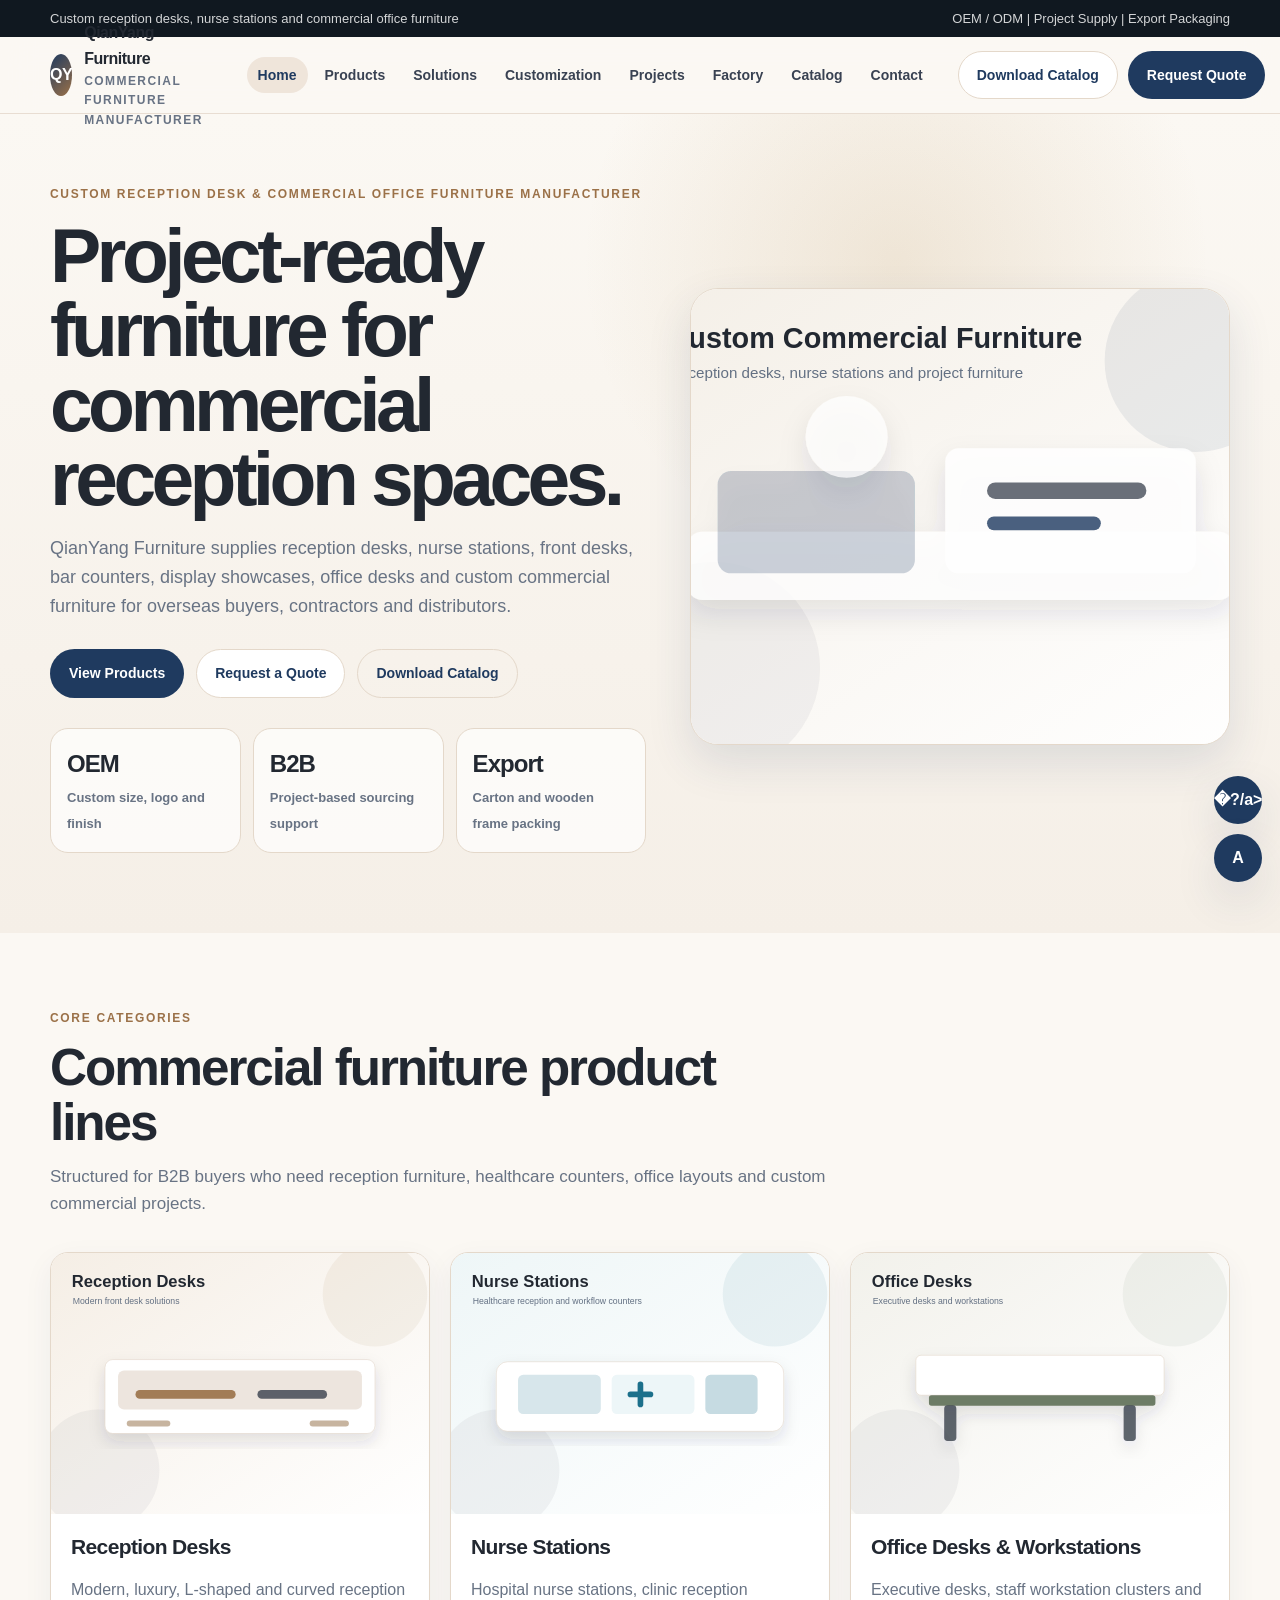
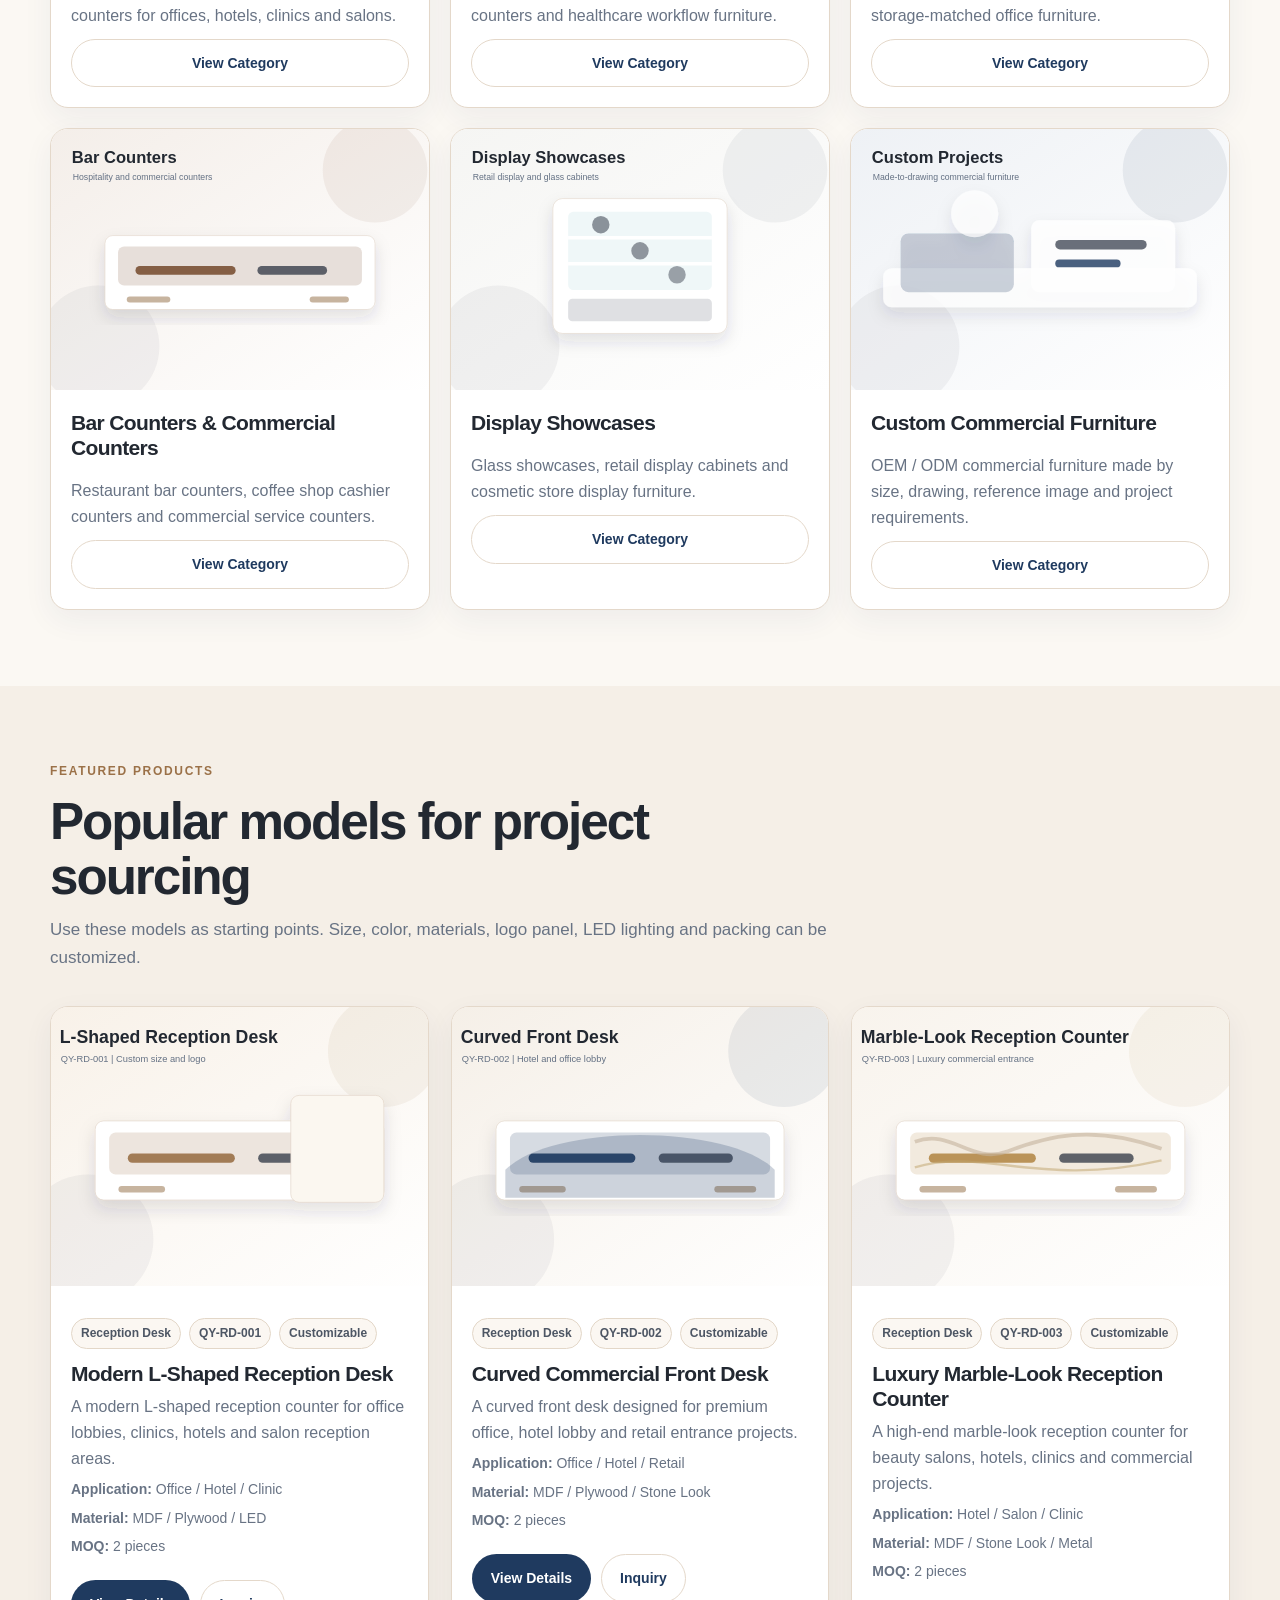
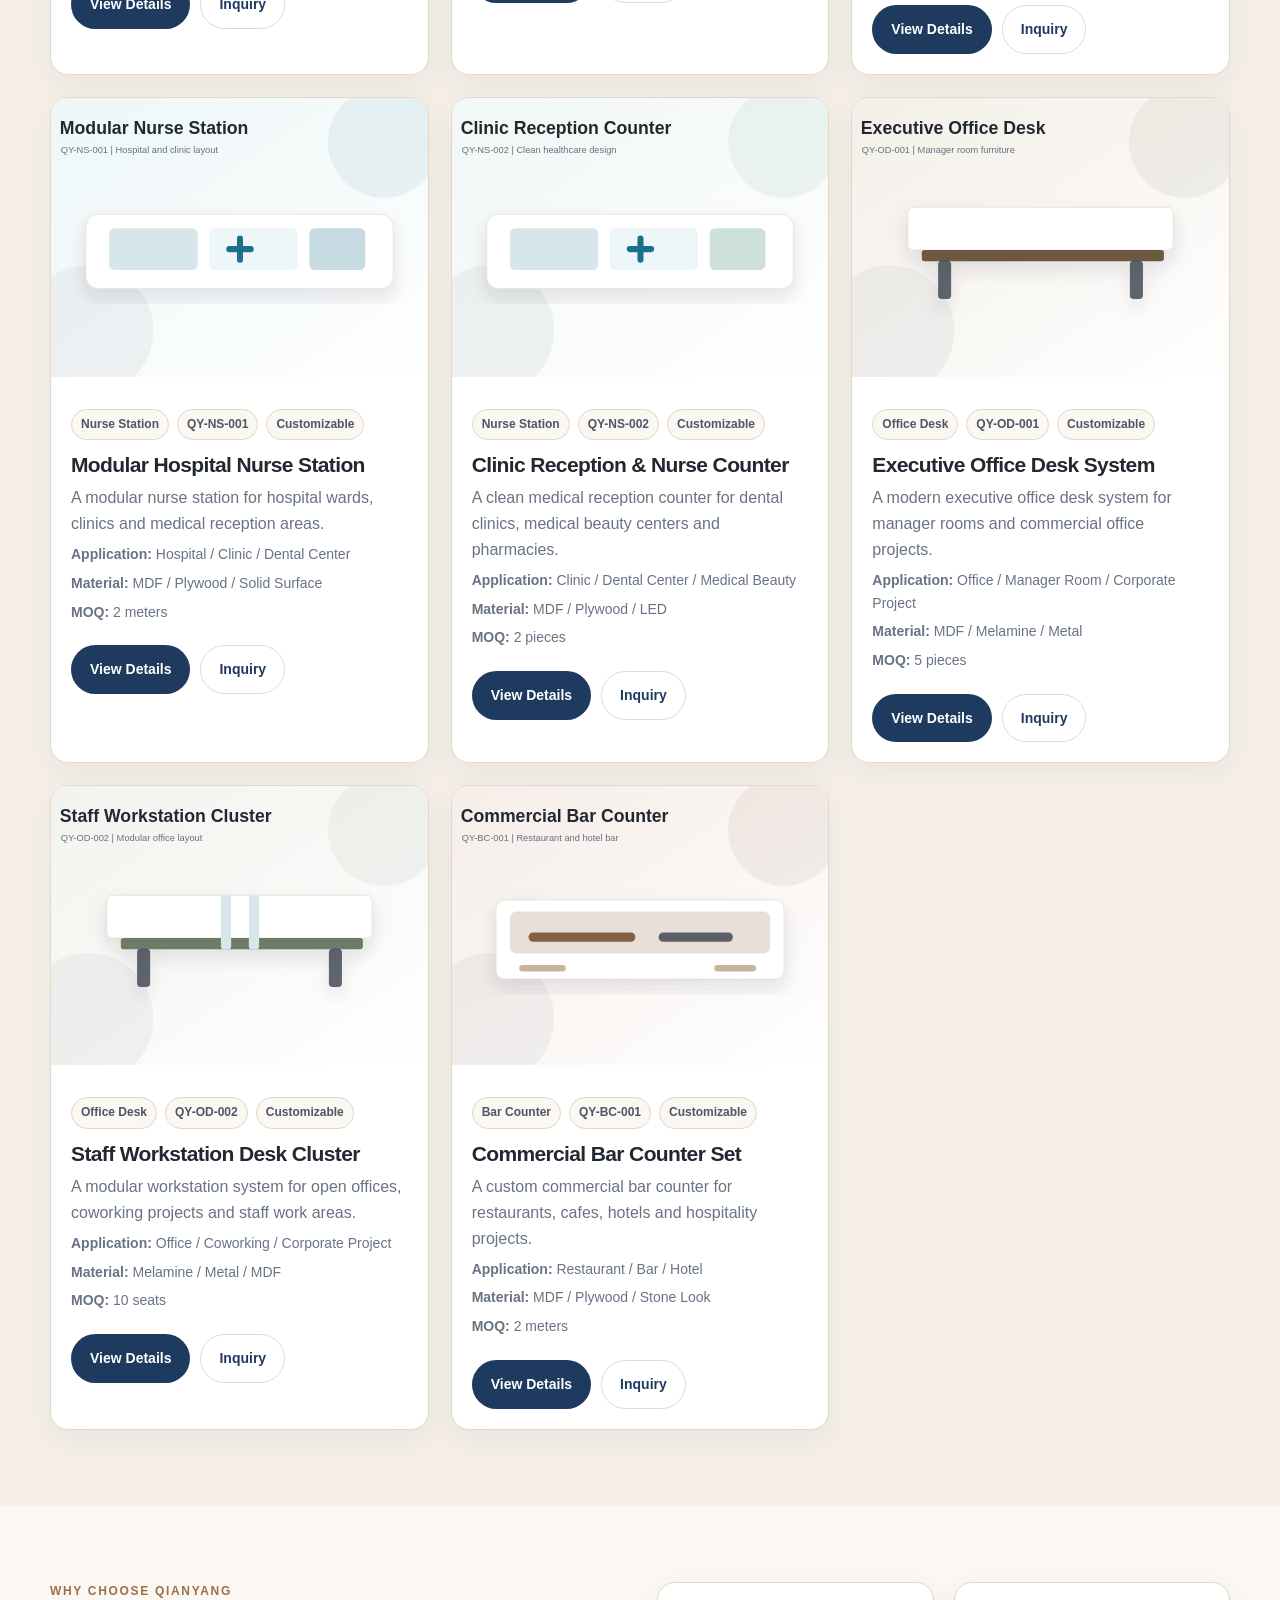
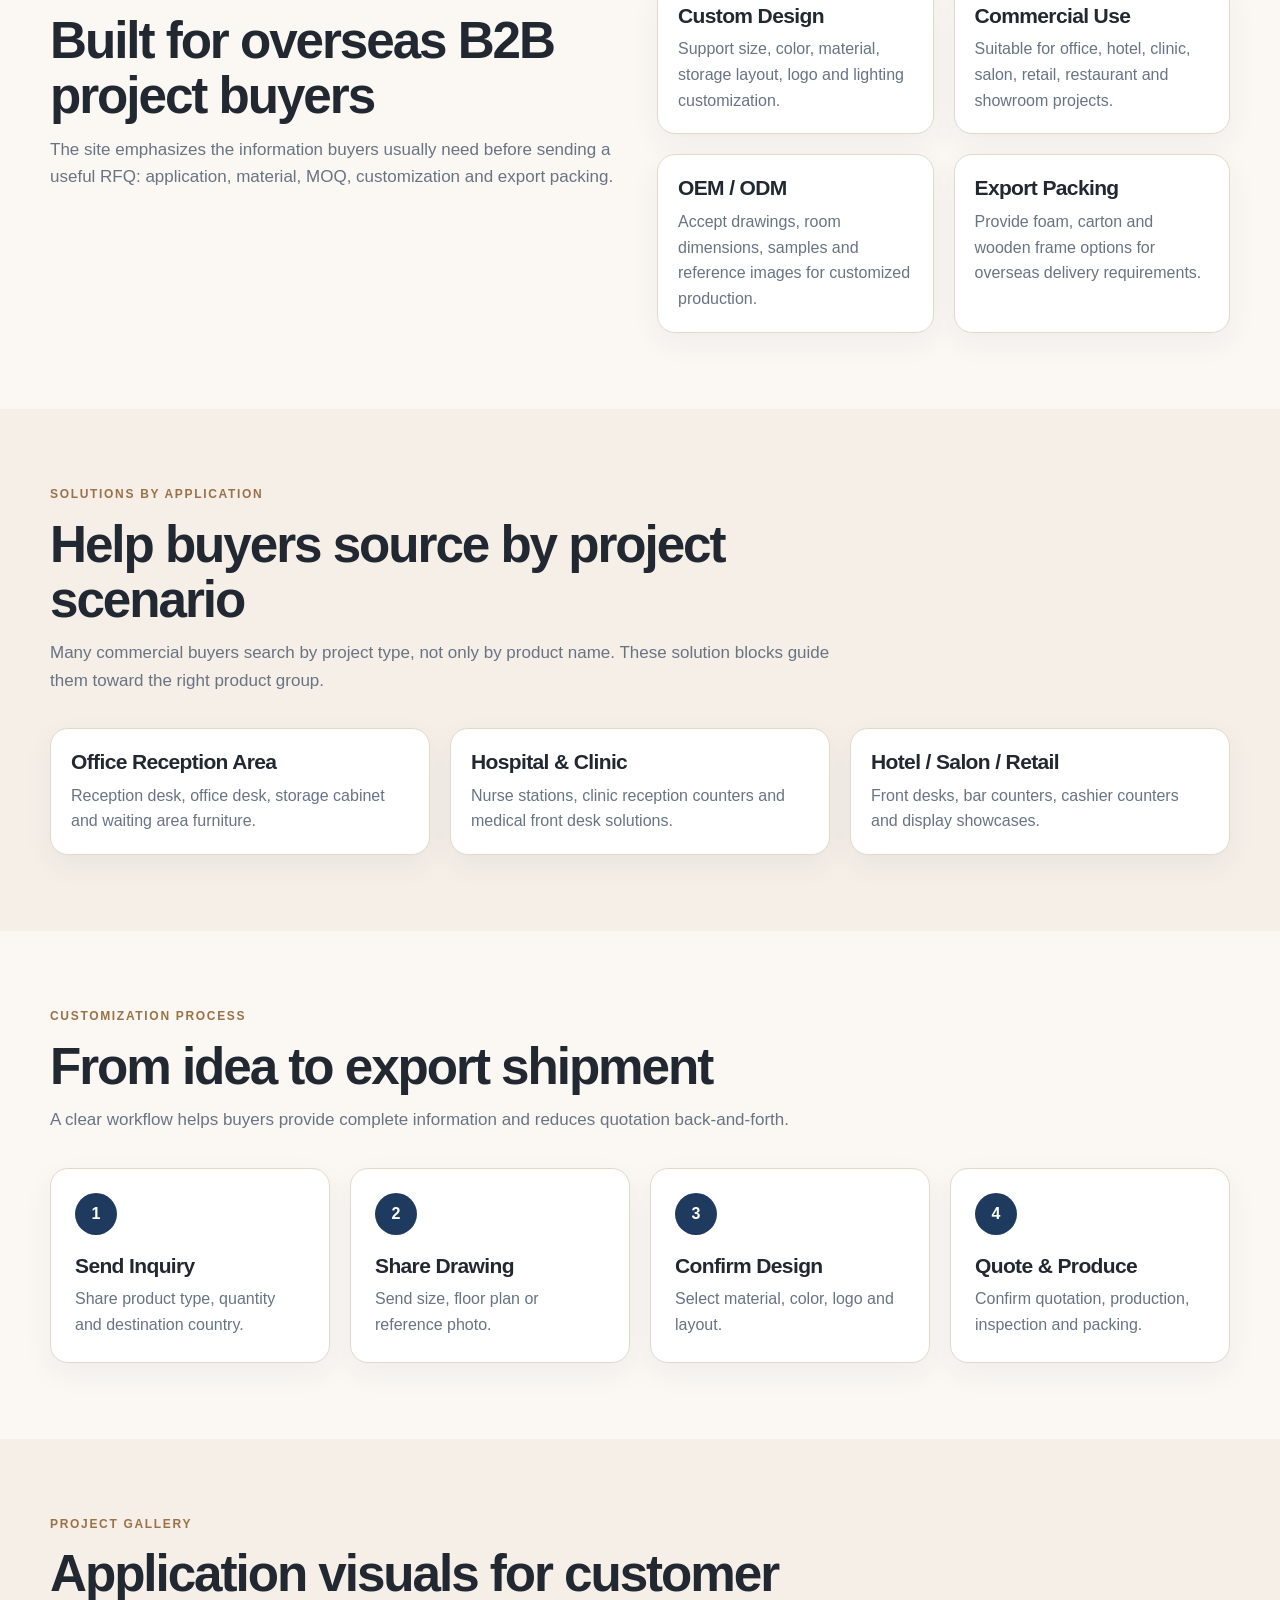
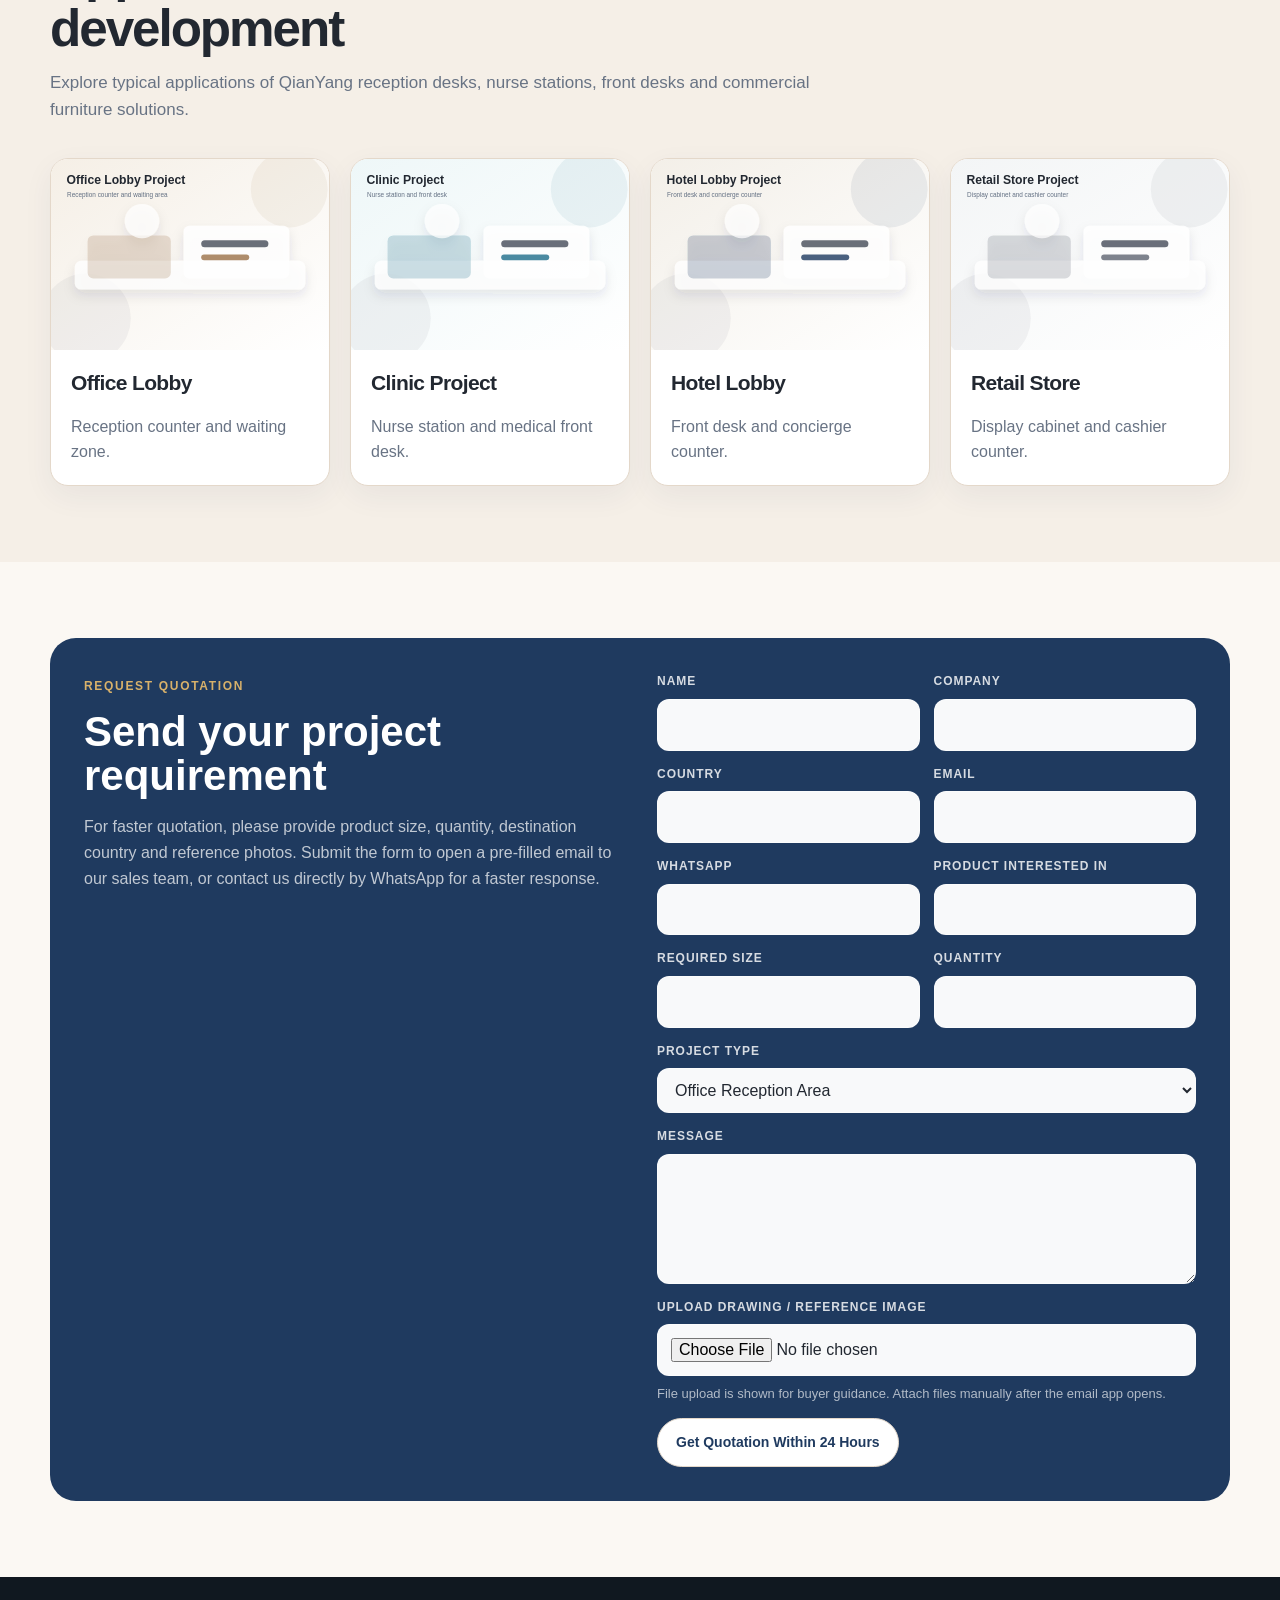
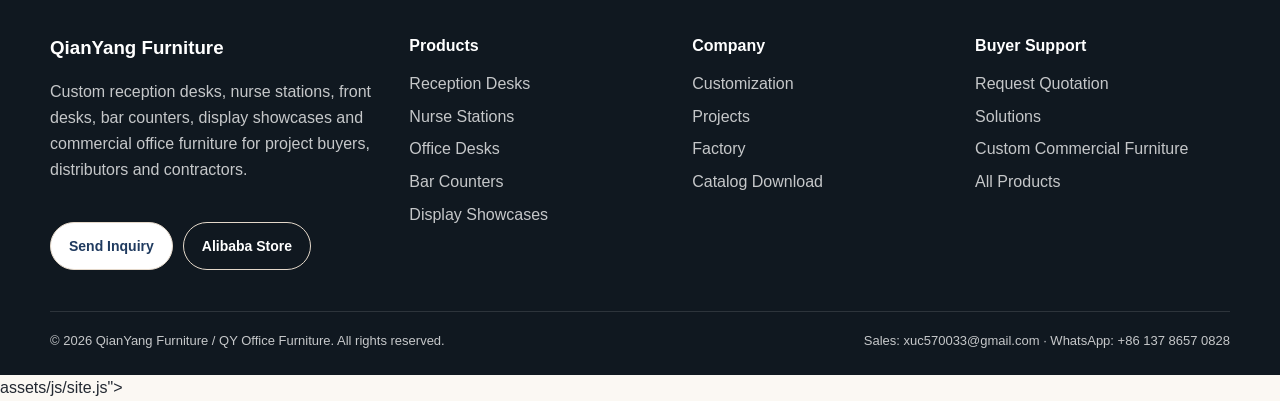
<file: index.html>
<!doctype html>
<html lang="en">
<head>
  <meta charset="utf-8">
  <meta name="viewport" content="width=device-width, initial-scale=1">
  <title>QianYang Furniture | Custom Reception Desk & Commercial Office Furniture Manufacturer</title>
  <meta name="description" content="B2B catalog website for reception desks, nurse stations, front desks, bar counters, display showcases and custom commercial furniture.">
  <link rel="stylesheet" href="assets/css/styles.css">
</head>
<body>

  <div class="topbar"><div class="container"><span>Custom reception desks, nurse stations and commercial office furniture</span><span>OEM / ODM | Project Supply | Export Packaging</span></div></div>
  <header class="site-header">
    <div class="container navbar">
      <a class="logo" href="index.html"><span class="logo-mark">QY</span><span>QianYang Furniture<small>Commercial Furniture Manufacturer</small></span></a>
      <nav><ul class="nav-links" id="navLinks"><li><a href="index.html">Home</a></li><li><a href="products.html">Products</a></li><li><a href="solutions.html">Solutions</a></li><li><a href="customization.html">Customization</a></li><li><a href="projects.html">Projects</a></li><li><a href="factory.html">Factory</a></li><li><a href="catalog.html">Catalog</a></li><li><a href="contact.html">Contact</a></li></ul></nav>
      <div class="nav-actions"><a class="btn secondary" href="catalog.html">Download Catalog</a><a class="btn primary" href="contact.html">Request Quote</a></div>
      <button class="mobile-toggle" id="mobileToggle" aria-label="Open menu">�?/button>
    </div>
  </header>
<main>

<section class="hero">
  <div class="container hero-grid">
    <div>
      <span class="eyebrow">Custom Reception Desk & Commercial Office Furniture Manufacturer</span>
      <h1>Project-ready furniture for commercial reception spaces.</h1>
      <p>QianYang Furniture supplies reception desks, nurse stations, front desks, bar counters, display showcases, office desks and custom commercial furniture for overseas buyers, contractors and distributors.</p>
      <div class="hero-actions"><a class="btn primary" href="products.html">View Products</a><a class="btn secondary" href="contact.html">Request a Quote</a><a class="btn ghost" href="catalog.html">Download Catalog</a></div>
      <div class="hero-stats"><div class="stat"><strong>OEM</strong><span>Custom size, logo and finish</span></div><div class="stat"><strong>B2B</strong><span>Project-based sourcing support</span></div><div class="stat"><strong>Export</strong><span>Carton and wooden frame packing</span></div></div>
    </div>
    <div class="hero-card"><img src="assets/images/hero.svg" alt="Commercial furniture hero banner"></div>
  </div>
</section>
<section class="section">
  <div class="container">
    <div class="section-title"><span class="eyebrow">Core Categories</span><h2>Commercial furniture product lines</h2><p>Structured for B2B buyers who need reception furniture, healthcare counters, office layouts and custom commercial projects.</p></div>
    <div class="grid cols-3"><a class="card category-card" href="reception-desks.html"><img src="assets/images/category-reception.svg" alt="Reception Desks"><div class="card-body"><h3>Reception Desks</h3><p>Modern, luxury, L-shaped and curved reception counters for offices, hotels, clinics and salons.</p><span class="btn ghost">View Category</span></div></a><a class="card category-card" href="nurse-stations.html"><img src="assets/images/category-nurse.svg" alt="Nurse Stations"><div class="card-body"><h3>Nurse Stations</h3><p>Hospital nurse stations, clinic reception counters and healthcare workflow furniture.</p><span class="btn ghost">View Category</span></div></a><a class="card category-card" href="office-desks.html"><img src="assets/images/category-office.svg" alt="Office Desks & Workstations"><div class="card-body"><h3>Office Desks & Workstations</h3><p>Executive desks, staff workstation clusters and storage-matched office furniture.</p><span class="btn ghost">View Category</span></div></a><a class="card category-card" href="bar-counters.html"><img src="assets/images/category-bar.svg" alt="Bar Counters & Commercial Counters"><div class="card-body"><h3>Bar Counters & Commercial Counters</h3><p>Restaurant bar counters, coffee shop cashier counters and commercial service counters.</p><span class="btn ghost">View Category</span></div></a><a class="card category-card" href="display-showcases.html"><img src="assets/images/category-showcase.svg" alt="Display Showcases"><div class="card-body"><h3>Display Showcases</h3><p>Glass showcases, retail display cabinets and cosmetic store display furniture.</p><span class="btn ghost">View Category</span></div></a><a class="card category-card" href="custom-commercial-furniture.html"><img src="assets/images/category-custom.svg" alt="Custom Commercial Furniture"><div class="card-body"><h3>Custom Commercial Furniture</h3><p>OEM / ODM commercial furniture made by size, drawing, reference image and project requirements.</p><span class="btn ghost">View Category</span></div></a></div>
  </div>
</section>
<section class="section alt">
  <div class="container">
    <div class="section-title"><span class="eyebrow">Featured Products</span><h2>Popular models for project sourcing</h2><p>Use these models as starting points. Size, color, materials, logo panel, LED lighting and packing can be customized.</p></div>
    <div id="productGrid" class="product-grid" data-featured="true"></div>
  </div>
</section>
<section class="section">
  <div class="container two-col">
    <div class="section-title"><span class="eyebrow">Why Choose QianYang</span><h2>Built for overseas B2B project buyers</h2><p>The site emphasizes the information buyers usually need before sending a useful RFQ: application, material, MOQ, customization and export packing.</p></div>
    <div class="grid cols-2">
      <div class="card"><div class="card-body"><h3>Custom Design</h3><p>Support size, color, material, storage layout, logo and lighting customization.</p></div></div>
      <div class="card"><div class="card-body"><h3>Commercial Use</h3><p>Suitable for office, hotel, clinic, salon, retail, restaurant and showroom projects.</p></div></div>
      <div class="card"><div class="card-body"><h3>OEM / ODM</h3><p>Accept drawings, room dimensions, samples and reference images for customized production.</p></div></div>
      <div class="card"><div class="card-body"><h3>Export Packing</h3><p>Provide foam, carton and wooden frame options for overseas delivery requirements.</p></div></div>
    </div>
  </div>
</section>
<section class="section alt">
  <div class="container">
    <div class="section-title"><span class="eyebrow">Solutions by Application</span><h2>Help buyers source by project scenario</h2><p>Many commercial buyers search by project type, not only by product name. These solution blocks guide them toward the right product group.</p></div>
    <div class="grid cols-3">
      <a class="card" href="solutions.html"><div class="card-body"><h3>Office Reception Area</h3><p>Reception desk, office desk, storage cabinet and waiting area furniture.</p></div></a>
      <a class="card" href="solutions.html"><div class="card-body"><h3>Hospital & Clinic</h3><p>Nurse stations, clinic reception counters and medical front desk solutions.</p></div></a>
      <a class="card" href="solutions.html"><div class="card-body"><h3>Hotel / Salon / Retail</h3><p>Front desks, bar counters, cashier counters and display showcases.</p></div></a>
    </div>
  </div>
</section>
<section class="section process">
  <div class="container">
    <div class="section-title"><span class="eyebrow">Customization Process</span><h2>From idea to export shipment</h2><p>A clear workflow helps buyers provide complete information and reduces quotation back-and-forth.</p></div>
    <div class="grid cols-4">
      <div class="card step"><h3>Send Inquiry</h3><p>Share product type, quantity and destination country.</p></div><div class="card step"><h3>Share Drawing</h3><p>Send size, floor plan or reference photo.</p></div><div class="card step"><h3>Confirm Design</h3><p>Select material, color, logo and layout.</p></div><div class="card step"><h3>Quote & Produce</h3><p>Confirm quotation, production, inspection and packing.</p></div>
    </div>
  </div>
</section>
<section class="section alt">
  <div class="container">
    <div class="section-title"><span class="eyebrow">Project Gallery</span><h2>Application visuals for customer development</h2><p>Explore typical applications of QianYang reception desks, nurse stations, front desks and commercial furniture solutions.</p></div>
    <div class="grid cols-4">
      <div class="card category-card"><img src="assets/images/project-office.svg" alt="Office lobby project"><div class="card-body"><h3>Office Lobby</h3><p>Reception counter and waiting zone.</p></div></div>
      <div class="card category-card"><img src="assets/images/project-clinic.svg" alt="Clinic project"><div class="card-body"><h3>Clinic Project</h3><p>Nurse station and medical front desk.</p></div></div>
      <div class="card category-card"><img src="assets/images/project-hotel.svg" alt="Hotel lobby project"><div class="card-body"><h3>Hotel Lobby</h3><p>Front desk and concierge counter.</p></div></div>
      <div class="card category-card"><img src="assets/images/project-retail.svg" alt="Retail store project"><div class="card-body"><h3>Retail Store</h3><p>Display cabinet and cashier counter.</p></div></div>
    </div>
  </div>
</section>

<script>/* inquiry section appended through static HTML */</script>
<section class="section">
  <div class="container">
    <div class="inquiry-box" id="inquiry">
      <div class="two-col">
        <div><span class="eyebrow" style="color:#d8b16a">Request Quotation</span><h2 style="font-size:42px;line-height:1.05;margin:12px 0">Send your project requirement</h2><p>For faster quotation, please provide product size, quantity, destination country and reference photos. Submit the form to open a pre-filled email to our sales team, or contact us directly by WhatsApp for a faster response.</p></div>
        <form class="inquiry-form">
          <div class="form-grid">
            <div class="field"><label>Name</label><input name="Name" required></div><div class="field"><label>Company</label><input name="Company"></div>
            <div class="field"><label>Country</label><input name="Country" required></div><div class="field"><label>Email</label><input type="email" name="Email" required></div>
            <div class="field"><label>WhatsApp</label><input name="WhatsApp"></div><div class="field"><label>Product Interested In</label><input name="Product Interested In"></div>
            <div class="field"><label>Required Size</label><input name="Required Size"></div><div class="field"><label>Quantity</label><input name="Quantity"></div>
            <div class="field full"><label>Project Type</label><select name="Project Type"><option>Office Reception Area</option><option>Hospital / Clinic</option><option>Hotel / Apartment Lobby</option><option>Salon / Spa</option><option>Restaurant / Bar</option><option>Retail Store</option><option>Other Commercial Project</option></select></div>
            <div class="field full"><label>Message</label><textarea name="Message"></textarea></div>
            <div class="field full"><label>Upload Drawing / Reference Image</label><input type="file" name="Reference File"><div class="note">File upload is shown for buyer guidance. Attach files manually after the email app opens.</div></div>
            <div class="full"><button class="btn secondary" type="submit">Get Quotation Within 24 Hours</button><div class="alert"></div></div>
          </div>
        </form>
      </div>
    </div>
  </div>
</section>

</main>

  <div class="float-contact"><a href="contact.html" title="Inquiry">�?/a><a href="https://qyofficefurniture.en.alibaba.com" target="_blank" rel="noopener" title="Alibaba">A</a></div>
  <footer class="footer">
    <div class="container">
      <div class="footer-grid">
        <div>
          <h3>QianYang Furniture</h3>
          <p>Custom reception desks, nurse stations, front desks, bar counters, display showcases and commercial office furniture for project buyers, distributors and contractors.</p>
          <div class="card-actions"><a class="btn secondary" href="contact.html">Send Inquiry</a><a class="btn ghost" style="color:#fff" href="https://qyofficefurniture.en.alibaba.com" target="_blank" rel="noopener">Alibaba Store</a></div>
        </div>
        <div><h4>Products</h4><a href="reception-desks.html">Reception Desks</a><a href="nurse-stations.html">Nurse Stations</a><a href="office-desks.html">Office Desks</a><a href="bar-counters.html">Bar Counters</a><a href="display-showcases.html">Display Showcases</a></div>
        <div><h4>Company</h4><a href="customization.html">Customization</a><a href="projects.html">Projects</a><a href="factory.html">Factory</a><a href="catalog.html">Catalog Download</a></div>
        <div><h4>Buyer Support</h4><a href="contact.html">Request Quotation</a><a href="solutions.html">Solutions</a><a href="custom-commercial-furniture.html">Custom Commercial Furniture</a><a href="products.html">All Products</a></div>
      </div>
      <div class="footer-bottom"><span>© 2026 QianYang Furniture / QY Office Furniture. All rights reserved.</span><span>Sales: <a href="mailto:xuc570033@gmail.com" style="display:inline;margin:0">xuc570033@gmail.com</a> · WhatsApp: <a href="https://wa.me/8613786570828" target="_blank" rel="noopener" style="display:inline;margin:0">+86 137 8657 0828</a></span></div>
    </div>
  </footer>
<script src="assets/js/site.js"></script>
</body>
</html>assets/js/site.js"></script>
</body>
</html>
</file>
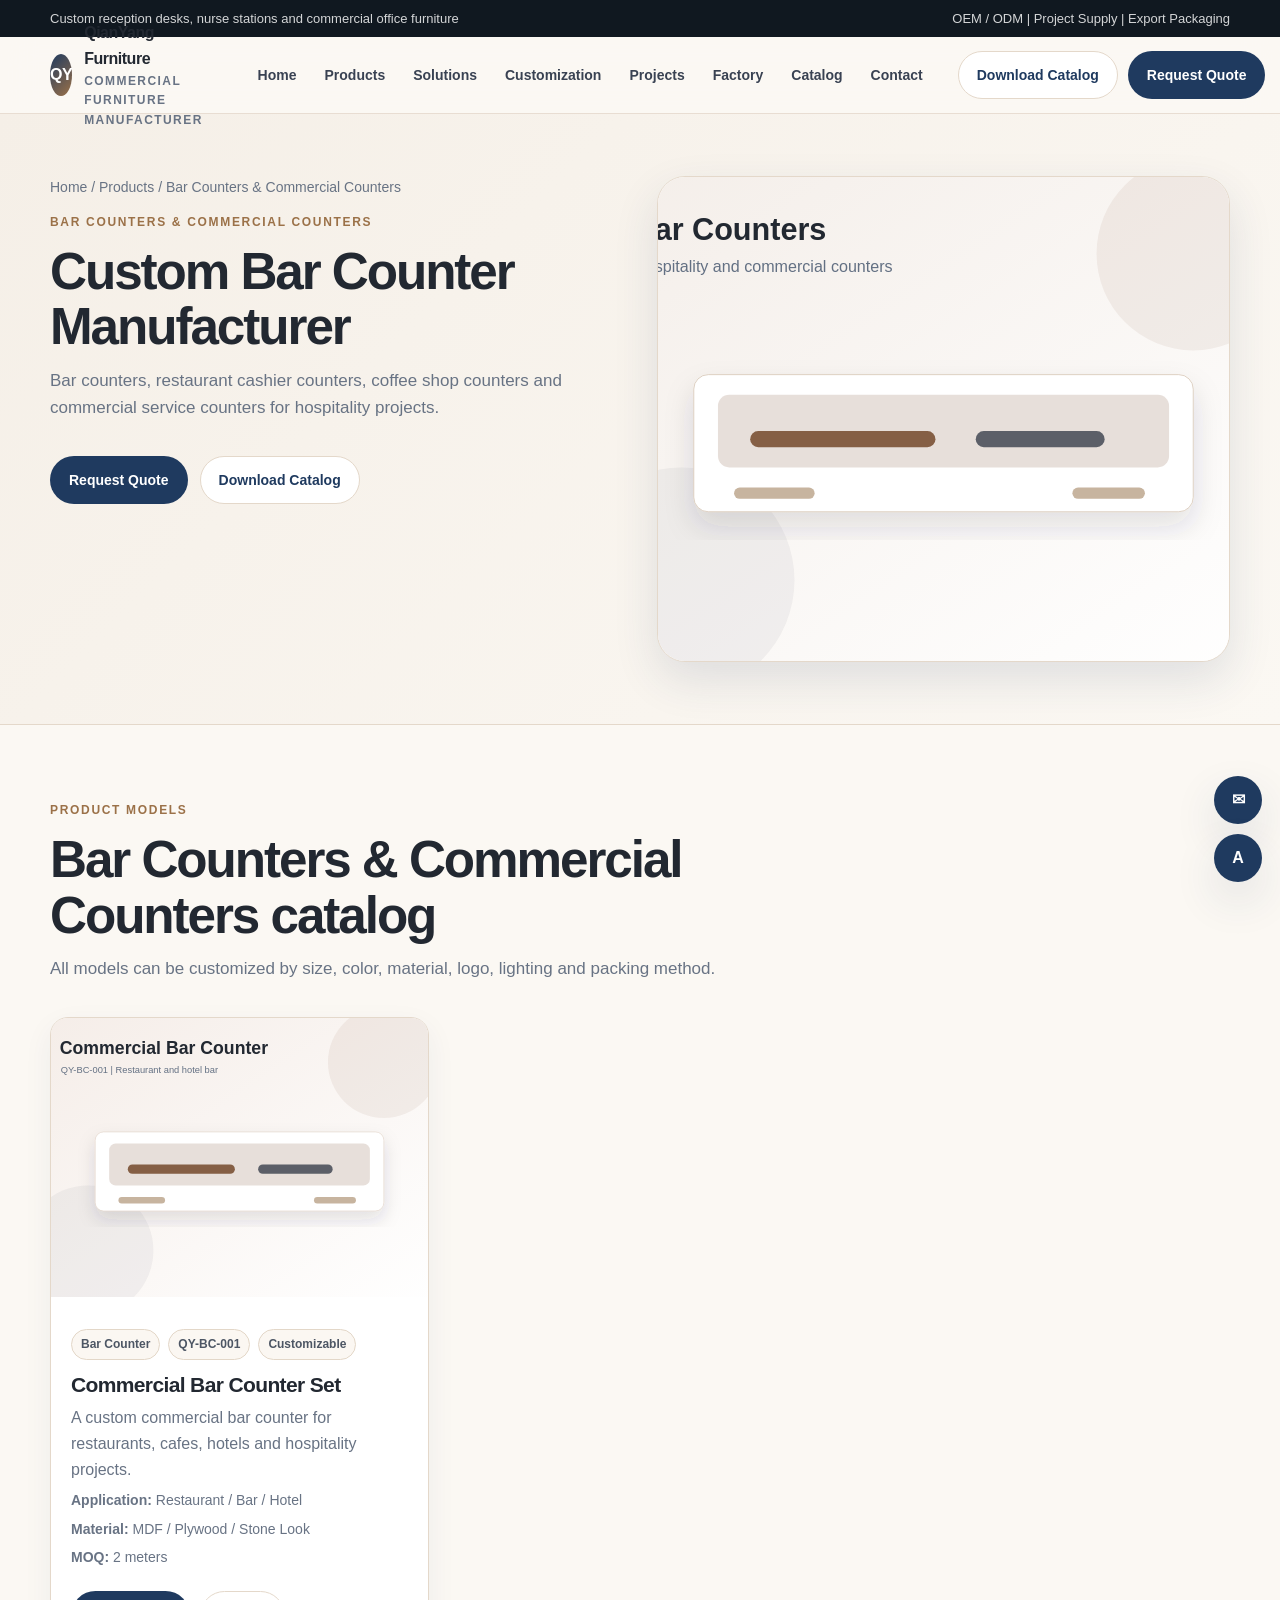
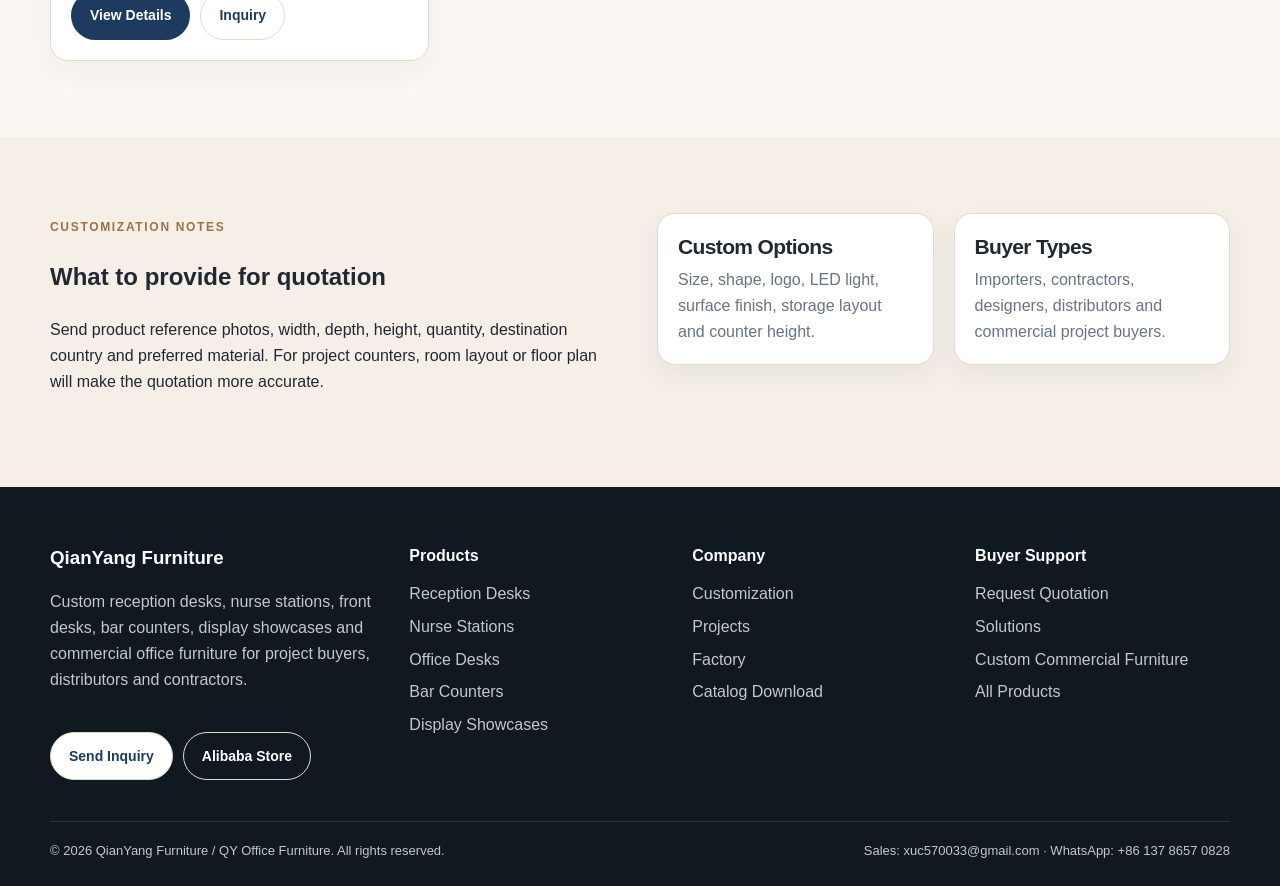
<file: bar-counters.html>
<!doctype html>
<html lang="en">
<head>
  <meta charset="utf-8">
  <meta name="viewport" content="width=device-width, initial-scale=1">
  <title>Bar Counters & Commercial Counters | QianYang Furniture</title>
  <meta name="description" content="Bar counters, restaurant cashier counters, coffee shop counters and commercial service counters for hospitality projects.">
  <link rel="stylesheet" href="assets/css/styles.css">
</head>
<body>

  <div class="topbar"><div class="container"><span>Custom reception desks, nurse stations and commercial office furniture</span><span>OEM / ODM | Project Supply | Export Packaging</span></div></div>
  <header class="site-header">
    <div class="container navbar">
      <a class="logo" href="index.html"><span class="logo-mark">QY</span><span>QianYang Furniture<small>Commercial Furniture Manufacturer</small></span></a>
      <nav><ul class="nav-links" id="navLinks"><li><a href="index.html">Home</a></li><li><a href="products.html">Products</a></li><li><a href="solutions.html">Solutions</a></li><li><a href="customization.html">Customization</a></li><li><a href="projects.html">Projects</a></li><li><a href="factory.html">Factory</a></li><li><a href="catalog.html">Catalog</a></li><li><a href="contact.html">Contact</a></li></ul></nav>
      <div class="nav-actions"><a class="btn secondary" href="catalog.html">Download Catalog</a><a class="btn primary" href="contact.html">Request Quote</a></div>
      <button class="mobile-toggle" id="mobileToggle" aria-label="Open menu">☰</button>
    </div>
  </header>
<main>

<section class="page-hero"><div class="container two-col"><div><div class="crumbs">Home / Products / Bar Counters & Commercial Counters</div><div class="section-title"><span class="eyebrow">Bar Counters & Commercial Counters</span><h1>Custom Bar Counter Manufacturer</h1><p>Bar counters, restaurant cashier counters, coffee shop counters and commercial service counters for hospitality projects.</p></div><div class="hero-actions"><a class="btn primary" href="contact.html?product=Bar Counters & Commercial Counters">Request Quote</a><a class="btn secondary" href="catalog.html">Download Catalog</a></div></div><div class="hero-card"><img src="assets/images/category-bar.svg" alt="Bar Counters & Commercial Counters"></div></div></section>
<section class="section"><div class="container"><div class="section-title"><span class="eyebrow">Product Models</span><h2>Bar Counters & Commercial Counters catalog</h2><p>All models can be customized by size, color, material, logo, lighting and packing method.</p></div><div id="productGrid" class="product-grid" data-category="Bar Counter"></div></div></section>
<section class="section alt"><div class="container two-col"><div><span class="eyebrow">Customization Notes</span><h2>What to provide for quotation</h2><p>Send product reference photos, width, depth, height, quantity, destination country and preferred material. For project counters, room layout or floor plan will make the quotation more accurate.</p></div><div class="grid cols-2"><div class="card"><div class="card-body"><h3>Custom Options</h3><p>Size, shape, logo, LED light, surface finish, storage layout and counter height.</p></div></div><div class="card"><div class="card-body"><h3>Buyer Types</h3><p>Importers, contractors, designers, distributors and commercial project buyers.</p></div></div></div></div></section>

</main>

  <div class="float-contact"><a href="contact.html" title="Inquiry">✉</a><a href="https://qyofficefurniture.en.alibaba.com" target="_blank" rel="noopener" title="Alibaba">A</a></div>
  <footer class="footer">
    <div class="container">
      <div class="footer-grid">
        <div>
          <h3>QianYang Furniture</h3>
          <p>Custom reception desks, nurse stations, front desks, bar counters, display showcases and commercial office furniture for project buyers, distributors and contractors.</p>
          <div class="card-actions"><a class="btn secondary" href="contact.html">Send Inquiry</a><a class="btn ghost" style="color:#fff" href="https://qyofficefurniture.en.alibaba.com" target="_blank" rel="noopener">Alibaba Store</a></div>
        </div>
        <div><h4>Products</h4><a href="reception-desks.html">Reception Desks</a><a href="nurse-stations.html">Nurse Stations</a><a href="office-desks.html">Office Desks</a><a href="bar-counters.html">Bar Counters</a><a href="display-showcases.html">Display Showcases</a></div>
        <div><h4>Company</h4><a href="customization.html">Customization</a><a href="projects.html">Projects</a><a href="factory.html">Factory</a><a href="catalog.html">Catalog Download</a></div>
        <div><h4>Buyer Support</h4><a href="contact.html">Request Quotation</a><a href="solutions.html">Solutions</a><a href="custom-commercial-furniture.html">Custom Commercial Furniture</a><a href="products.html">All Products</a></div>
      </div>
      <div class="footer-bottom"><span>© 2026 QianYang Furniture / QY Office Furniture. All rights reserved.</span><span>Sales: <a href="mailto:xuc570033@gmail.com" style="display:inline;margin:0">xuc570033@gmail.com</a> · WhatsApp: <a href="https://wa.me/8613786570828" target="_blank" rel="noopener" style="display:inline;margin:0">+86 137 8657 0828</a></span></div>
    </div>
  </footer>
<script src="assets/js/site.js"></script>
</body>
</html>
</file>
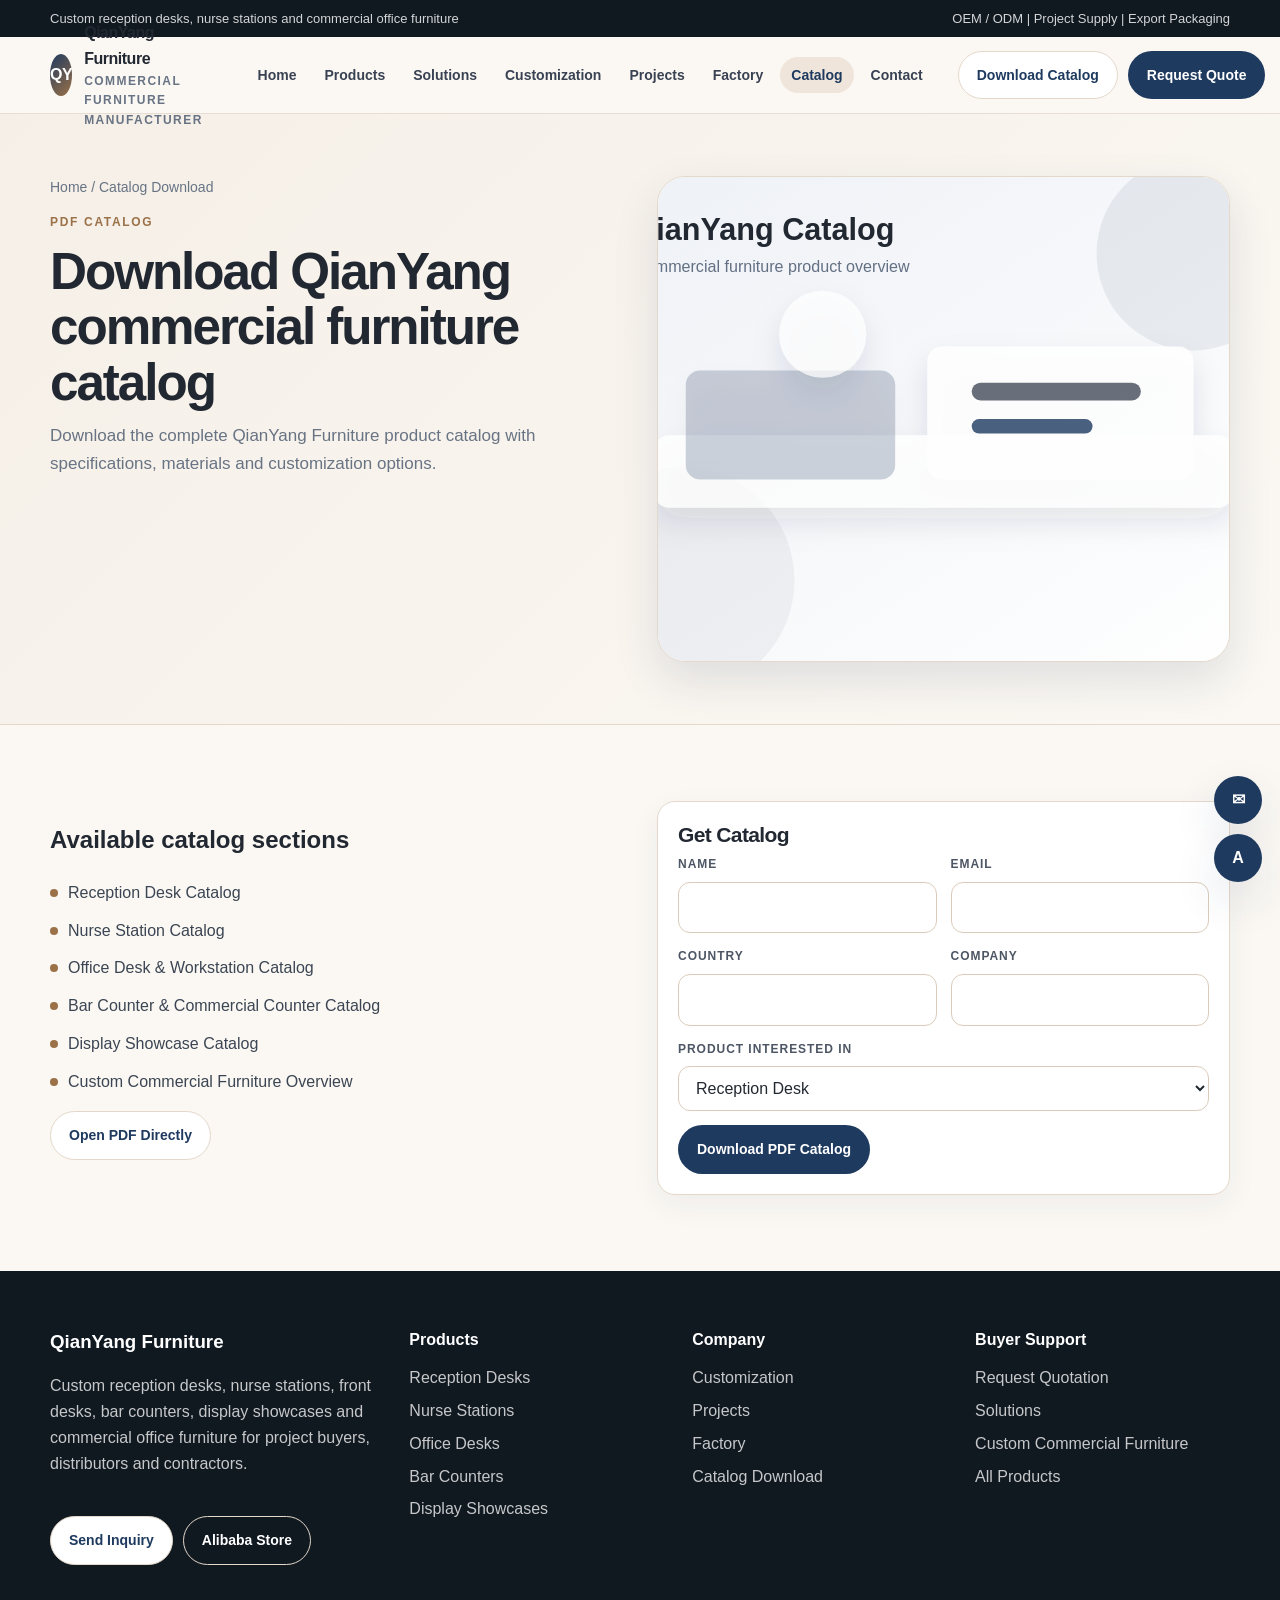
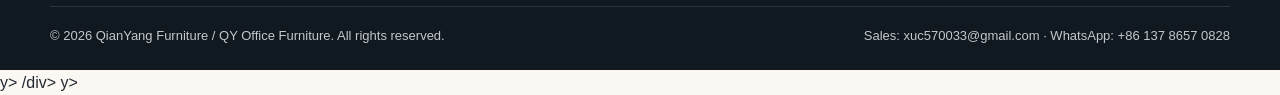
<file: catalog.html>
<!doctype html>
<html lang="en">
<head>
  <meta charset="utf-8">
  <meta name="viewport" content="width=device-width, initial-scale=1">
  <title>Catalog Download | QianYang Furniture</title>
  <meta name="description" content="Download PDF catalogs for reception desks, nurse stations, office desks, bar counters, showcases and custom commercial furniture.">
  <link rel="stylesheet" href="assets/css/styles.css">
</head>
<body>

  <div class="topbar"><div class="container"><span>Custom reception desks, nurse stations and commercial office furniture</span><span>OEM / ODM | Project Supply | Export Packaging</span></div></div>
  <header class="site-header">
    <div class="container navbar">
      <a class="logo" href="index.html"><span class="logo-mark">QY</span><span>QianYang Furniture<small>Commercial Furniture Manufacturer</small></span></a>
      <nav><ul class="nav-links" id="navLinks"><li><a href="index.html">Home</a></li><li><a href="products.html">Products</a></li><li><a href="solutions.html">Solutions</a></li><li><a href="customization.html">Customization</a></li><li><a href="projects.html">Projects</a></li><li><a href="factory.html">Factory</a></li><li><a href="catalog.html">Catalog</a></li><li><a href="contact.html">Contact</a></li></ul></nav>
      <div class="nav-actions"><a class="btn secondary" href="catalog.html">Download Catalog</a><a class="btn primary" href="contact.html">Request Quote</a></div>
      <button class="mobile-toggle" id="mobileToggle" aria-label="Open menu">☰</button>
    </div>
  </header>
<main>

<section class="page-hero"><div class="container two-col"><div><div class="crumbs">Home / Catalog Download</div><div class="section-title"><span class="eyebrow">PDF Catalog</span><h1>Download QianYang commercial furniture catalog</h1><p>Download the complete QianYang Furniture product catalog with specifications, materials and customization options.</p></div></div><div class="hero-card"><img src="assets/images/catalog-cover.svg" alt="Catalog cover"></div></div></section>
<section class="section"><div class="container two-col"><div><h2>Available catalog sections</h2><ul class="feature-list"><li>Reception Desk Catalog</li><li>Nurse Station Catalog</li><li>Office Desk & Workstation Catalog</li><li>Bar Counter & Commercial Counter Catalog</li><li>Display Showcase Catalog</li><li>Custom Commercial Furniture Overview</li></ul><div class="card-actions"><a class="btn secondary" href="assets/catalog/qianyang-commercial-furniture-catalog.pdf" target="_blank">Open PDF Directly</a></div></div><div class="card"><div class="card-body"><h3>Get Catalog</h3><form id="catalogForm"><div class="form-grid"><div class="field"><label>Name</label><input name="Name" required></div><div class="field"><label>Email</label><input type="email" name="Email" required></div><div class="field"><label>Country</label><input name="Country" required></div><div class="field"><label>Company</label><input name="Company"></div><div class="field full"><label>Product Interested In</label><select name="Product Interested In"><option>Reception Desk</option><option>Nurse Station</option><option>Office Desk</option><option>Bar Counter</option><option>Display Showcase</option><option>Custom Commercial Furniture</option></select></div><div class="full"><button class="btn primary" type="submit">Download PDF Catalog</button><div class="alert" id="catalogNotice">The product catalog will open in a new browser tab.</div></div></div></form></div></div></div></section>

</main>

  <div class="float-contact"><a href="contact.html" title="Inquiry">✉</a><a href="https://qyofficefurniture.en.alibaba.com" target="_blank" rel="noopener" title="Alibaba">A</a></div>
  <footer class="footer">
    <div class="container">
      <div class="footer-grid">
        <div>
          <h3>QianYang Furniture</h3>
          <p>Custom reception desks, nurse stations, front desks, bar counters, display showcases and commercial office furniture for project buyers, distributors and contractors.</p>
          <div class="card-actions"><a class="btn secondary" href="contact.html">Send Inquiry</a><a class="btn ghost" style="color:#fff" href="https://qyofficefurniture.en.alibaba.com" target="_blank" rel="noopener">Alibaba Store</a></div>
        </div>
        <div><h4>Products</h4><a href="reception-desks.html">Reception Desks</a><a href="nurse-stations.html">Nurse Stations</a><a href="office-desks.html">Office Desks</a><a href="bar-counters.html">Bar Counters</a><a href="display-showcases.html">Display Showcases</a></div>
        <div><h4>Company</h4><a href="customization.html">Customization</a><a href="projects.html">Projects</a><a href="factory.html">Factory</a><a href="catalog.html">Catalog Download</a></div>
        <div><h4>Buyer Support</h4><a href="contact.html">Request Quotation</a><a href="solutions.html">Solutions</a><a href="custom-commercial-furniture.html">Custom Commercial Furniture</a><a href="products.html">All Products</a></div>
      </div>
      <div class="footer-bottom"><span>© 2026 QianYang Furniture / QY Office Furniture. All rights reserved.</span><span>Sales: <a href="mailto:xuc570033@gmail.com" style="display:inline;margin:0">xuc570033@gmail.com</a> · WhatsApp: <a href="https://wa.me/8613786570828" target="_blank" rel="noopener" style="display:inline;margin:0">+86 137 8657 0828</a></span></div>
    </div>
  </footer>
<script src="assets/js/site.js"></script>
</body>
</html>y>
</html>/div>
  </footer>
<script src="assets/js/site.js"></script>
</body>
</html>y>
</html>
</file>
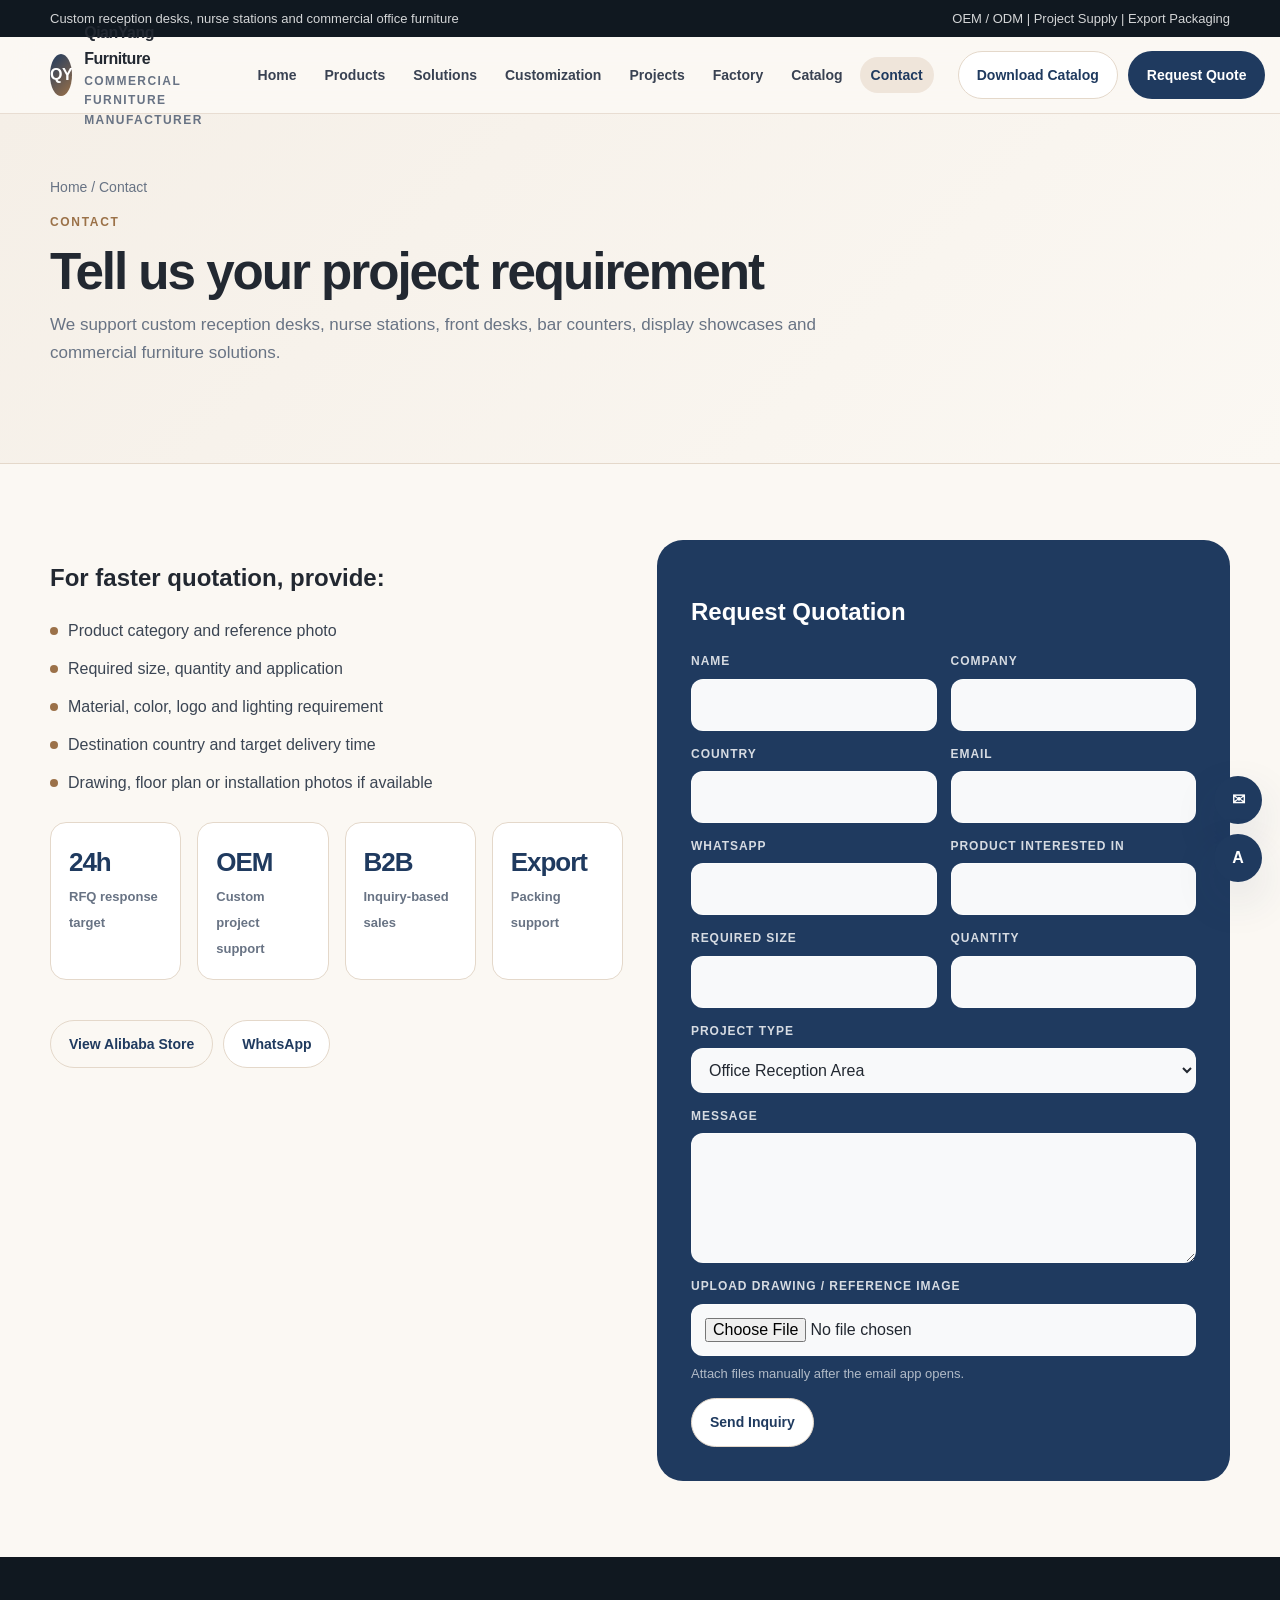
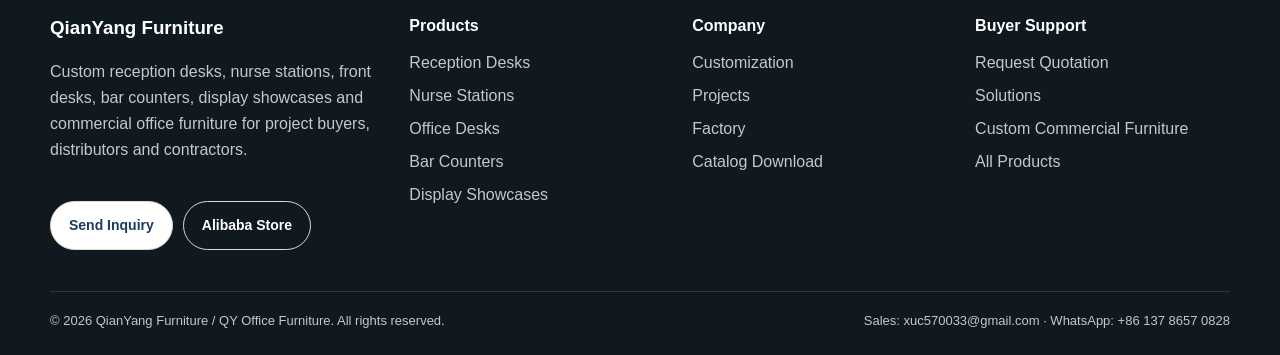
<file: contact.html>
<!doctype html>
<html lang="en">
<head>
  <meta charset="utf-8">
  <meta name="viewport" content="width=device-width, initial-scale=1">
  <title>Contact | QianYang Furniture</title>
  <meta name="description" content="Contact form for custom reception desks, nurse stations and commercial furniture project quotation.">
  <link rel="stylesheet" href="assets/css/styles.css">
</head>
<body>

  <div class="topbar"><div class="container"><span>Custom reception desks, nurse stations and commercial office furniture</span><span>OEM / ODM | Project Supply | Export Packaging</span></div></div>
  <header class="site-header">
    <div class="container navbar">
      <a class="logo" href="index.html"><span class="logo-mark">QY</span><span>QianYang Furniture<small>Commercial Furniture Manufacturer</small></span></a>
      <nav><ul class="nav-links" id="navLinks"><li><a href="index.html">Home</a></li><li><a href="products.html">Products</a></li><li><a href="solutions.html">Solutions</a></li><li><a href="customization.html">Customization</a></li><li><a href="projects.html">Projects</a></li><li><a href="factory.html">Factory</a></li><li><a href="catalog.html">Catalog</a></li><li><a href="contact.html">Contact</a></li></ul></nav>
      <div class="nav-actions"><a class="btn secondary" href="catalog.html">Download Catalog</a><a class="btn primary" href="contact.html">Request Quote</a></div>
      <button class="mobile-toggle" id="mobileToggle" aria-label="Open menu">☰</button>
    </div>
  </header>
<main>

<section class="page-hero"><div class="container"><div class="crumbs">Home / Contact</div><div class="section-title"><span class="eyebrow">Contact</span><h1>Tell us your project requirement</h1><p>We support custom reception desks, nurse stations, front desks, bar counters, display showcases and commercial furniture solutions.</p></div></div></section>
<section class="section"><div class="container two-col"><div><h2>For faster quotation, provide:</h2><ul class="feature-list"><li>Product category and reference photo</li><li>Required size, quantity and application</li><li>Material, color, logo and lighting requirement</li><li>Destination country and target delivery time</li><li>Drawing, floor plan or installation photos if available</li></ul><div class="kpi-row"><div class="kpi"><strong>24h</strong><span>RFQ response target</span></div><div class="kpi"><strong>OEM</strong><span>Custom project support</span></div><div class="kpi"><strong>B2B</strong><span>Inquiry-based sales</span></div><div class="kpi"><strong>Export</strong><span>Packing support</span></div></div><div class="card-actions" style="margin-top:24px"><a class="btn ghost" href="https://qyofficefurniture.en.alibaba.com" target="_blank" rel="noopener">View Alibaba Store</a><a class="btn secondary js-whatsapp" href="#" data-product="commercial furniture project">WhatsApp</a></div></div><div class="inquiry-box"><h2>Request Quotation</h2><form class="inquiry-form"><div class="form-grid"><div class="field"><label>Name</label><input name="Name" required></div><div class="field"><label>Company</label><input name="Company"></div><div class="field"><label>Country</label><input name="Country" required></div><div class="field"><label>Email</label><input type="email" name="Email" required></div><div class="field"><label>WhatsApp</label><input name="WhatsApp"></div><div class="field"><label>Product Interested In</label><input name="Product Interested In"></div><div class="field"><label>Required Size</label><input name="Required Size"></div><div class="field"><label>Quantity</label><input name="Quantity"></div><div class="field full"><label>Project Type</label><select name="Project Type"><option>Office Reception Area</option><option>Hospital / Clinic</option><option>Hotel / Apartment Lobby</option><option>Salon / Spa</option><option>Restaurant / Bar</option><option>Retail Store</option><option>Other Commercial Project</option></select></div><div class="field full"><label>Message</label><textarea name="Message"></textarea></div><div class="field full"><label>Upload Drawing / Reference Image</label><input type="file" name="Reference File"><div class="note">Attach files manually after the email app opens.</div></div><div class="full"><button class="btn secondary" type="submit">Send Inquiry</button><div class="alert"></div></div></div></form></div></div></section>

</main>

  <div class="float-contact"><a href="contact.html" title="Inquiry">✉</a><a href="https://qyofficefurniture.en.alibaba.com" target="_blank" rel="noopener" title="Alibaba">A</a></div>
  <footer class="footer">
    <div class="container">
      <div class="footer-grid">
        <div>
          <h3>QianYang Furniture</h3>
          <p>Custom reception desks, nurse stations, front desks, bar counters, display showcases and commercial office furniture for project buyers, distributors and contractors.</p>
          <div class="card-actions"><a class="btn secondary" href="contact.html">Send Inquiry</a><a class="btn ghost" style="color:#fff" href="https://qyofficefurniture.en.alibaba.com" target="_blank" rel="noopener">Alibaba Store</a></div>
        </div>
        <div><h4>Products</h4><a href="reception-desks.html">Reception Desks</a><a href="nurse-stations.html">Nurse Stations</a><a href="office-desks.html">Office Desks</a><a href="bar-counters.html">Bar Counters</a><a href="display-showcases.html">Display Showcases</a></div>
        <div><h4>Company</h4><a href="customization.html">Customization</a><a href="projects.html">Projects</a><a href="factory.html">Factory</a><a href="catalog.html">Catalog Download</a></div>
        <div><h4>Buyer Support</h4><a href="contact.html">Request Quotation</a><a href="solutions.html">Solutions</a><a href="custom-commercial-furniture.html">Custom Commercial Furniture</a><a href="products.html">All Products</a></div>
      </div>
      <div class="footer-bottom"><span>© 2026 QianYang Furniture / QY Office Furniture. All rights reserved.</span><span>Sales: <a href="mailto:xuc570033@gmail.com" style="display:inline;margin:0">xuc570033@gmail.com</a> · WhatsApp: <a href="https://wa.me/8613786570828" target="_blank" rel="noopener" style="display:inline;margin:0">+86 137 8657 0828</a></span></div>
    </div>
  </footer>
<script src="assets/js/site.js"></script>
</body>
</html>
</file>
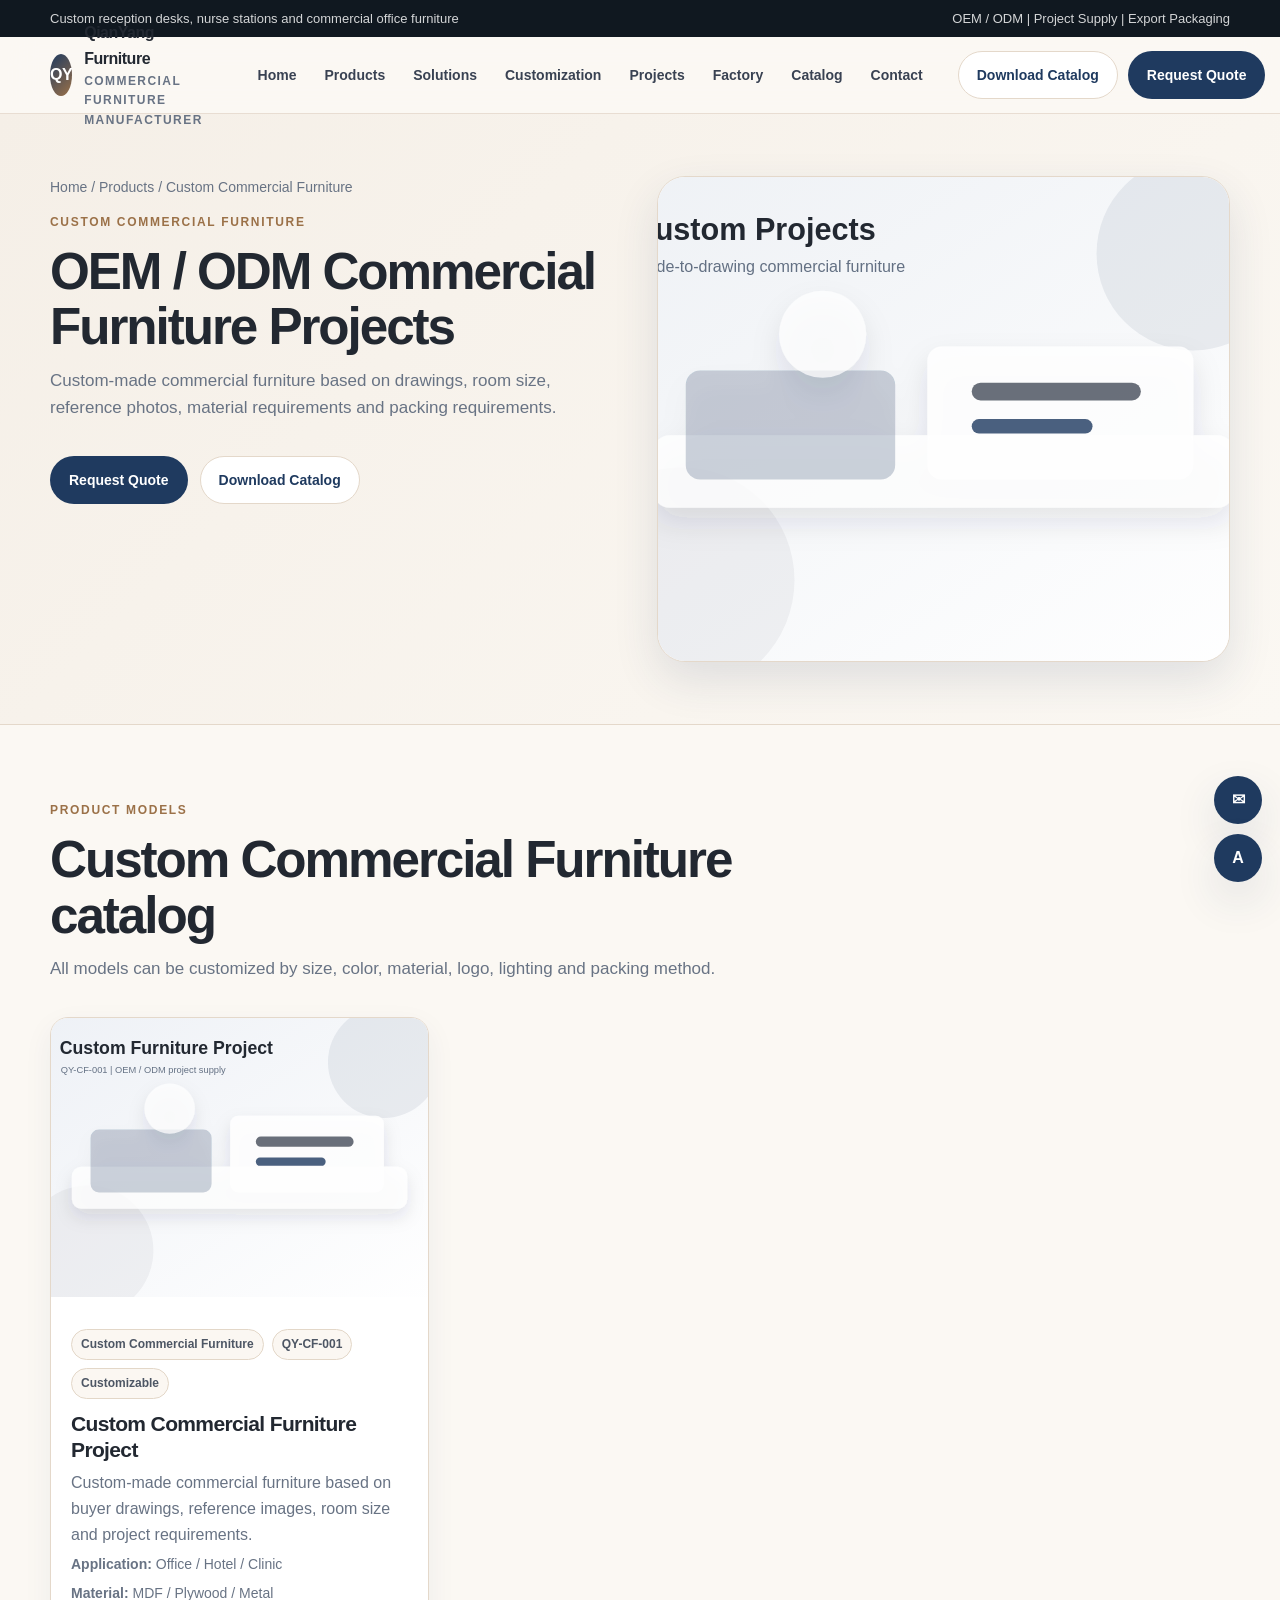
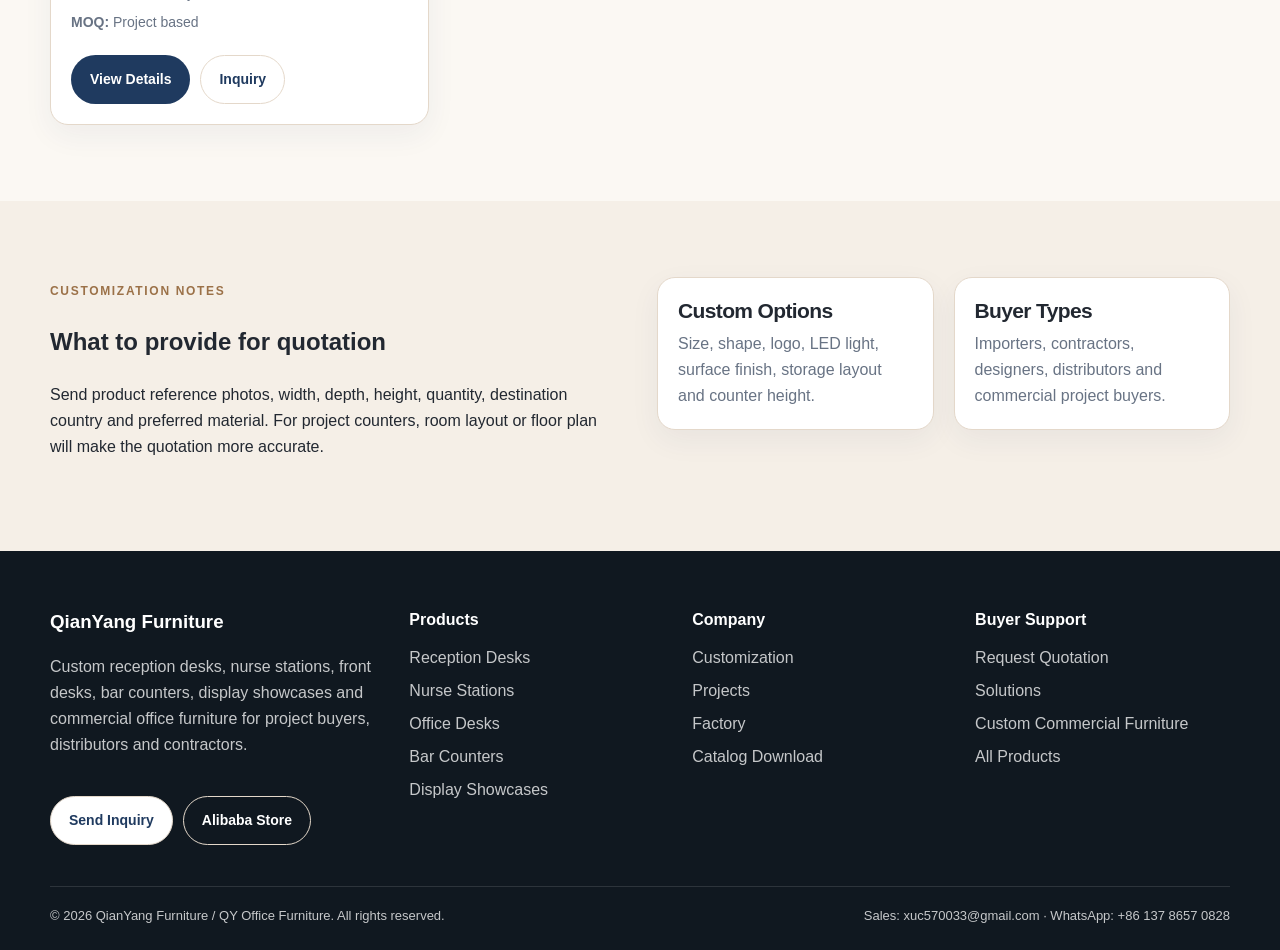
<file: custom-commercial-furniture.html>
<!doctype html>
<html lang="en">
<head>
  <meta charset="utf-8">
  <meta name="viewport" content="width=device-width, initial-scale=1">
  <title>Custom Commercial Furniture | QianYang Furniture</title>
  <meta name="description" content="Custom-made commercial furniture based on drawings, room size, reference photos, material requirements and packing requirements.">
  <link rel="stylesheet" href="assets/css/styles.css">
</head>
<body>

  <div class="topbar"><div class="container"><span>Custom reception desks, nurse stations and commercial office furniture</span><span>OEM / ODM | Project Supply | Export Packaging</span></div></div>
  <header class="site-header">
    <div class="container navbar">
      <a class="logo" href="index.html"><span class="logo-mark">QY</span><span>QianYang Furniture<small>Commercial Furniture Manufacturer</small></span></a>
      <nav><ul class="nav-links" id="navLinks"><li><a href="index.html">Home</a></li><li><a href="products.html">Products</a></li><li><a href="solutions.html">Solutions</a></li><li><a href="customization.html">Customization</a></li><li><a href="projects.html">Projects</a></li><li><a href="factory.html">Factory</a></li><li><a href="catalog.html">Catalog</a></li><li><a href="contact.html">Contact</a></li></ul></nav>
      <div class="nav-actions"><a class="btn secondary" href="catalog.html">Download Catalog</a><a class="btn primary" href="contact.html">Request Quote</a></div>
      <button class="mobile-toggle" id="mobileToggle" aria-label="Open menu">☰</button>
    </div>
  </header>
<main>

<section class="page-hero"><div class="container two-col"><div><div class="crumbs">Home / Products / Custom Commercial Furniture</div><div class="section-title"><span class="eyebrow">Custom Commercial Furniture</span><h1>OEM / ODM Commercial Furniture Projects</h1><p>Custom-made commercial furniture based on drawings, room size, reference photos, material requirements and packing requirements.</p></div><div class="hero-actions"><a class="btn primary" href="contact.html?product=Custom Commercial Furniture">Request Quote</a><a class="btn secondary" href="catalog.html">Download Catalog</a></div></div><div class="hero-card"><img src="assets/images/category-custom.svg" alt="Custom Commercial Furniture"></div></div></section>
<section class="section"><div class="container"><div class="section-title"><span class="eyebrow">Product Models</span><h2>Custom Commercial Furniture catalog</h2><p>All models can be customized by size, color, material, logo, lighting and packing method.</p></div><div id="productGrid" class="product-grid" data-category="Custom Commercial Furniture"></div></div></section>
<section class="section alt"><div class="container two-col"><div><span class="eyebrow">Customization Notes</span><h2>What to provide for quotation</h2><p>Send product reference photos, width, depth, height, quantity, destination country and preferred material. For project counters, room layout or floor plan will make the quotation more accurate.</p></div><div class="grid cols-2"><div class="card"><div class="card-body"><h3>Custom Options</h3><p>Size, shape, logo, LED light, surface finish, storage layout and counter height.</p></div></div><div class="card"><div class="card-body"><h3>Buyer Types</h3><p>Importers, contractors, designers, distributors and commercial project buyers.</p></div></div></div></div></section>

</main>

  <div class="float-contact"><a href="contact.html" title="Inquiry">✉</a><a href="https://qyofficefurniture.en.alibaba.com" target="_blank" rel="noopener" title="Alibaba">A</a></div>
  <footer class="footer">
    <div class="container">
      <div class="footer-grid">
        <div>
          <h3>QianYang Furniture</h3>
          <p>Custom reception desks, nurse stations, front desks, bar counters, display showcases and commercial office furniture for project buyers, distributors and contractors.</p>
          <div class="card-actions"><a class="btn secondary" href="contact.html">Send Inquiry</a><a class="btn ghost" style="color:#fff" href="https://qyofficefurniture.en.alibaba.com" target="_blank" rel="noopener">Alibaba Store</a></div>
        </div>
        <div><h4>Products</h4><a href="reception-desks.html">Reception Desks</a><a href="nurse-stations.html">Nurse Stations</a><a href="office-desks.html">Office Desks</a><a href="bar-counters.html">Bar Counters</a><a href="display-showcases.html">Display Showcases</a></div>
        <div><h4>Company</h4><a href="customization.html">Customization</a><a href="projects.html">Projects</a><a href="factory.html">Factory</a><a href="catalog.html">Catalog Download</a></div>
        <div><h4>Buyer Support</h4><a href="contact.html">Request Quotation</a><a href="solutions.html">Solutions</a><a href="custom-commercial-furniture.html">Custom Commercial Furniture</a><a href="products.html">All Products</a></div>
      </div>
      <div class="footer-bottom"><span>© 2026 QianYang Furniture / QY Office Furniture. All rights reserved.</span><span>Sales: <a href="mailto:xuc570033@gmail.com" style="display:inline;margin:0">xuc570033@gmail.com</a> · WhatsApp: <a href="https://wa.me/8613786570828" target="_blank" rel="noopener" style="display:inline;margin:0">+86 137 8657 0828</a></span></div>
    </div>
  </footer>
<script src="assets/js/site.js"></script>
</body>
</html>
</file>
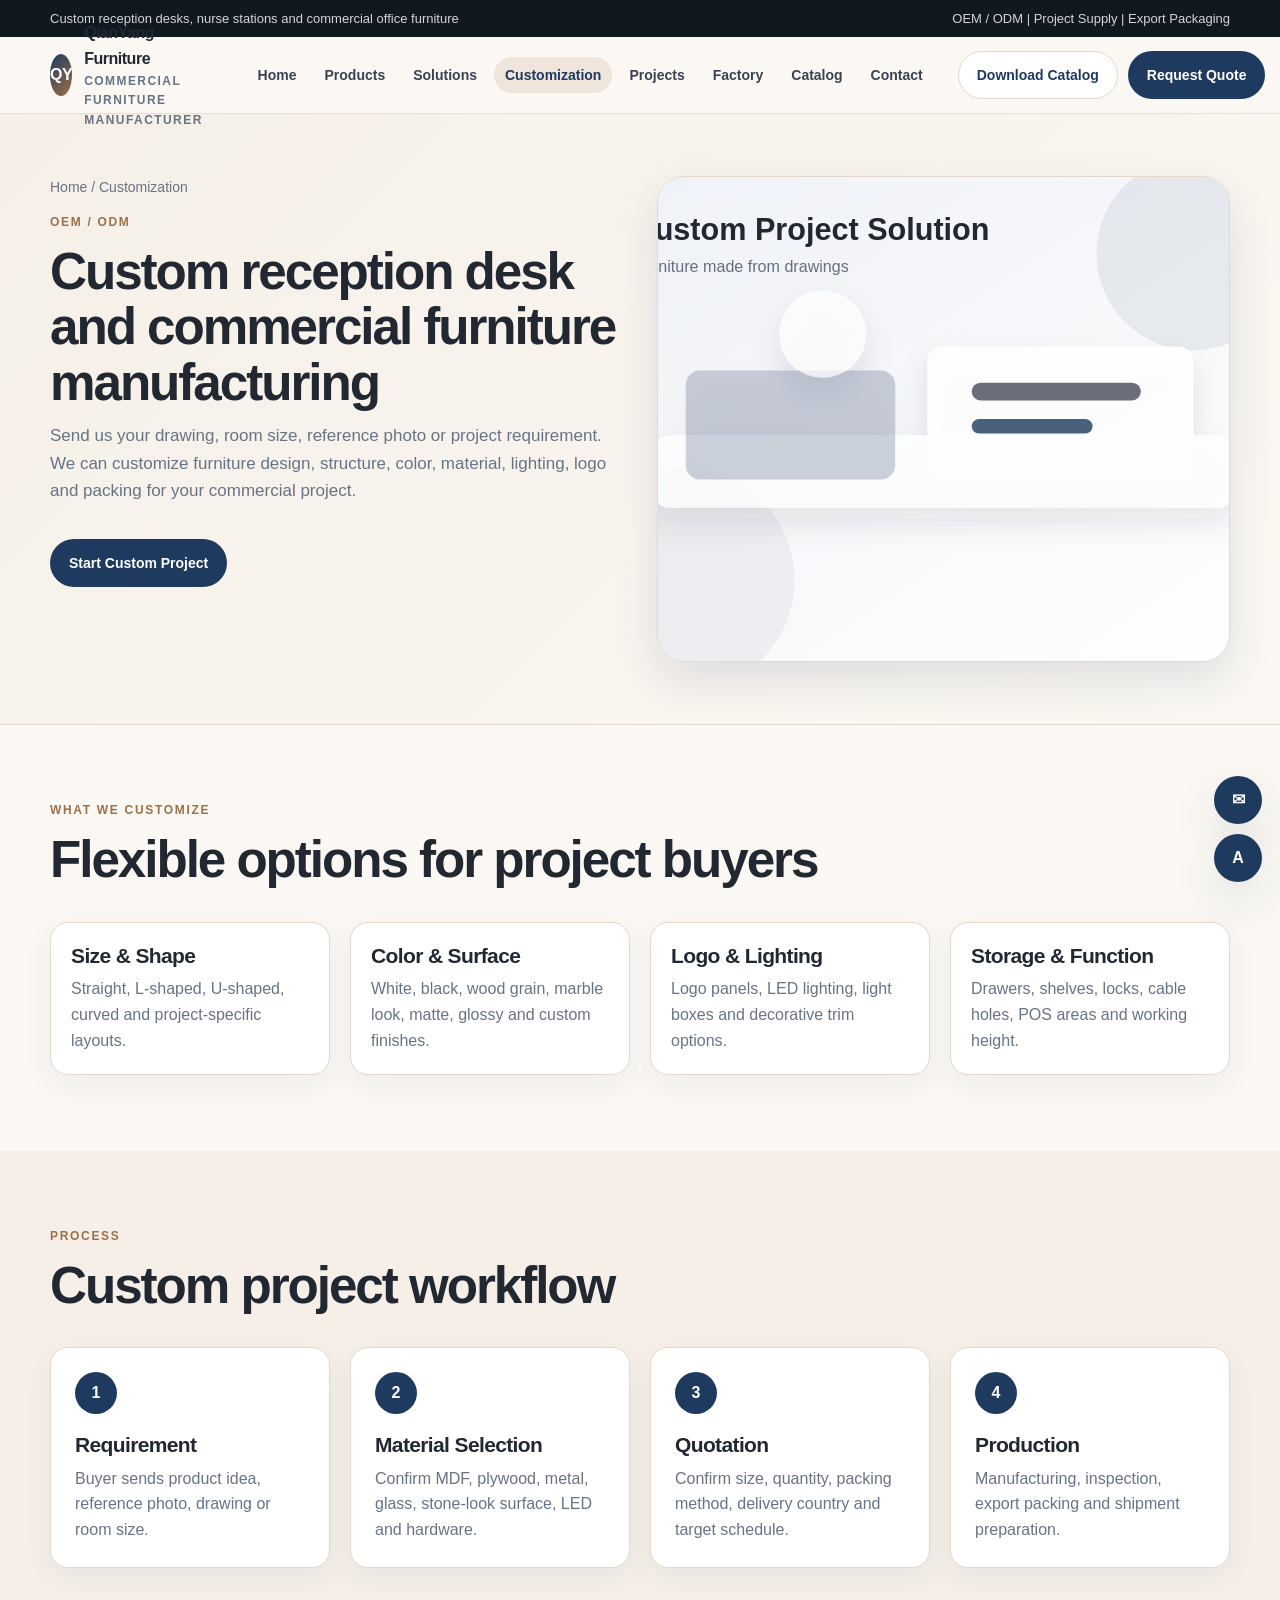
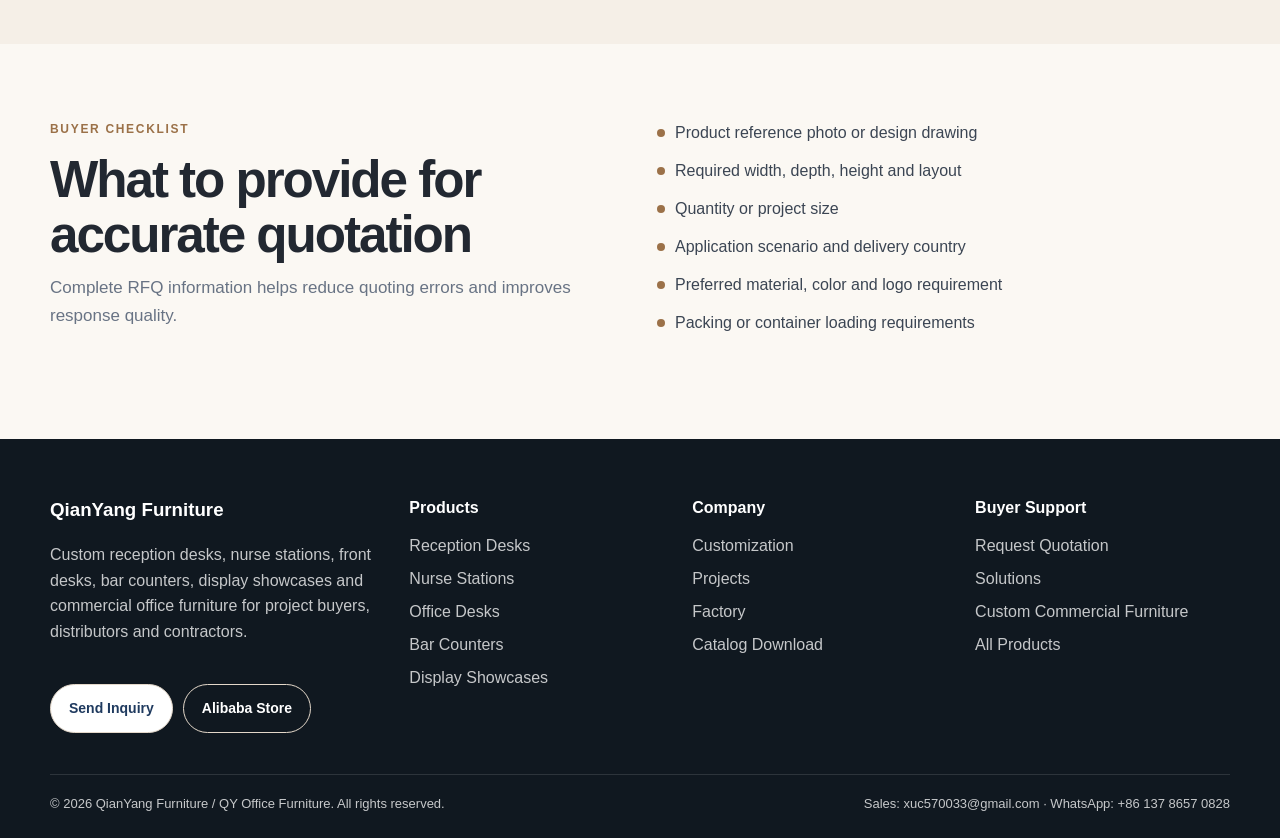
<file: customization.html>
<!doctype html>
<html lang="en">
<head>
  <meta charset="utf-8">
  <meta name="viewport" content="width=device-width, initial-scale=1">
  <title>Customization | QianYang Furniture</title>
  <meta name="description" content="OEM / ODM customization process for reception desks, nurse stations and commercial furniture projects.">
  <link rel="stylesheet" href="assets/css/styles.css">
</head>
<body>

  <div class="topbar"><div class="container"><span>Custom reception desks, nurse stations and commercial office furniture</span><span>OEM / ODM | Project Supply | Export Packaging</span></div></div>
  <header class="site-header">
    <div class="container navbar">
      <a class="logo" href="index.html"><span class="logo-mark">QY</span><span>QianYang Furniture<small>Commercial Furniture Manufacturer</small></span></a>
      <nav><ul class="nav-links" id="navLinks"><li><a href="index.html">Home</a></li><li><a href="products.html">Products</a></li><li><a href="solutions.html">Solutions</a></li><li><a href="customization.html">Customization</a></li><li><a href="projects.html">Projects</a></li><li><a href="factory.html">Factory</a></li><li><a href="catalog.html">Catalog</a></li><li><a href="contact.html">Contact</a></li></ul></nav>
      <div class="nav-actions"><a class="btn secondary" href="catalog.html">Download Catalog</a><a class="btn primary" href="contact.html">Request Quote</a></div>
      <button class="mobile-toggle" id="mobileToggle" aria-label="Open menu">☰</button>
    </div>
  </header>
<main>

<section class="page-hero"><div class="container two-col"><div><div class="crumbs">Home / Customization</div><div class="section-title"><span class="eyebrow">OEM / ODM</span><h1>Custom reception desk and commercial furniture manufacturing</h1><p>Send us your drawing, room size, reference photo or project requirement. We can customize furniture design, structure, color, material, lighting, logo and packing for your commercial project.</p></div><a class="btn primary" href="contact.html?product=Custom Commercial Furniture">Start Custom Project</a></div><div class="hero-card"><img src="assets/images/scene-custom-project.svg" alt="Custom furniture project"></div></div></section>
<section class="section"><div class="container"><div class="section-title"><span class="eyebrow">What We Customize</span><h2>Flexible options for project buyers</h2></div><div class="grid cols-4"><div class="card"><div class="card-body"><h3>Size & Shape</h3><p>Straight, L-shaped, U-shaped, curved and project-specific layouts.</p></div></div><div class="card"><div class="card-body"><h3>Color & Surface</h3><p>White, black, wood grain, marble look, matte, glossy and custom finishes.</p></div></div><div class="card"><div class="card-body"><h3>Logo & Lighting</h3><p>Logo panels, LED lighting, light boxes and decorative trim options.</p></div></div><div class="card"><div class="card-body"><h3>Storage & Function</h3><p>Drawers, shelves, locks, cable holes, POS areas and working height.</p></div></div></div></div></section>
<section class="section alt process"><div class="container"><div class="section-title"><span class="eyebrow">Process</span><h2>Custom project workflow</h2></div><div class="grid cols-4"><div class="card step"><h3>Requirement</h3><p>Buyer sends product idea, reference photo, drawing or room size.</p></div><div class="card step"><h3>Material Selection</h3><p>Confirm MDF, plywood, metal, glass, stone-look surface, LED and hardware.</p></div><div class="card step"><h3>Quotation</h3><p>Confirm size, quantity, packing method, delivery country and target schedule.</p></div><div class="card step"><h3>Production</h3><p>Manufacturing, inspection, export packing and shipment preparation.</p></div></div></div></section>
<section class="section"><div class="container two-col"><div class="section-title"><span class="eyebrow">Buyer Checklist</span><h2>What to provide for accurate quotation</h2><p>Complete RFQ information helps reduce quoting errors and improves response quality.</p></div><ul class="feature-list"><li>Product reference photo or design drawing</li><li>Required width, depth, height and layout</li><li>Quantity or project size</li><li>Application scenario and delivery country</li><li>Preferred material, color and logo requirement</li><li>Packing or container loading requirements</li></ul></div></section>

</main>

  <div class="float-contact"><a href="contact.html" title="Inquiry">✉</a><a href="https://qyofficefurniture.en.alibaba.com" target="_blank" rel="noopener" title="Alibaba">A</a></div>
  <footer class="footer">
    <div class="container">
      <div class="footer-grid">
        <div>
          <h3>QianYang Furniture</h3>
          <p>Custom reception desks, nurse stations, front desks, bar counters, display showcases and commercial office furniture for project buyers, distributors and contractors.</p>
          <div class="card-actions"><a class="btn secondary" href="contact.html">Send Inquiry</a><a class="btn ghost" style="color:#fff" href="https://qyofficefurniture.en.alibaba.com" target="_blank" rel="noopener">Alibaba Store</a></div>
        </div>
        <div><h4>Products</h4><a href="reception-desks.html">Reception Desks</a><a href="nurse-stations.html">Nurse Stations</a><a href="office-desks.html">Office Desks</a><a href="bar-counters.html">Bar Counters</a><a href="display-showcases.html">Display Showcases</a></div>
        <div><h4>Company</h4><a href="customization.html">Customization</a><a href="projects.html">Projects</a><a href="factory.html">Factory</a><a href="catalog.html">Catalog Download</a></div>
        <div><h4>Buyer Support</h4><a href="contact.html">Request Quotation</a><a href="solutions.html">Solutions</a><a href="custom-commercial-furniture.html">Custom Commercial Furniture</a><a href="products.html">All Products</a></div>
      </div>
      <div class="footer-bottom"><span>© 2026 QianYang Furniture / QY Office Furniture. All rights reserved.</span><span>Sales: <a href="mailto:xuc570033@gmail.com" style="display:inline;margin:0">xuc570033@gmail.com</a> · WhatsApp: <a href="https://wa.me/8613786570828" target="_blank" rel="noopener" style="display:inline;margin:0">+86 137 8657 0828</a></span></div>
    </div>
  </footer>
<script src="assets/js/site.js"></script>
</body>
</html>
</file>
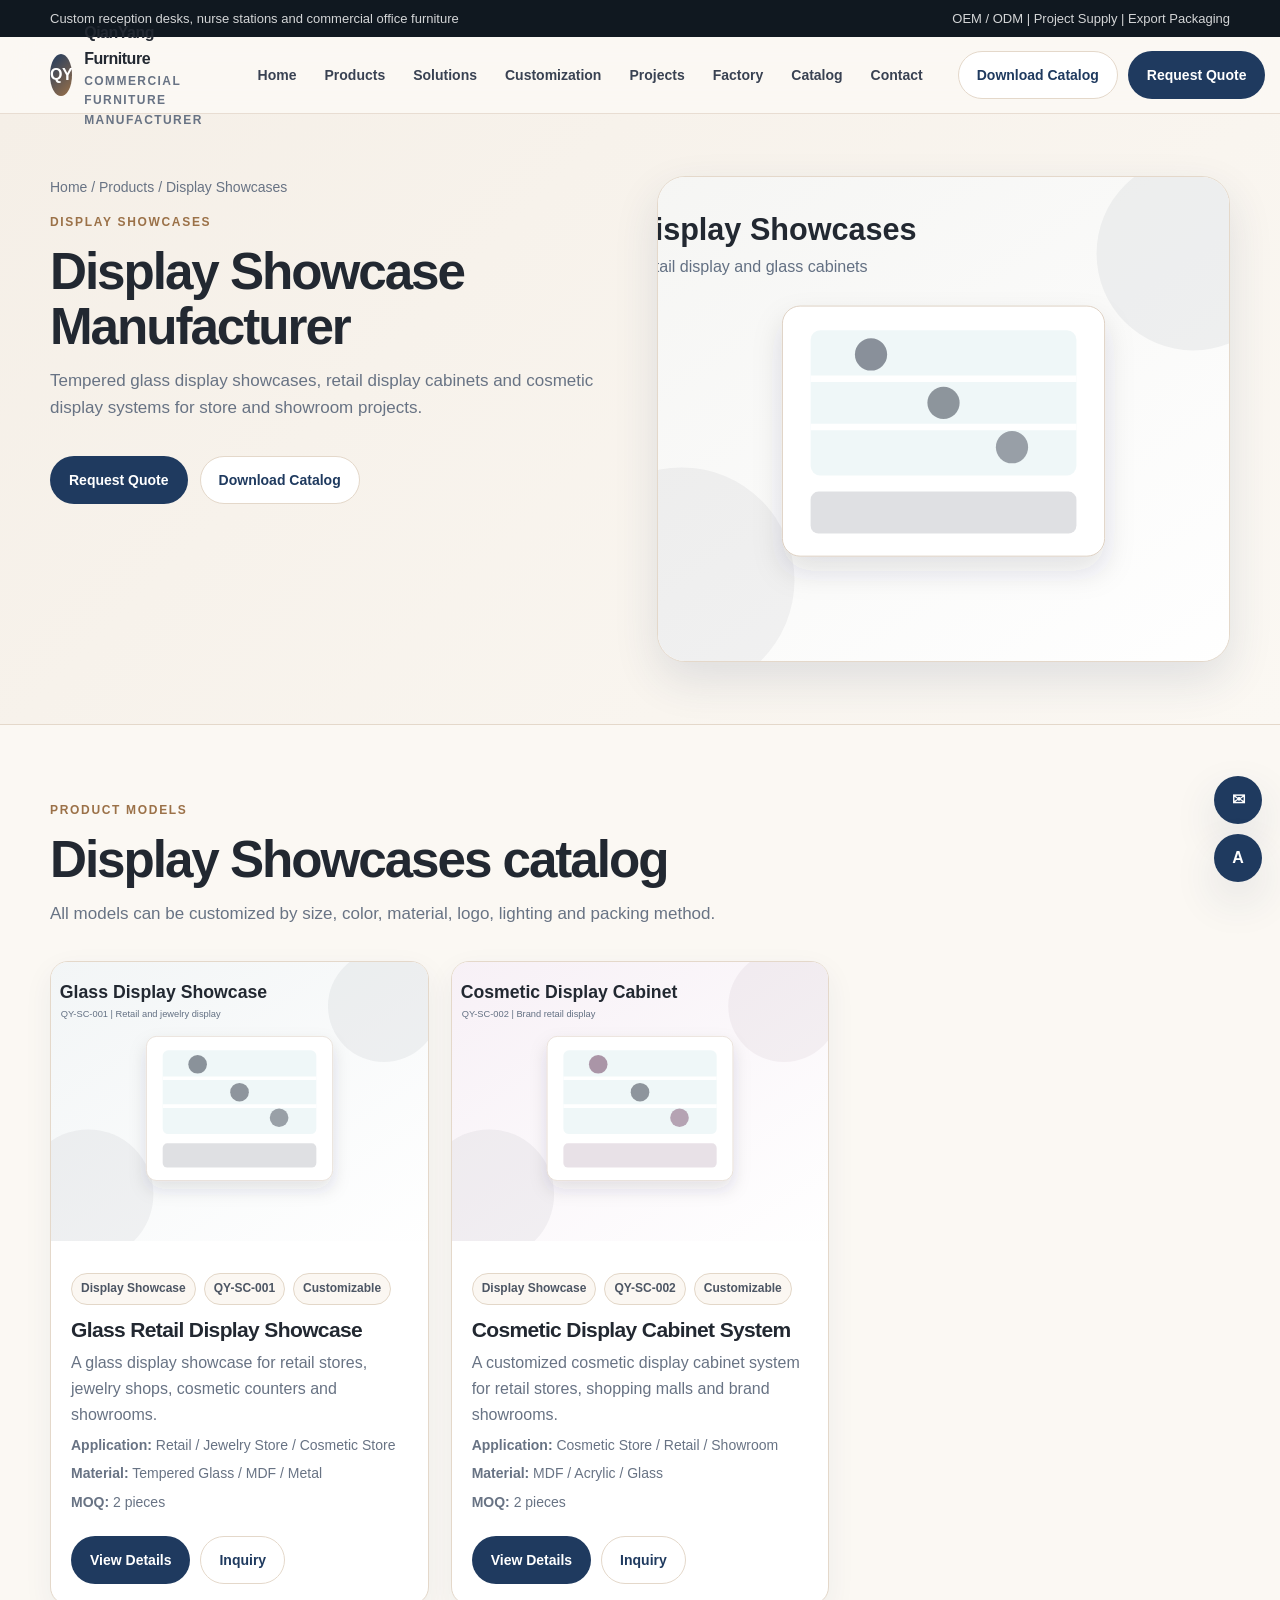
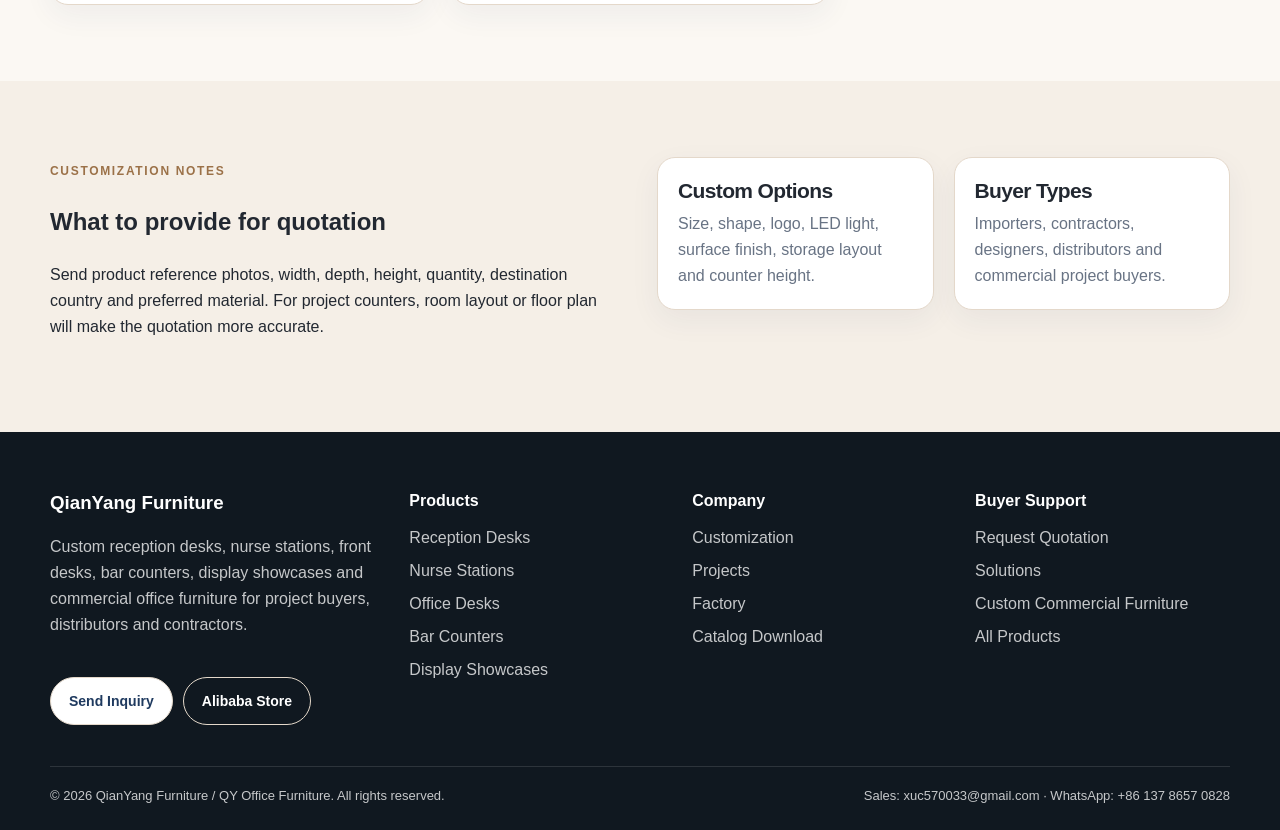
<file: display-showcases.html>
<!doctype html>
<html lang="en">
<head>
  <meta charset="utf-8">
  <meta name="viewport" content="width=device-width, initial-scale=1">
  <title>Display Showcases | QianYang Furniture</title>
  <meta name="description" content="Tempered glass display showcases, retail display cabinets and cosmetic display systems for store and showroom projects.">
  <link rel="stylesheet" href="assets/css/styles.css">
</head>
<body>

  <div class="topbar"><div class="container"><span>Custom reception desks, nurse stations and commercial office furniture</span><span>OEM / ODM | Project Supply | Export Packaging</span></div></div>
  <header class="site-header">
    <div class="container navbar">
      <a class="logo" href="index.html"><span class="logo-mark">QY</span><span>QianYang Furniture<small>Commercial Furniture Manufacturer</small></span></a>
      <nav><ul class="nav-links" id="navLinks"><li><a href="index.html">Home</a></li><li><a href="products.html">Products</a></li><li><a href="solutions.html">Solutions</a></li><li><a href="customization.html">Customization</a></li><li><a href="projects.html">Projects</a></li><li><a href="factory.html">Factory</a></li><li><a href="catalog.html">Catalog</a></li><li><a href="contact.html">Contact</a></li></ul></nav>
      <div class="nav-actions"><a class="btn secondary" href="catalog.html">Download Catalog</a><a class="btn primary" href="contact.html">Request Quote</a></div>
      <button class="mobile-toggle" id="mobileToggle" aria-label="Open menu">☰</button>
    </div>
  </header>
<main>

<section class="page-hero"><div class="container two-col"><div><div class="crumbs">Home / Products / Display Showcases</div><div class="section-title"><span class="eyebrow">Display Showcases</span><h1>Display Showcase Manufacturer</h1><p>Tempered glass display showcases, retail display cabinets and cosmetic display systems for store and showroom projects.</p></div><div class="hero-actions"><a class="btn primary" href="contact.html?product=Display Showcases">Request Quote</a><a class="btn secondary" href="catalog.html">Download Catalog</a></div></div><div class="hero-card"><img src="assets/images/category-showcase.svg" alt="Display Showcases"></div></div></section>
<section class="section"><div class="container"><div class="section-title"><span class="eyebrow">Product Models</span><h2>Display Showcases catalog</h2><p>All models can be customized by size, color, material, logo, lighting and packing method.</p></div><div id="productGrid" class="product-grid" data-category="Display Showcase"></div></div></section>
<section class="section alt"><div class="container two-col"><div><span class="eyebrow">Customization Notes</span><h2>What to provide for quotation</h2><p>Send product reference photos, width, depth, height, quantity, destination country and preferred material. For project counters, room layout or floor plan will make the quotation more accurate.</p></div><div class="grid cols-2"><div class="card"><div class="card-body"><h3>Custom Options</h3><p>Size, shape, logo, LED light, surface finish, storage layout and counter height.</p></div></div><div class="card"><div class="card-body"><h3>Buyer Types</h3><p>Importers, contractors, designers, distributors and commercial project buyers.</p></div></div></div></div></section>

</main>

  <div class="float-contact"><a href="contact.html" title="Inquiry">✉</a><a href="https://qyofficefurniture.en.alibaba.com" target="_blank" rel="noopener" title="Alibaba">A</a></div>
  <footer class="footer">
    <div class="container">
      <div class="footer-grid">
        <div>
          <h3>QianYang Furniture</h3>
          <p>Custom reception desks, nurse stations, front desks, bar counters, display showcases and commercial office furniture for project buyers, distributors and contractors.</p>
          <div class="card-actions"><a class="btn secondary" href="contact.html">Send Inquiry</a><a class="btn ghost" style="color:#fff" href="https://qyofficefurniture.en.alibaba.com" target="_blank" rel="noopener">Alibaba Store</a></div>
        </div>
        <div><h4>Products</h4><a href="reception-desks.html">Reception Desks</a><a href="nurse-stations.html">Nurse Stations</a><a href="office-desks.html">Office Desks</a><a href="bar-counters.html">Bar Counters</a><a href="display-showcases.html">Display Showcases</a></div>
        <div><h4>Company</h4><a href="customization.html">Customization</a><a href="projects.html">Projects</a><a href="factory.html">Factory</a><a href="catalog.html">Catalog Download</a></div>
        <div><h4>Buyer Support</h4><a href="contact.html">Request Quotation</a><a href="solutions.html">Solutions</a><a href="custom-commercial-furniture.html">Custom Commercial Furniture</a><a href="products.html">All Products</a></div>
      </div>
      <div class="footer-bottom"><span>© 2026 QianYang Furniture / QY Office Furniture. All rights reserved.</span><span>Sales: <a href="mailto:xuc570033@gmail.com" style="display:inline;margin:0">xuc570033@gmail.com</a> · WhatsApp: <a href="https://wa.me/8613786570828" target="_blank" rel="noopener" style="display:inline;margin:0">+86 137 8657 0828</a></span></div>
    </div>
  </footer>
<script src="assets/js/site.js"></script>
</body>
</html>
</file>
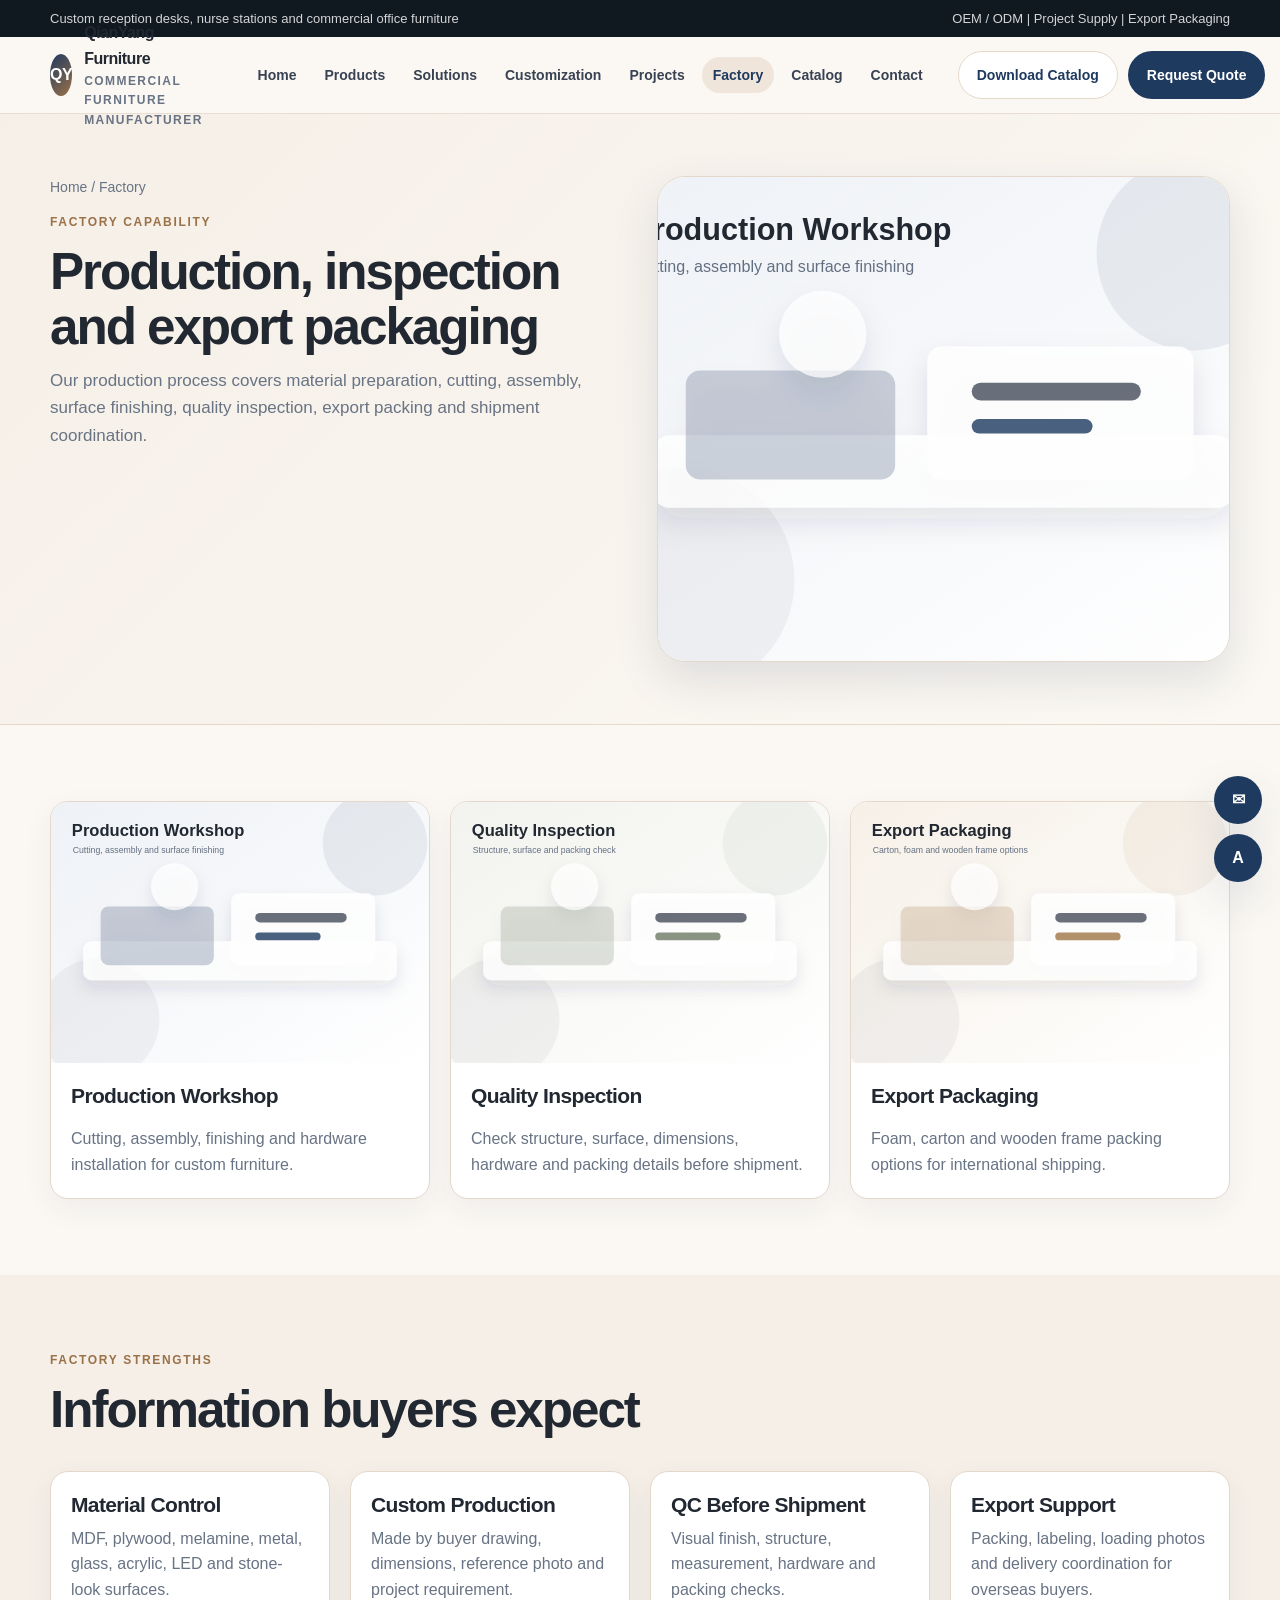
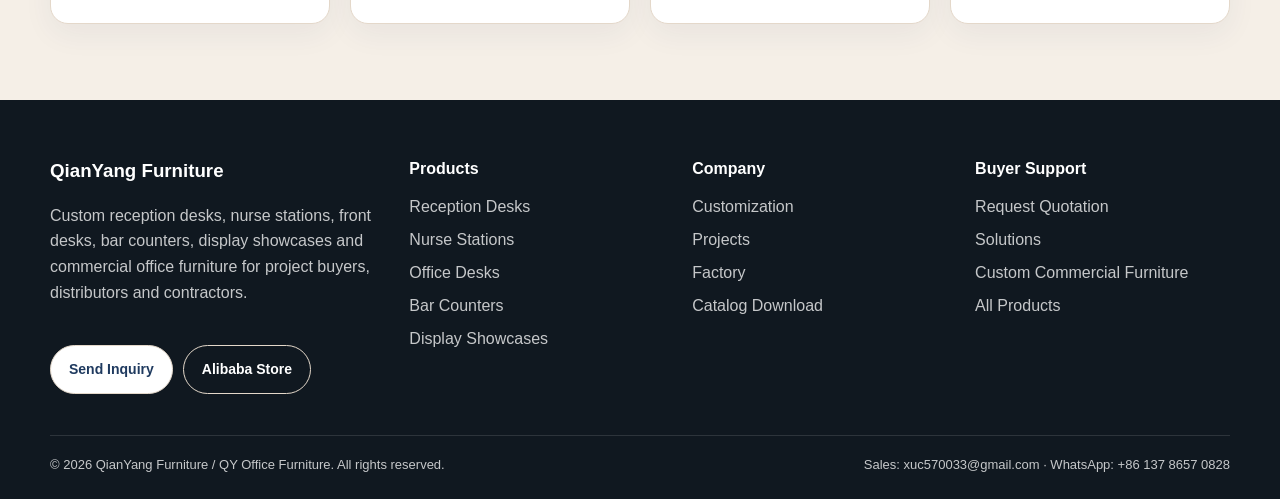
<file: factory.html>
<!doctype html>
<html lang="en">
<head>
  <meta charset="utf-8">
  <meta name="viewport" content="width=device-width, initial-scale=1">
  <title>Factory | QianYang Furniture</title>
  <meta name="description" content="Factory capability page for custom commercial furniture production, inspection and export packing.">
  <link rel="stylesheet" href="assets/css/styles.css">
</head>
<body>

  <div class="topbar"><div class="container"><span>Custom reception desks, nurse stations and commercial office furniture</span><span>OEM / ODM | Project Supply | Export Packaging</span></div></div>
  <header class="site-header">
    <div class="container navbar">
      <a class="logo" href="index.html"><span class="logo-mark">QY</span><span>QianYang Furniture<small>Commercial Furniture Manufacturer</small></span></a>
      <nav><ul class="nav-links" id="navLinks"><li><a href="index.html">Home</a></li><li><a href="products.html">Products</a></li><li><a href="solutions.html">Solutions</a></li><li><a href="customization.html">Customization</a></li><li><a href="projects.html">Projects</a></li><li><a href="factory.html">Factory</a></li><li><a href="catalog.html">Catalog</a></li><li><a href="contact.html">Contact</a></li></ul></nav>
      <div class="nav-actions"><a class="btn secondary" href="catalog.html">Download Catalog</a><a class="btn primary" href="contact.html">Request Quote</a></div>
      <button class="mobile-toggle" id="mobileToggle" aria-label="Open menu">☰</button>
    </div>
  </header>
<main>

<section class="page-hero"><div class="container two-col"><div><div class="crumbs">Home / Factory</div><div class="section-title"><span class="eyebrow">Factory Capability</span><h1>Production, inspection and export packaging</h1><p>Our production process covers material preparation, cutting, assembly, surface finishing, quality inspection, export packing and shipment coordination.</p></div></div><div class="hero-card"><img src="assets/images/factory-workshop.svg" alt="Factory workshop"></div></div></section>
<section class="section"><div class="container"><div class="grid cols-3"><div class="card category-card"><img src="assets/images/factory-workshop.svg" alt="Workshop"><div class="card-body"><h3>Production Workshop</h3><p>Cutting, assembly, finishing and hardware installation for custom furniture.</p></div></div><div class="card category-card"><img src="assets/images/factory-qc.svg" alt="Quality inspection"><div class="card-body"><h3>Quality Inspection</h3><p>Check structure, surface, dimensions, hardware and packing details before shipment.</p></div></div><div class="card category-card"><img src="assets/images/factory-packing.svg" alt="Export packaging"><div class="card-body"><h3>Export Packaging</h3><p>Foam, carton and wooden frame packing options for international shipping.</p></div></div></div></div></section>
<section class="section alt"><div class="container"><div class="section-title"><span class="eyebrow">Factory Strengths</span><h2>Information buyers expect</h2></div><div class="grid cols-4"><div class="card"><div class="card-body"><h3>Material Control</h3><p>MDF, plywood, melamine, metal, glass, acrylic, LED and stone-look surfaces.</p></div></div><div class="card"><div class="card-body"><h3>Custom Production</h3><p>Made by buyer drawing, dimensions, reference photo and project requirement.</p></div></div><div class="card"><div class="card-body"><h3>QC Before Shipment</h3><p>Visual finish, structure, measurement, hardware and packing checks.</p></div></div><div class="card"><div class="card-body"><h3>Export Support</h3><p>Packing, labeling, loading photos and delivery coordination for overseas buyers.</p></div></div></div></div></section>

</main>

  <div class="float-contact"><a href="contact.html" title="Inquiry">✉</a><a href="https://qyofficefurniture.en.alibaba.com" target="_blank" rel="noopener" title="Alibaba">A</a></div>
  <footer class="footer">
    <div class="container">
      <div class="footer-grid">
        <div>
          <h3>QianYang Furniture</h3>
          <p>Custom reception desks, nurse stations, front desks, bar counters, display showcases and commercial office furniture for project buyers, distributors and contractors.</p>
          <div class="card-actions"><a class="btn secondary" href="contact.html">Send Inquiry</a><a class="btn ghost" style="color:#fff" href="https://qyofficefurniture.en.alibaba.com" target="_blank" rel="noopener">Alibaba Store</a></div>
        </div>
        <div><h4>Products</h4><a href="reception-desks.html">Reception Desks</a><a href="nurse-stations.html">Nurse Stations</a><a href="office-desks.html">Office Desks</a><a href="bar-counters.html">Bar Counters</a><a href="display-showcases.html">Display Showcases</a></div>
        <div><h4>Company</h4><a href="customization.html">Customization</a><a href="projects.html">Projects</a><a href="factory.html">Factory</a><a href="catalog.html">Catalog Download</a></div>
        <div><h4>Buyer Support</h4><a href="contact.html">Request Quotation</a><a href="solutions.html">Solutions</a><a href="custom-commercial-furniture.html">Custom Commercial Furniture</a><a href="products.html">All Products</a></div>
      </div>
      <div class="footer-bottom"><span>© 2026 QianYang Furniture / QY Office Furniture. All rights reserved.</span><span>Sales: <a href="mailto:xuc570033@gmail.com" style="display:inline;margin:0">xuc570033@gmail.com</a> · WhatsApp: <a href="https://wa.me/8613786570828" target="_blank" rel="noopener" style="display:inline;margin:0">+86 137 8657 0828</a></span></div>
    </div>
  </footer>
<script src="assets/js/site.js"></script>
</body>
</html>
</file>
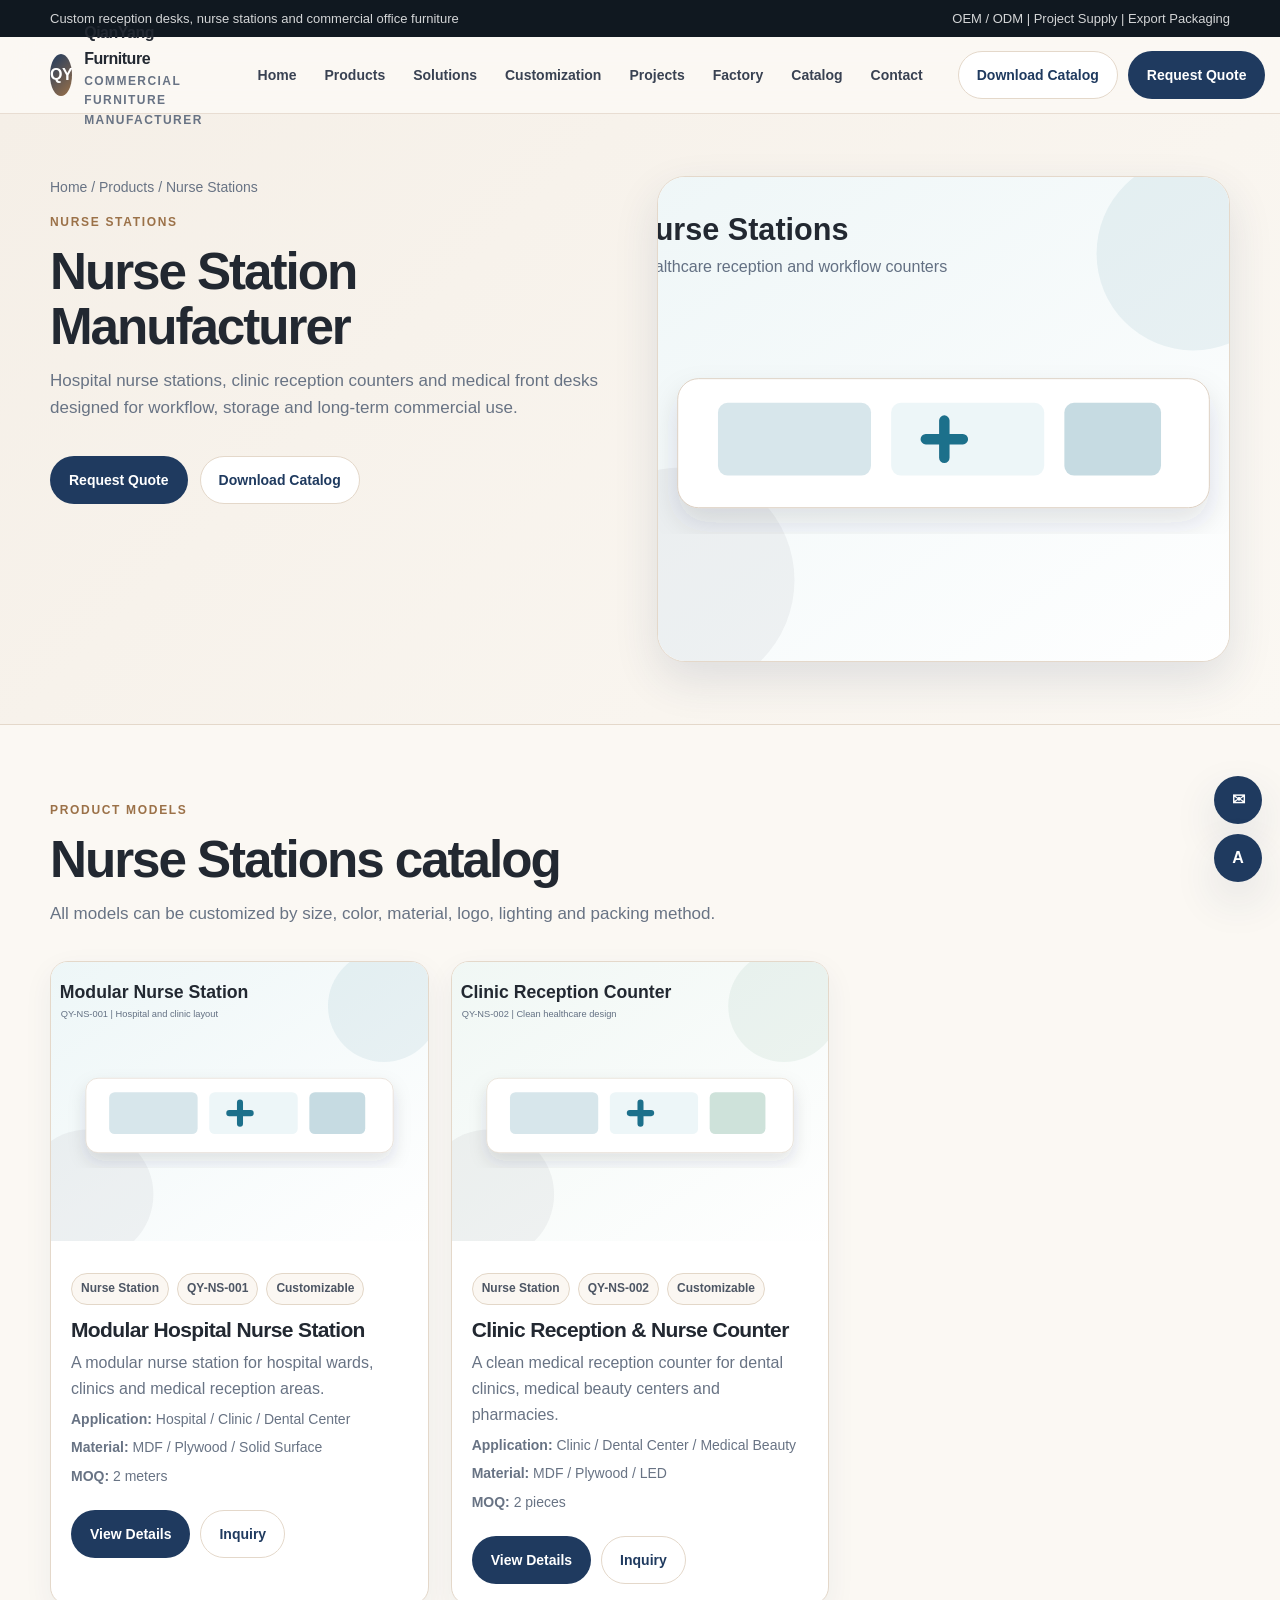
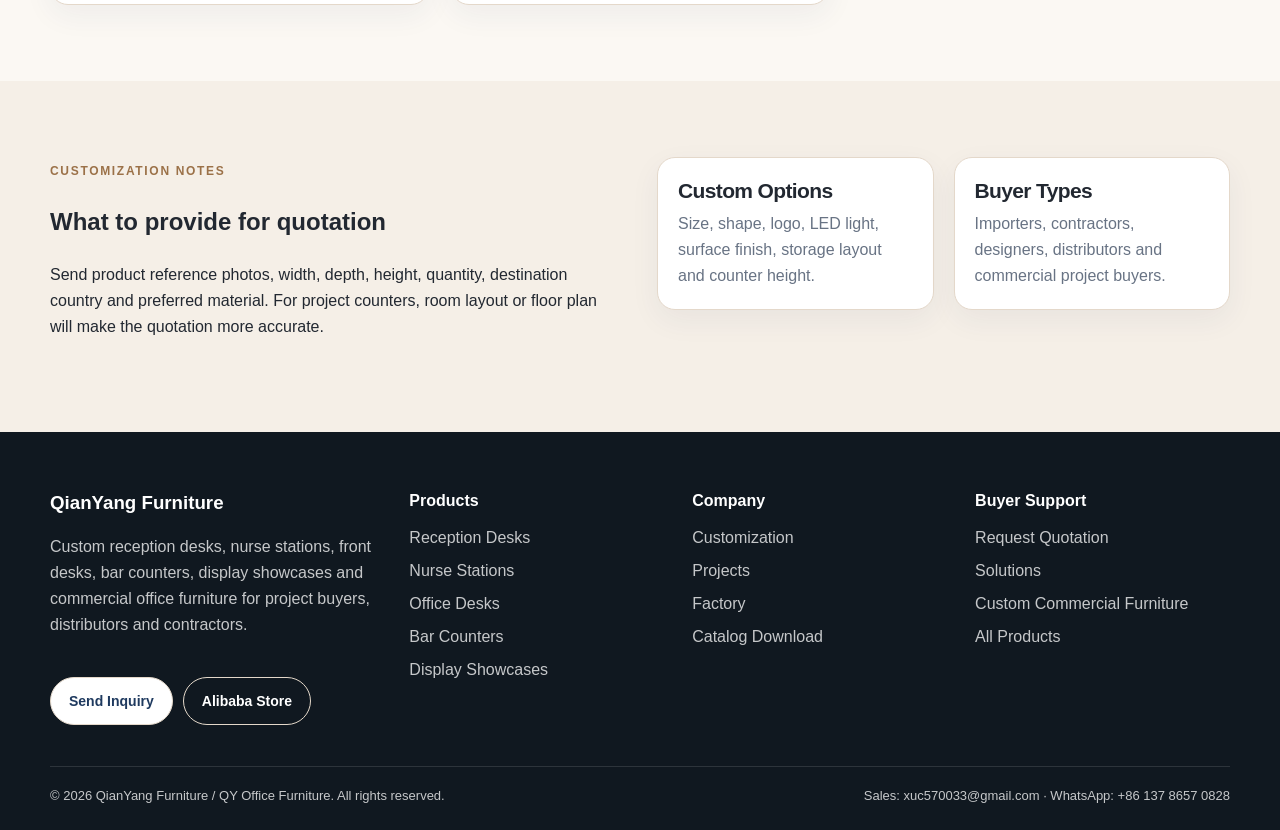
<file: nurse-stations.html>
<!doctype html>
<html lang="en">
<head>
  <meta charset="utf-8">
  <meta name="viewport" content="width=device-width, initial-scale=1">
  <title>Nurse Stations | QianYang Furniture</title>
  <meta name="description" content="Hospital nurse stations, clinic reception counters and medical front desks designed for workflow, storage and long-term commercial use.">
  <link rel="stylesheet" href="assets/css/styles.css">
</head>
<body>

  <div class="topbar"><div class="container"><span>Custom reception desks, nurse stations and commercial office furniture</span><span>OEM / ODM | Project Supply | Export Packaging</span></div></div>
  <header class="site-header">
    <div class="container navbar">
      <a class="logo" href="index.html"><span class="logo-mark">QY</span><span>QianYang Furniture<small>Commercial Furniture Manufacturer</small></span></a>
      <nav><ul class="nav-links" id="navLinks"><li><a href="index.html">Home</a></li><li><a href="products.html">Products</a></li><li><a href="solutions.html">Solutions</a></li><li><a href="customization.html">Customization</a></li><li><a href="projects.html">Projects</a></li><li><a href="factory.html">Factory</a></li><li><a href="catalog.html">Catalog</a></li><li><a href="contact.html">Contact</a></li></ul></nav>
      <div class="nav-actions"><a class="btn secondary" href="catalog.html">Download Catalog</a><a class="btn primary" href="contact.html">Request Quote</a></div>
      <button class="mobile-toggle" id="mobileToggle" aria-label="Open menu">☰</button>
    </div>
  </header>
<main>

<section class="page-hero"><div class="container two-col"><div><div class="crumbs">Home / Products / Nurse Stations</div><div class="section-title"><span class="eyebrow">Nurse Stations</span><h1>Nurse Station Manufacturer</h1><p>Hospital nurse stations, clinic reception counters and medical front desks designed for workflow, storage and long-term commercial use.</p></div><div class="hero-actions"><a class="btn primary" href="contact.html?product=Nurse Stations">Request Quote</a><a class="btn secondary" href="catalog.html">Download Catalog</a></div></div><div class="hero-card"><img src="assets/images/category-nurse.svg" alt="Nurse Stations"></div></div></section>
<section class="section"><div class="container"><div class="section-title"><span class="eyebrow">Product Models</span><h2>Nurse Stations catalog</h2><p>All models can be customized by size, color, material, logo, lighting and packing method.</p></div><div id="productGrid" class="product-grid" data-category="Nurse Station"></div></div></section>
<section class="section alt"><div class="container two-col"><div><span class="eyebrow">Customization Notes</span><h2>What to provide for quotation</h2><p>Send product reference photos, width, depth, height, quantity, destination country and preferred material. For project counters, room layout or floor plan will make the quotation more accurate.</p></div><div class="grid cols-2"><div class="card"><div class="card-body"><h3>Custom Options</h3><p>Size, shape, logo, LED light, surface finish, storage layout and counter height.</p></div></div><div class="card"><div class="card-body"><h3>Buyer Types</h3><p>Importers, contractors, designers, distributors and commercial project buyers.</p></div></div></div></div></section>

</main>

  <div class="float-contact"><a href="contact.html" title="Inquiry">✉</a><a href="https://qyofficefurniture.en.alibaba.com" target="_blank" rel="noopener" title="Alibaba">A</a></div>
  <footer class="footer">
    <div class="container">
      <div class="footer-grid">
        <div>
          <h3>QianYang Furniture</h3>
          <p>Custom reception desks, nurse stations, front desks, bar counters, display showcases and commercial office furniture for project buyers, distributors and contractors.</p>
          <div class="card-actions"><a class="btn secondary" href="contact.html">Send Inquiry</a><a class="btn ghost" style="color:#fff" href="https://qyofficefurniture.en.alibaba.com" target="_blank" rel="noopener">Alibaba Store</a></div>
        </div>
        <div><h4>Products</h4><a href="reception-desks.html">Reception Desks</a><a href="nurse-stations.html">Nurse Stations</a><a href="office-desks.html">Office Desks</a><a href="bar-counters.html">Bar Counters</a><a href="display-showcases.html">Display Showcases</a></div>
        <div><h4>Company</h4><a href="customization.html">Customization</a><a href="projects.html">Projects</a><a href="factory.html">Factory</a><a href="catalog.html">Catalog Download</a></div>
        <div><h4>Buyer Support</h4><a href="contact.html">Request Quotation</a><a href="solutions.html">Solutions</a><a href="custom-commercial-furniture.html">Custom Commercial Furniture</a><a href="products.html">All Products</a></div>
      </div>
      <div class="footer-bottom"><span>© 2026 QianYang Furniture / QY Office Furniture. All rights reserved.</span><span>Sales: <a href="mailto:xuc570033@gmail.com" style="display:inline;margin:0">xuc570033@gmail.com</a> · WhatsApp: <a href="https://wa.me/8613786570828" target="_blank" rel="noopener" style="display:inline;margin:0">+86 137 8657 0828</a></span></div>
    </div>
  </footer>
<script src="assets/js/site.js"></script>
</body>
</html>
</file>
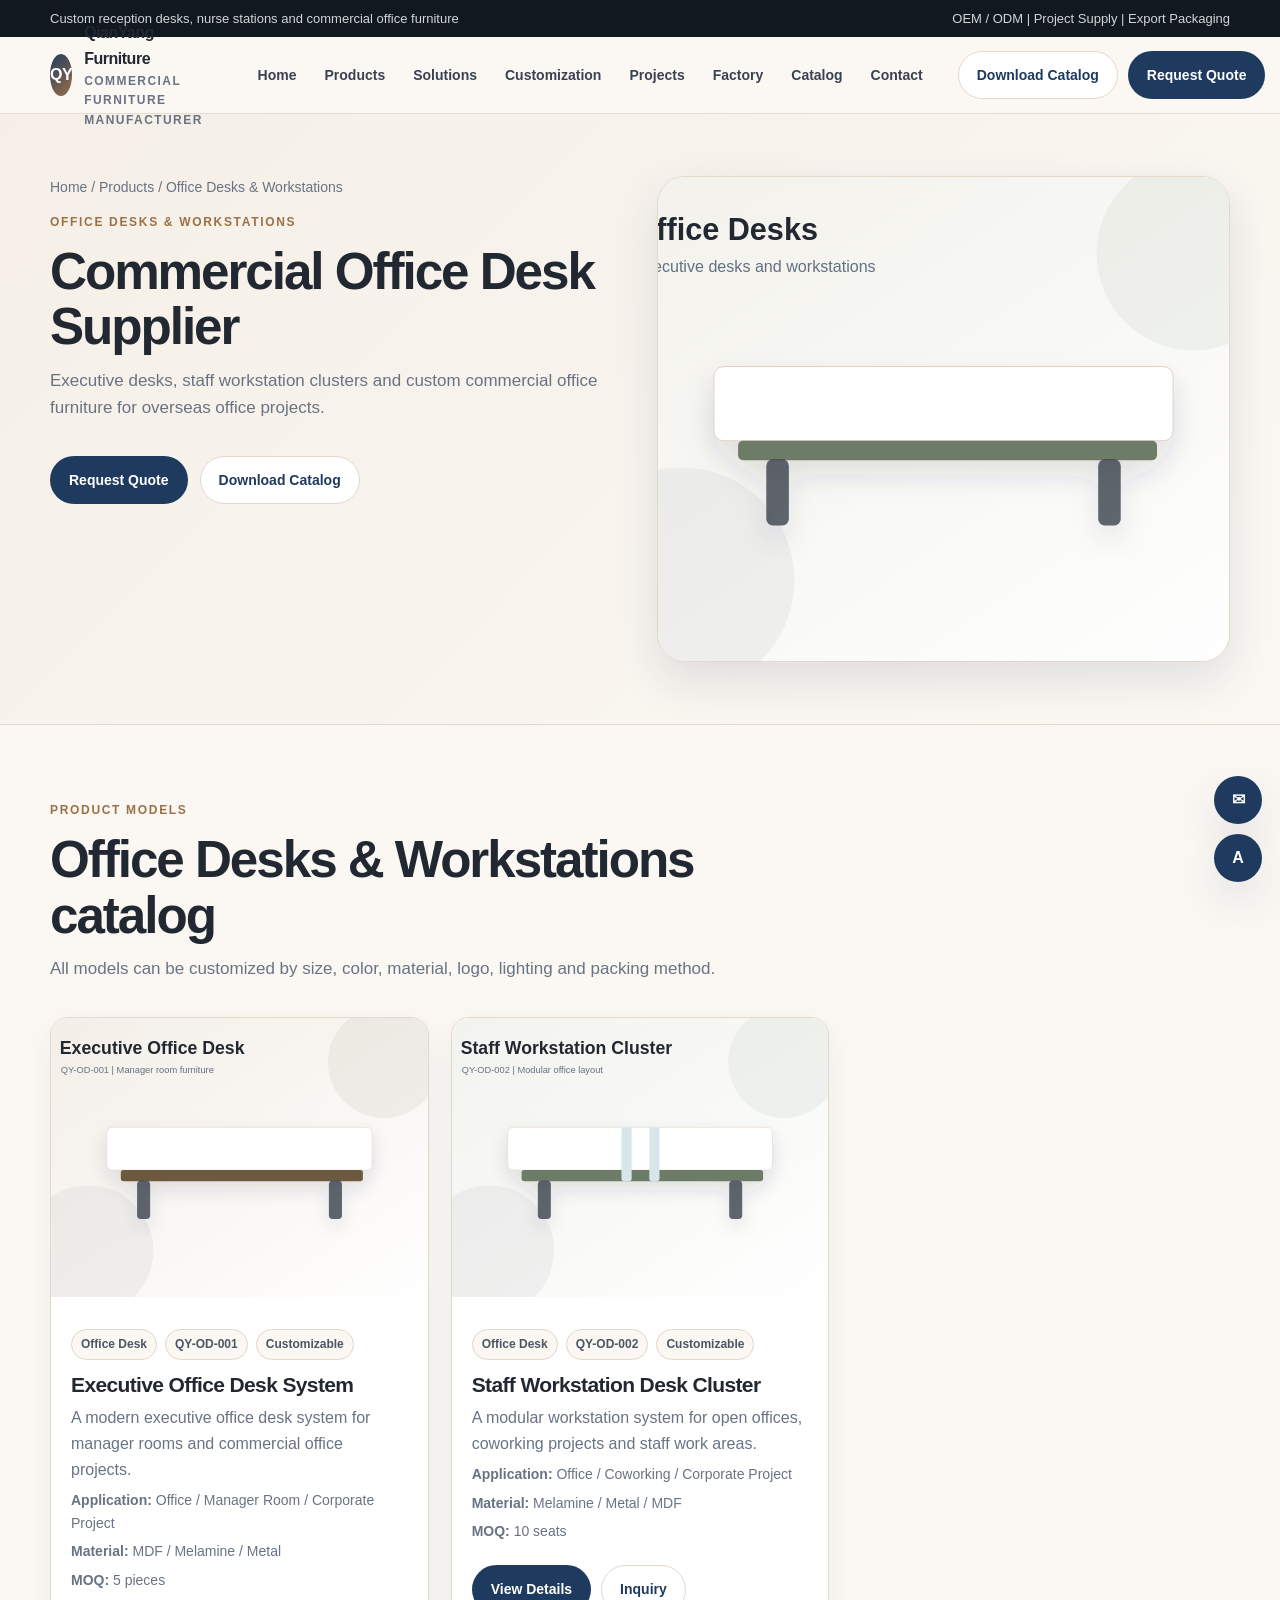
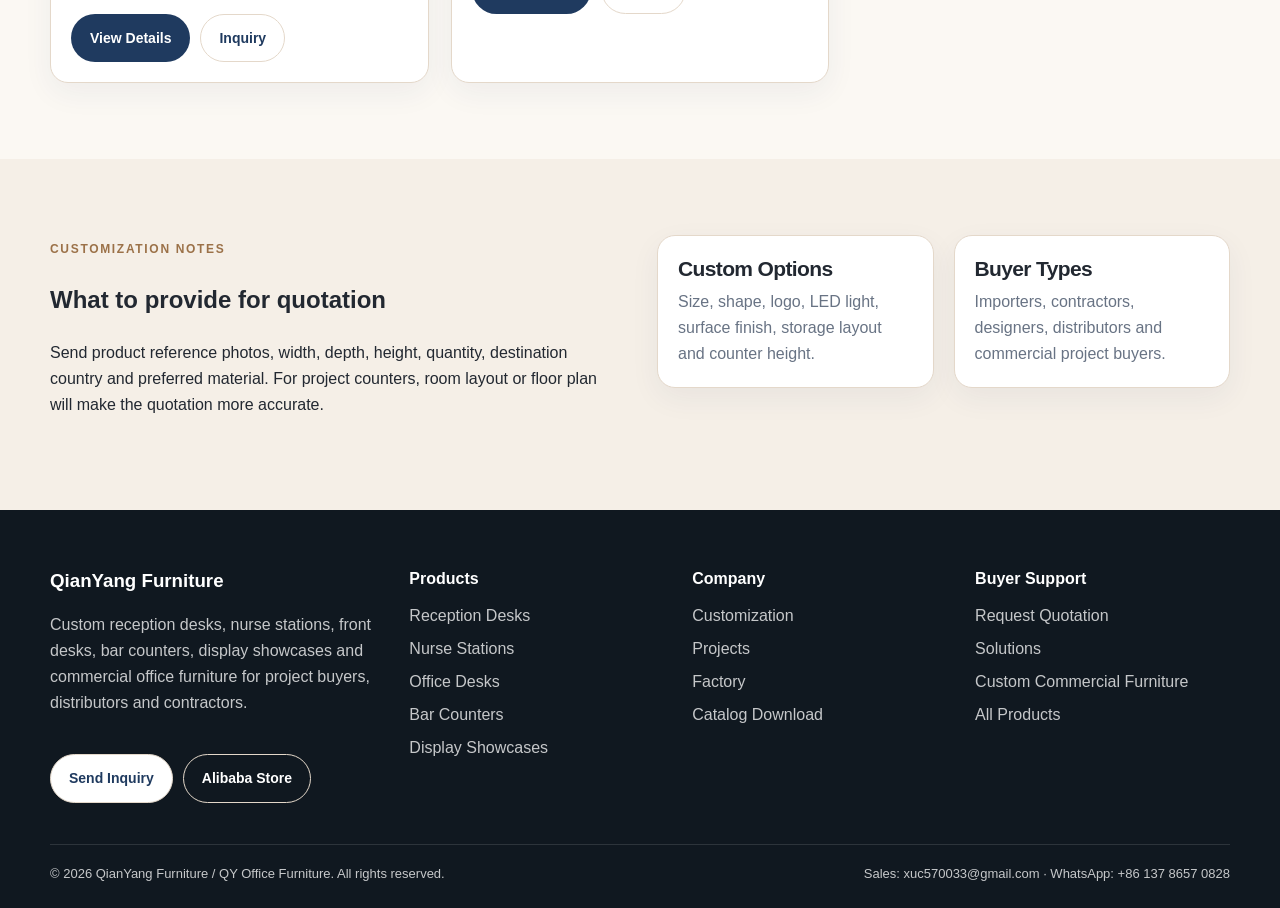
<file: office-desks.html>
<!doctype html>
<html lang="en">
<head>
  <meta charset="utf-8">
  <meta name="viewport" content="width=device-width, initial-scale=1">
  <title>Office Desks & Workstations | QianYang Furniture</title>
  <meta name="description" content="Executive desks, staff workstation clusters and custom commercial office furniture for overseas office projects.">
  <link rel="stylesheet" href="assets/css/styles.css">
</head>
<body>

  <div class="topbar"><div class="container"><span>Custom reception desks, nurse stations and commercial office furniture</span><span>OEM / ODM | Project Supply | Export Packaging</span></div></div>
  <header class="site-header">
    <div class="container navbar">
      <a class="logo" href="index.html"><span class="logo-mark">QY</span><span>QianYang Furniture<small>Commercial Furniture Manufacturer</small></span></a>
      <nav><ul class="nav-links" id="navLinks"><li><a href="index.html">Home</a></li><li><a href="products.html">Products</a></li><li><a href="solutions.html">Solutions</a></li><li><a href="customization.html">Customization</a></li><li><a href="projects.html">Projects</a></li><li><a href="factory.html">Factory</a></li><li><a href="catalog.html">Catalog</a></li><li><a href="contact.html">Contact</a></li></ul></nav>
      <div class="nav-actions"><a class="btn secondary" href="catalog.html">Download Catalog</a><a class="btn primary" href="contact.html">Request Quote</a></div>
      <button class="mobile-toggle" id="mobileToggle" aria-label="Open menu">☰</button>
    </div>
  </header>
<main>

<section class="page-hero"><div class="container two-col"><div><div class="crumbs">Home / Products / Office Desks & Workstations</div><div class="section-title"><span class="eyebrow">Office Desks & Workstations</span><h1>Commercial Office Desk Supplier</h1><p>Executive desks, staff workstation clusters and custom commercial office furniture for overseas office projects.</p></div><div class="hero-actions"><a class="btn primary" href="contact.html?product=Office Desks & Workstations">Request Quote</a><a class="btn secondary" href="catalog.html">Download Catalog</a></div></div><div class="hero-card"><img src="assets/images/category-office.svg" alt="Office Desks & Workstations"></div></div></section>
<section class="section"><div class="container"><div class="section-title"><span class="eyebrow">Product Models</span><h2>Office Desks & Workstations catalog</h2><p>All models can be customized by size, color, material, logo, lighting and packing method.</p></div><div id="productGrid" class="product-grid" data-category="Office Desk"></div></div></section>
<section class="section alt"><div class="container two-col"><div><span class="eyebrow">Customization Notes</span><h2>What to provide for quotation</h2><p>Send product reference photos, width, depth, height, quantity, destination country and preferred material. For project counters, room layout or floor plan will make the quotation more accurate.</p></div><div class="grid cols-2"><div class="card"><div class="card-body"><h3>Custom Options</h3><p>Size, shape, logo, LED light, surface finish, storage layout and counter height.</p></div></div><div class="card"><div class="card-body"><h3>Buyer Types</h3><p>Importers, contractors, designers, distributors and commercial project buyers.</p></div></div></div></div></section>

</main>

  <div class="float-contact"><a href="contact.html" title="Inquiry">✉</a><a href="https://qyofficefurniture.en.alibaba.com" target="_blank" rel="noopener" title="Alibaba">A</a></div>
  <footer class="footer">
    <div class="container">
      <div class="footer-grid">
        <div>
          <h3>QianYang Furniture</h3>
          <p>Custom reception desks, nurse stations, front desks, bar counters, display showcases and commercial office furniture for project buyers, distributors and contractors.</p>
          <div class="card-actions"><a class="btn secondary" href="contact.html">Send Inquiry</a><a class="btn ghost" style="color:#fff" href="https://qyofficefurniture.en.alibaba.com" target="_blank" rel="noopener">Alibaba Store</a></div>
        </div>
        <div><h4>Products</h4><a href="reception-desks.html">Reception Desks</a><a href="nurse-stations.html">Nurse Stations</a><a href="office-desks.html">Office Desks</a><a href="bar-counters.html">Bar Counters</a><a href="display-showcases.html">Display Showcases</a></div>
        <div><h4>Company</h4><a href="customization.html">Customization</a><a href="projects.html">Projects</a><a href="factory.html">Factory</a><a href="catalog.html">Catalog Download</a></div>
        <div><h4>Buyer Support</h4><a href="contact.html">Request Quotation</a><a href="solutions.html">Solutions</a><a href="custom-commercial-furniture.html">Custom Commercial Furniture</a><a href="products.html">All Products</a></div>
      </div>
      <div class="footer-bottom"><span>© 2026 QianYang Furniture / QY Office Furniture. All rights reserved.</span><span>Sales: <a href="mailto:xuc570033@gmail.com" style="display:inline;margin:0">xuc570033@gmail.com</a> · WhatsApp: <a href="https://wa.me/8613786570828" target="_blank" rel="noopener" style="display:inline;margin:0">+86 137 8657 0828</a></span></div>
    </div>
  </footer>
<script src="assets/js/site.js"></script>
</body>
</html>
</file>
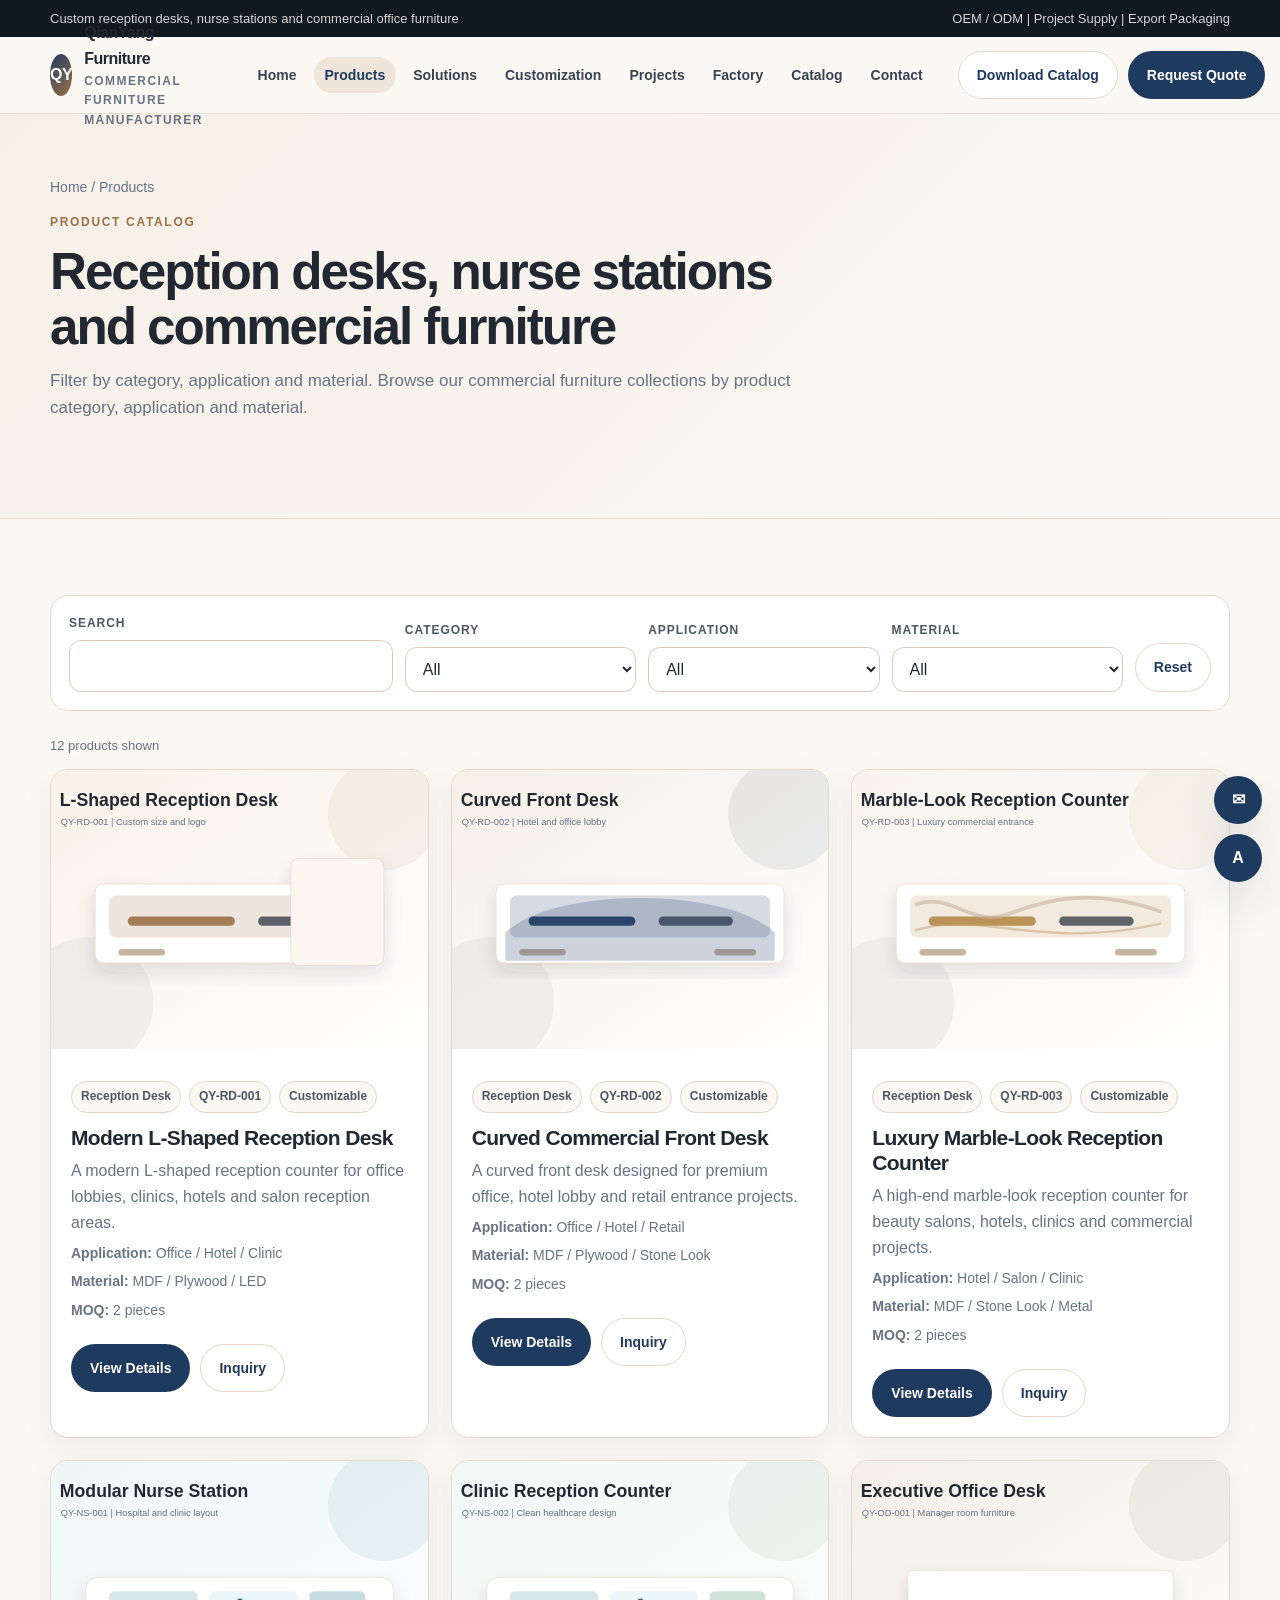
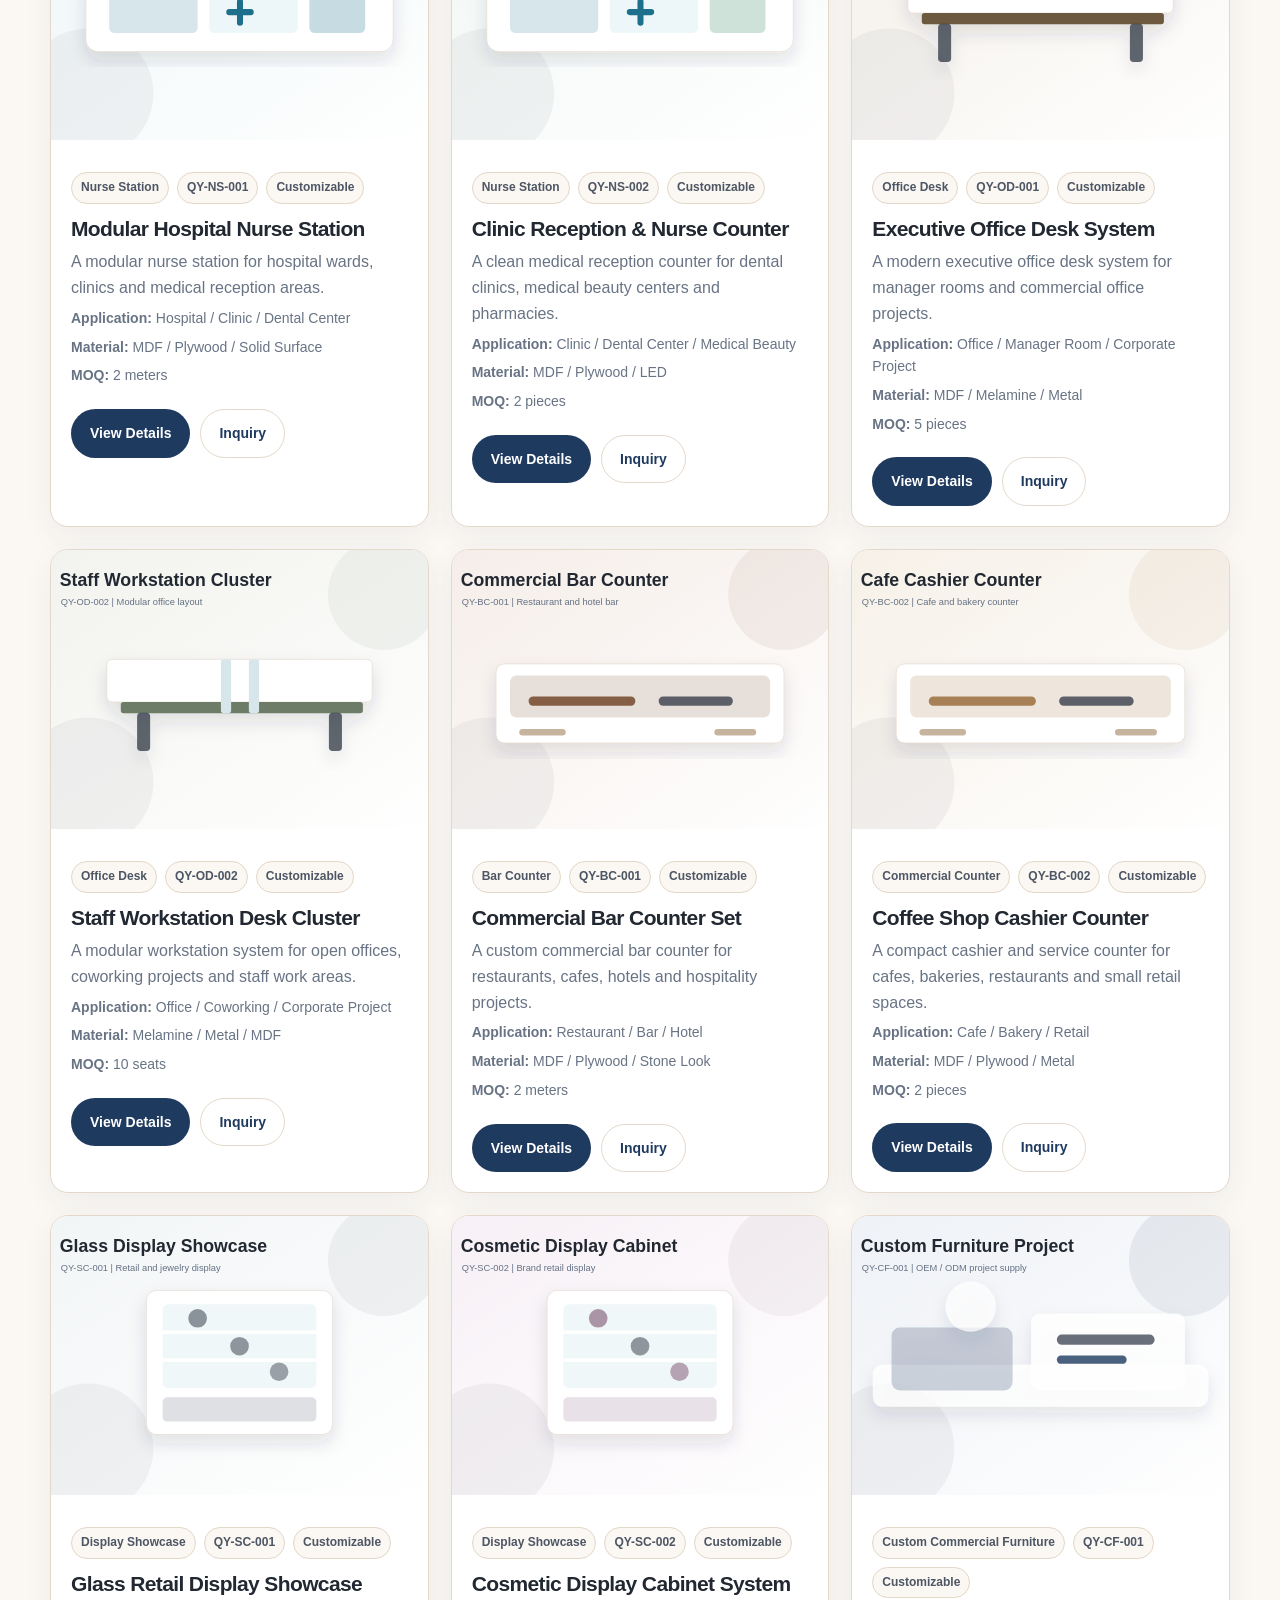
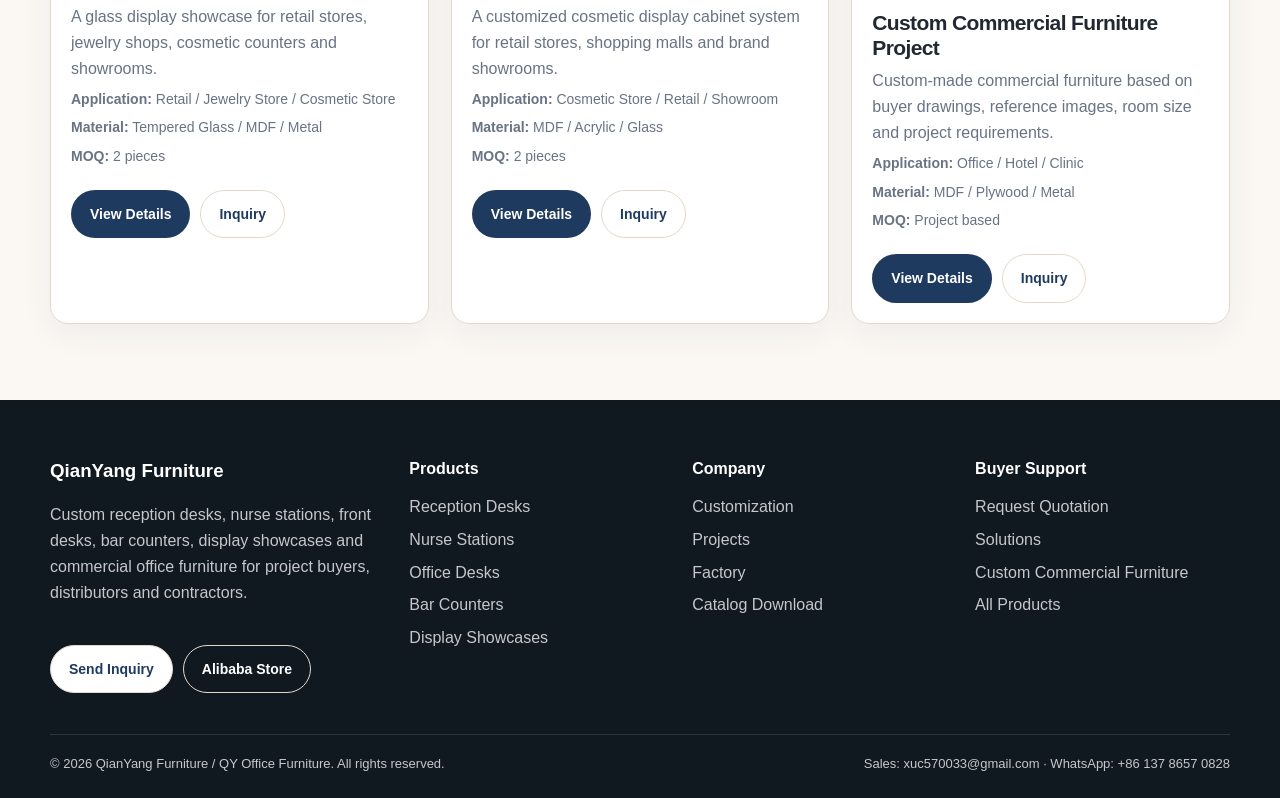
<file: products.html>
<!doctype html>
<html lang="en">
<head>
  <meta charset="utf-8">
  <meta name="viewport" content="width=device-width, initial-scale=1">
  <title>Products | QianYang Furniture</title>
  <meta name="description" content="Filterable B2B product catalog for reception desks, nurse stations, office desks, bar counters, showcases and custom commercial furniture.">
  <link rel="stylesheet" href="assets/css/styles.css">
</head>
<body>

  <div class="topbar"><div class="container"><span>Custom reception desks, nurse stations and commercial office furniture</span><span>OEM / ODM | Project Supply | Export Packaging</span></div></div>
  <header class="site-header">
    <div class="container navbar">
      <a class="logo" href="index.html"><span class="logo-mark">QY</span><span>QianYang Furniture<small>Commercial Furniture Manufacturer</small></span></a>
      <nav><ul class="nav-links" id="navLinks"><li><a href="index.html">Home</a></li><li><a href="products.html">Products</a></li><li><a href="solutions.html">Solutions</a></li><li><a href="customization.html">Customization</a></li><li><a href="projects.html">Projects</a></li><li><a href="factory.html">Factory</a></li><li><a href="catalog.html">Catalog</a></li><li><a href="contact.html">Contact</a></li></ul></nav>
      <div class="nav-actions"><a class="btn secondary" href="catalog.html">Download Catalog</a><a class="btn primary" href="contact.html">Request Quote</a></div>
      <button class="mobile-toggle" id="mobileToggle" aria-label="Open menu">☰</button>
    </div>
  </header>
<main>

<section class="page-hero"><div class="container"><div class="crumbs">Home / Products</div><div class="section-title"><span class="eyebrow">Product Catalog</span><h1>Reception desks, nurse stations and commercial furniture</h1><p>Filter by category, application and material. Browse our commercial furniture collections by product category, application and material.</p></div></div></section>
<section class="section">
  <div class="container">
    <form id="productFilters" class="filter-panel">
      <div class="field"><label>Search</label><input id="filterSearch"></div>
      <div class="field"><label>Category</label><select id="filterCategory"><option value="">All</option><option>Reception Desk</option><option>Nurse Station</option><option>Office Desk</option><option>Bar Counter</option><option>Commercial Counter</option><option>Display Showcase</option><option>Custom Commercial Furniture</option></select></div>
      <div class="field"><label>Application</label><select id="filterApplication"><option value="">All</option><option>Office</option><option>Hotel</option><option>Clinic</option><option>Salon</option><option>Hospital</option><option>Restaurant</option><option>Bar</option><option>Cafe</option><option>Retail</option></select></div>
      <div class="field"><label>Material</label><select id="filterMaterial"><option value="">All</option><option>MDF</option><option>Plywood</option><option>Melamine</option><option>Metal</option><option>Glass</option><option>LED</option><option>Stone Look</option></select></div>
      <button type="button" class="btn secondary" id="resetFilters">Reset</button>
    </form>
    <p class="note" id="productCount"></p>
    <div id="productGrid" class="product-grid"></div>
  </div>
</section>

</main>

  <div class="float-contact"><a href="contact.html" title="Inquiry">✉</a><a href="https://qyofficefurniture.en.alibaba.com" target="_blank" rel="noopener" title="Alibaba">A</a></div>
  <footer class="footer">
    <div class="container">
      <div class="footer-grid">
        <div>
          <h3>QianYang Furniture</h3>
          <p>Custom reception desks, nurse stations, front desks, bar counters, display showcases and commercial office furniture for project buyers, distributors and contractors.</p>
          <div class="card-actions"><a class="btn secondary" href="contact.html">Send Inquiry</a><a class="btn ghost" style="color:#fff" href="https://qyofficefurniture.en.alibaba.com" target="_blank" rel="noopener">Alibaba Store</a></div>
        </div>
        <div><h4>Products</h4><a href="reception-desks.html">Reception Desks</a><a href="nurse-stations.html">Nurse Stations</a><a href="office-desks.html">Office Desks</a><a href="bar-counters.html">Bar Counters</a><a href="display-showcases.html">Display Showcases</a></div>
        <div><h4>Company</h4><a href="customization.html">Customization</a><a href="projects.html">Projects</a><a href="factory.html">Factory</a><a href="catalog.html">Catalog Download</a></div>
        <div><h4>Buyer Support</h4><a href="contact.html">Request Quotation</a><a href="solutions.html">Solutions</a><a href="custom-commercial-furniture.html">Custom Commercial Furniture</a><a href="products.html">All Products</a></div>
      </div>
      <div class="footer-bottom"><span>© 2026 QianYang Furniture / QY Office Furniture. All rights reserved.</span><span>Sales: <a href="mailto:xuc570033@gmail.com" style="display:inline;margin:0">xuc570033@gmail.com</a> · WhatsApp: <a href="https://wa.me/8613786570828" target="_blank" rel="noopener" style="display:inline;margin:0">+86 137 8657 0828</a></span></div>
    </div>
  </footer>
<script src="assets/js/site.js"></script>
</body>
</html>
</file>
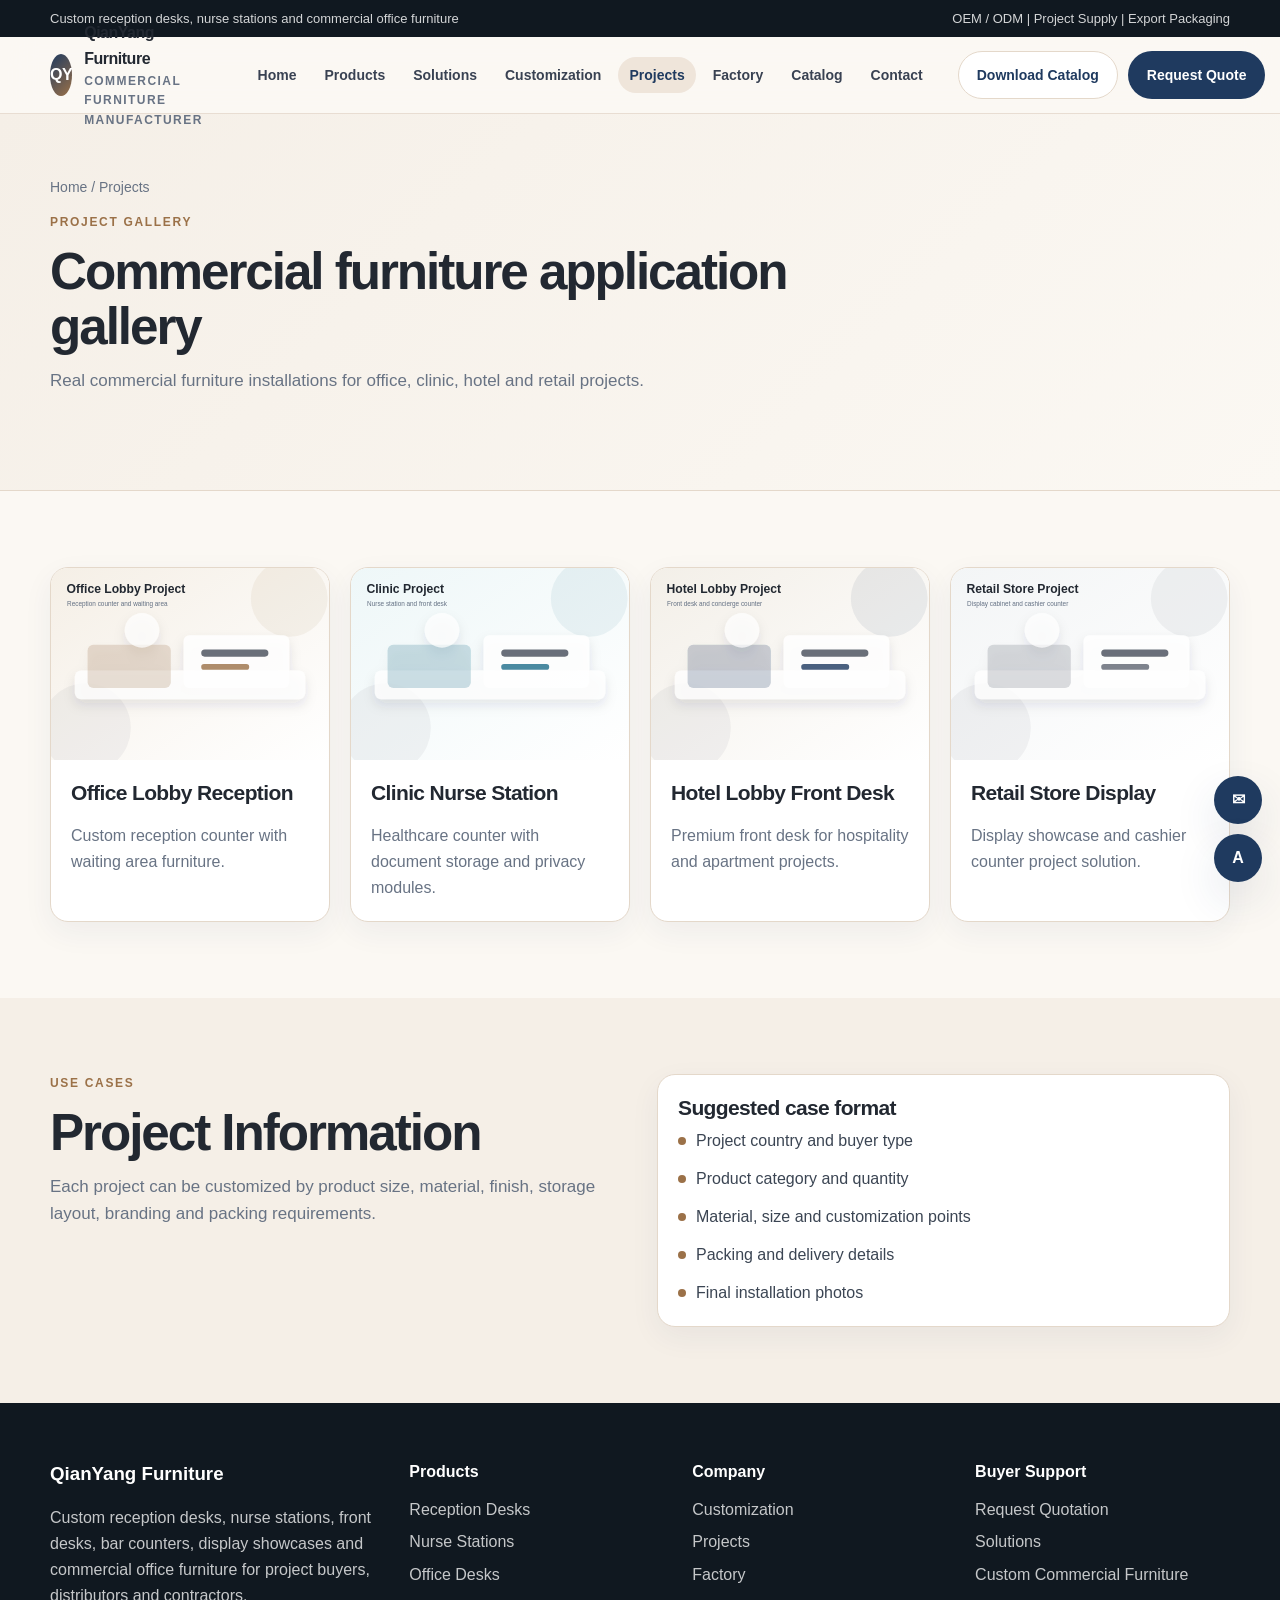
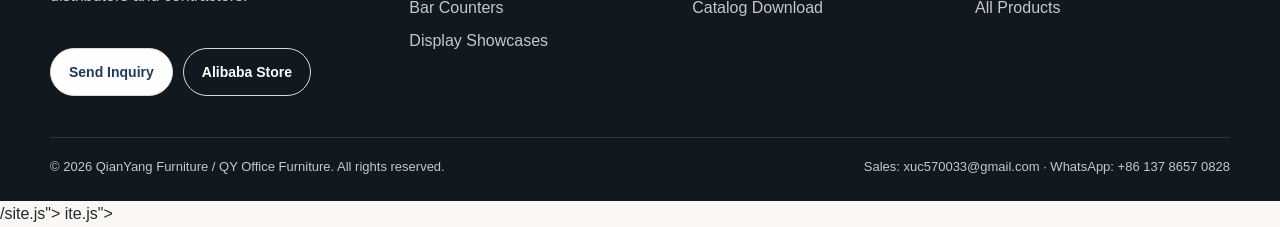
<file: projects.html>
<!doctype html>
<html lang="en">
<head>
  <meta charset="utf-8">
  <meta name="viewport" content="width=device-width, initial-scale=1">
  <title>Projects | QianYang Furniture</title>
  <meta name="description" content="Commercial furniture project gallery for reception desks, nurse stations, hotel fronts and display showcases.">
  <link rel="stylesheet" href="assets/css/styles.css">
</head>
<body>

  <div class="topbar"><div class="container"><span>Custom reception desks, nurse stations and commercial office furniture</span><span>OEM / ODM | Project Supply | Export Packaging</span></div></div>
  <header class="site-header">
    <div class="container navbar">
      <a class="logo" href="index.html"><span class="logo-mark">QY</span><span>QianYang Furniture<small>Commercial Furniture Manufacturer</small></span></a>
      <nav><ul class="nav-links" id="navLinks"><li><a href="index.html">Home</a></li><li><a href="products.html">Products</a></li><li><a href="solutions.html">Solutions</a></li><li><a href="customization.html">Customization</a></li><li><a href="projects.html">Projects</a></li><li><a href="factory.html">Factory</a></li><li><a href="catalog.html">Catalog</a></li><li><a href="contact.html">Contact</a></li></ul></nav>
      <div class="nav-actions"><a class="btn secondary" href="catalog.html">Download Catalog</a><a class="btn primary" href="contact.html">Request Quote</a></div>
      <button class="mobile-toggle" id="mobileToggle" aria-label="Open menu">☰</button>
    </div>
  </header>
<main>

<section class="page-hero"><div class="container"><div class="crumbs">Home / Projects</div><div class="section-title"><span class="eyebrow">Project Gallery</span><h1>Commercial furniture application gallery</h1><p>Real commercial furniture installations for office, clinic, hotel and retail projects.</p></div></div></section>
<section class="section"><div class="container"><div class="grid cols-4"><div class="card category-card"><img src="assets/images/project-office.svg" alt="Office lobby"><div class="card-body"><h3>Office Lobby Reception</h3><p>Custom reception counter with waiting area furniture.</p></div></div><div class="card category-card"><img src="assets/images/project-clinic.svg" alt="Clinic nurse station"><div class="card-body"><h3>Clinic Nurse Station</h3><p>Healthcare counter with document storage and privacy modules.</p></div></div><div class="card category-card"><img src="assets/images/project-hotel.svg" alt="Hotel lobby"><div class="card-body"><h3>Hotel Lobby Front Desk</h3><p>Premium front desk for hospitality and apartment projects.</p></div></div><div class="card category-card"><img src="assets/images/project-retail.svg" alt="Retail store"><div class="card-body"><h3>Retail Store Display</h3><p>Display showcase and cashier counter project solution.</p></div></div></div></div></section>
<section class="section alt"><div class="container two-col"><div class="section-title"><span class="eyebrow">Use Cases</span><h2>Project Information</h2><p>Each project can be customized by product size, material, finish, storage layout, branding and packing requirements.</p></div><div class="card"><div class="card-body"><h3>Suggested case format</h3><ul class="feature-list"><li>Project country and buyer type</li><li>Product category and quantity</li><li>Material, size and customization points</li><li>Packing and delivery details</li><li>Final installation photos</li></ul></div></div></div></section>

</main>

  <div class="float-contact"><a href="contact.html" title="Inquiry">✉</a><a href="https://qyofficefurniture.en.alibaba.com" target="_blank" rel="noopener" title="Alibaba">A</a></div>
  <footer class="footer">
    <div class="container">
      <div class="footer-grid">
        <div>
          <h3>QianYang Furniture</h3>
          <p>Custom reception desks, nurse stations, front desks, bar counters, display showcases and commercial office furniture for project buyers, distributors and contractors.</p>
          <div class="card-actions"><a class="btn secondary" href="contact.html">Send Inquiry</a><a class="btn ghost" style="color:#fff" href="https://qyofficefurniture.en.alibaba.com" target="_blank" rel="noopener">Alibaba Store</a></div>
        </div>
        <div><h4>Products</h4><a href="reception-desks.html">Reception Desks</a><a href="nurse-stations.html">Nurse Stations</a><a href="office-desks.html">Office Desks</a><a href="bar-counters.html">Bar Counters</a><a href="display-showcases.html">Display Showcases</a></div>
        <div><h4>Company</h4><a href="customization.html">Customization</a><a href="projects.html">Projects</a><a href="factory.html">Factory</a><a href="catalog.html">Catalog Download</a></div>
        <div><h4>Buyer Support</h4><a href="contact.html">Request Quotation</a><a href="solutions.html">Solutions</a><a href="custom-commercial-furniture.html">Custom Commercial Furniture</a><a href="products.html">All Products</a></div>
      </div>
      <div class="footer-bottom"><span>© 2026 QianYang Furniture / QY Office Furniture. All rights reserved.</span><span>Sales: <a href="mailto:xuc570033@gmail.com" style="display:inline;margin:0">xuc570033@gmail.com</a> · WhatsApp: <a href="https://wa.me/8613786570828" target="_blank" rel="noopener" style="display:inline;margin:0">+86 137 8657 0828</a></span></div>
    </div>
  </footer>
<script src="assets/js/site.js"></script>
</body>
</html>/site.js"></script>
</body>
</html>ite.js"></script>
</body>
</html>
</file>
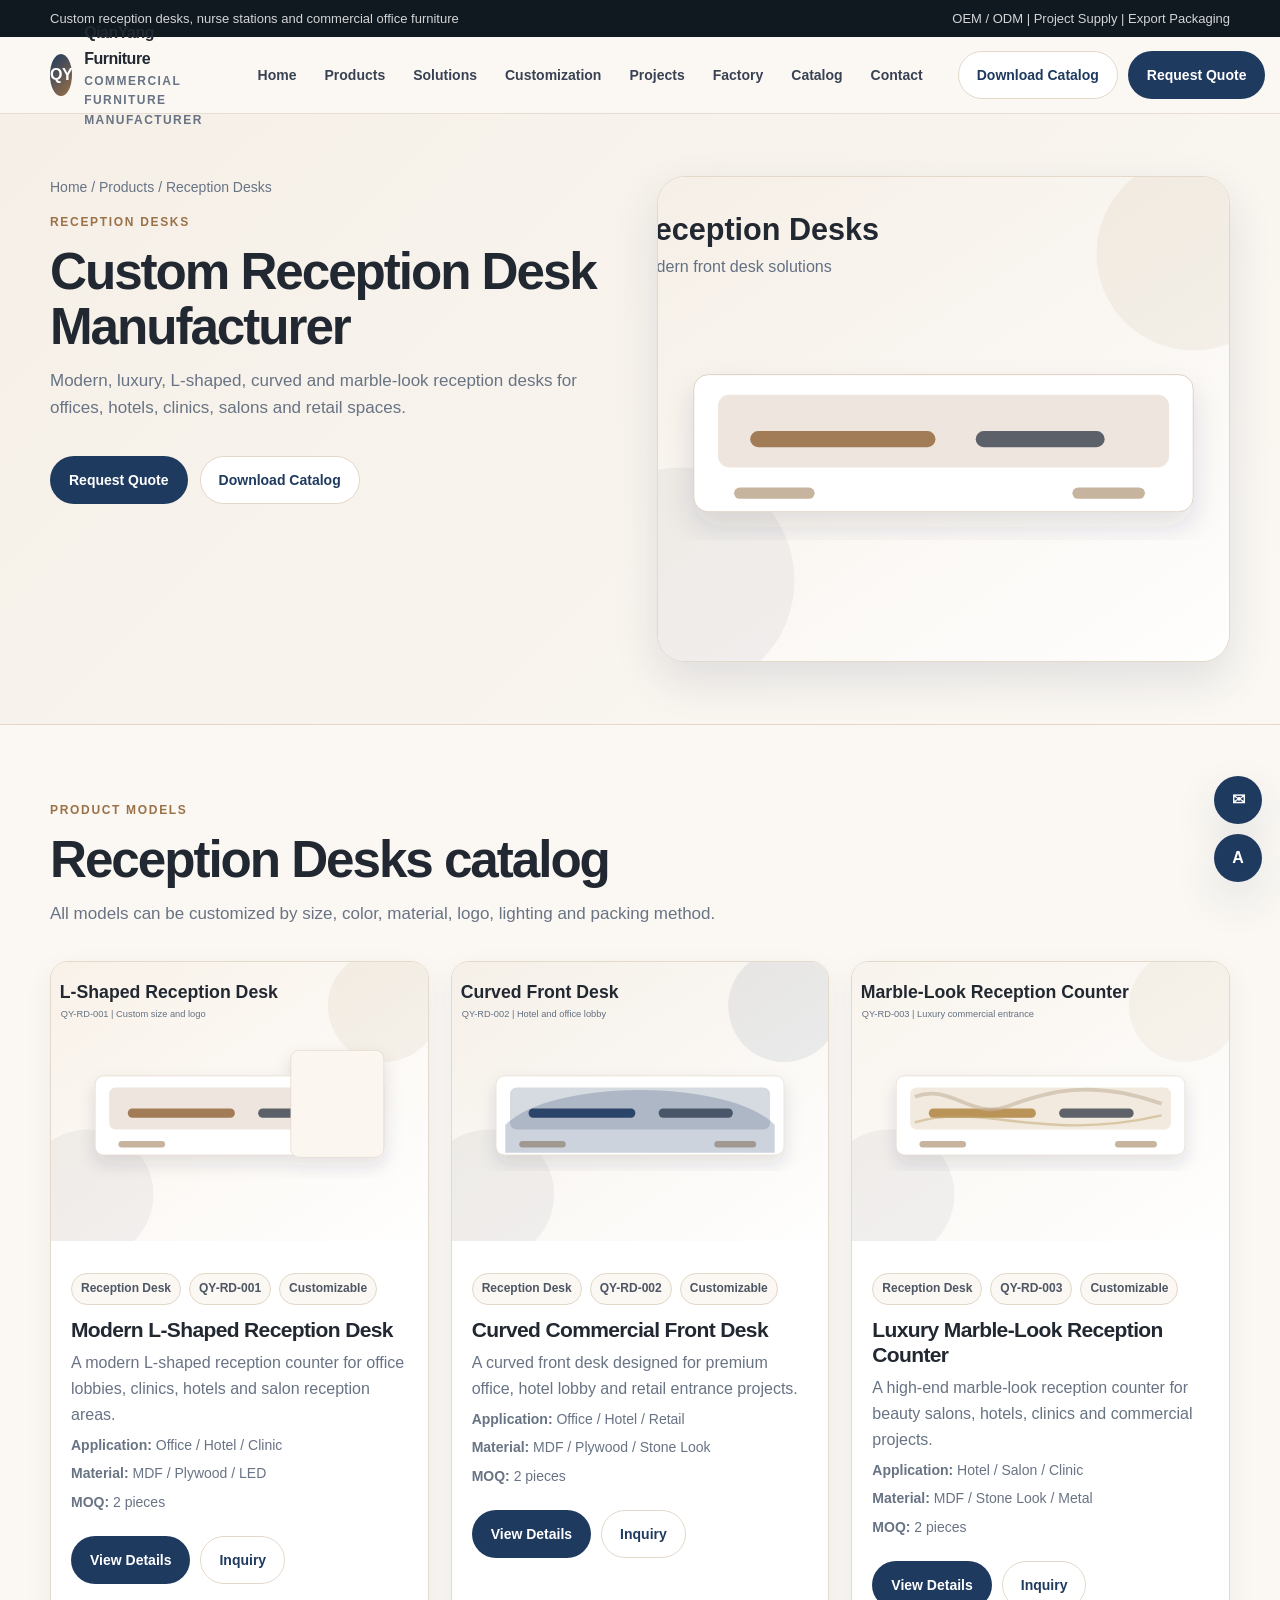
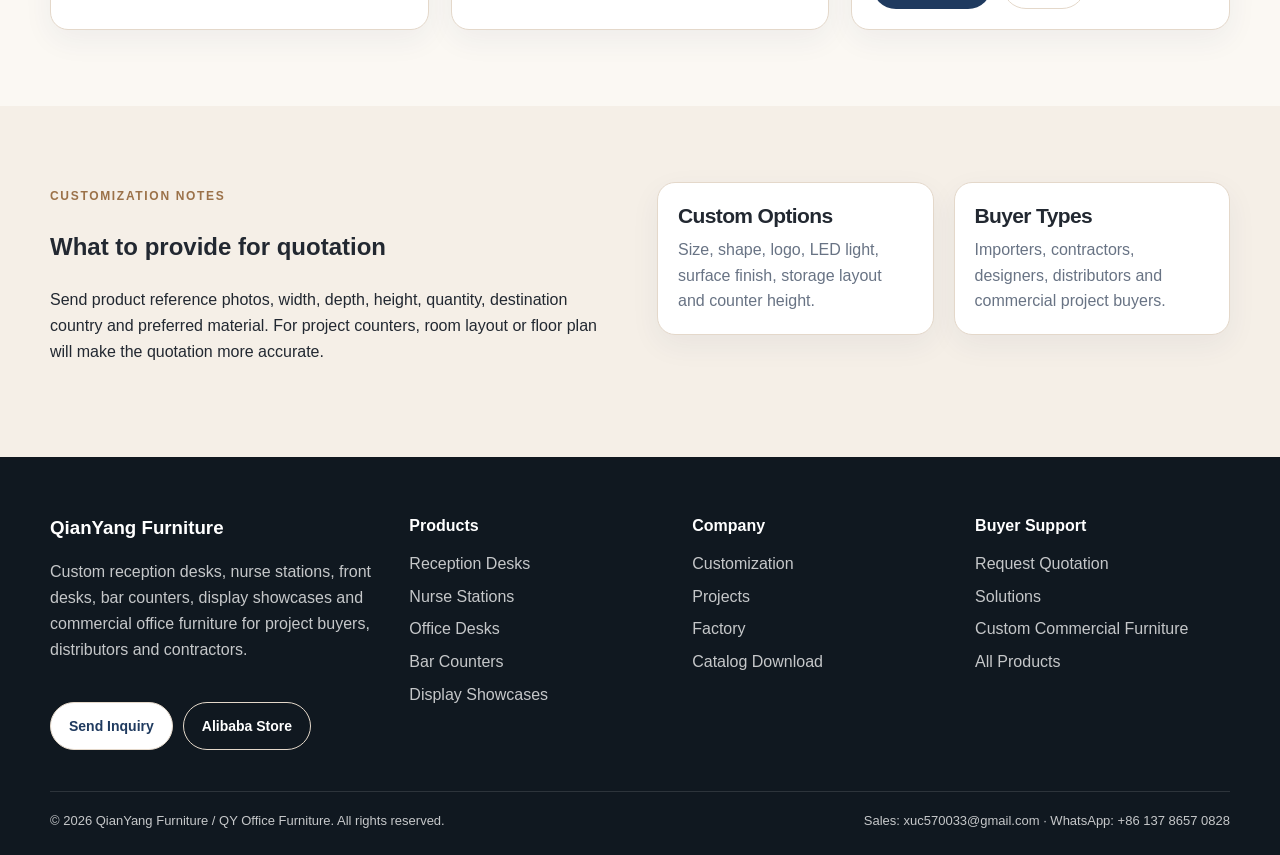
<file: reception-desks.html>
<!doctype html>
<html lang="en">
<head>
  <meta charset="utf-8">
  <meta name="viewport" content="width=device-width, initial-scale=1">
  <title>Reception Desks | QianYang Furniture</title>
  <meta name="description" content="Modern, luxury, L-shaped, curved and marble-look reception desks for offices, hotels, clinics, salons and retail spaces.">
  <link rel="stylesheet" href="assets/css/styles.css">
</head>
<body>

  <div class="topbar"><div class="container"><span>Custom reception desks, nurse stations and commercial office furniture</span><span>OEM / ODM | Project Supply | Export Packaging</span></div></div>
  <header class="site-header">
    <div class="container navbar">
      <a class="logo" href="index.html"><span class="logo-mark">QY</span><span>QianYang Furniture<small>Commercial Furniture Manufacturer</small></span></a>
      <nav><ul class="nav-links" id="navLinks"><li><a href="index.html">Home</a></li><li><a href="products.html">Products</a></li><li><a href="solutions.html">Solutions</a></li><li><a href="customization.html">Customization</a></li><li><a href="projects.html">Projects</a></li><li><a href="factory.html">Factory</a></li><li><a href="catalog.html">Catalog</a></li><li><a href="contact.html">Contact</a></li></ul></nav>
      <div class="nav-actions"><a class="btn secondary" href="catalog.html">Download Catalog</a><a class="btn primary" href="contact.html">Request Quote</a></div>
      <button class="mobile-toggle" id="mobileToggle" aria-label="Open menu">☰</button>
    </div>
  </header>
<main>

<section class="page-hero"><div class="container two-col"><div><div class="crumbs">Home / Products / Reception Desks</div><div class="section-title"><span class="eyebrow">Reception Desks</span><h1>Custom Reception Desk Manufacturer</h1><p>Modern, luxury, L-shaped, curved and marble-look reception desks for offices, hotels, clinics, salons and retail spaces.</p></div><div class="hero-actions"><a class="btn primary" href="contact.html?product=Reception Desks">Request Quote</a><a class="btn secondary" href="catalog.html">Download Catalog</a></div></div><div class="hero-card"><img src="assets/images/category-reception.svg" alt="Reception Desks"></div></div></section>
<section class="section"><div class="container"><div class="section-title"><span class="eyebrow">Product Models</span><h2>Reception Desks catalog</h2><p>All models can be customized by size, color, material, logo, lighting and packing method.</p></div><div id="productGrid" class="product-grid" data-category="Reception Desk"></div></div></section>
<section class="section alt"><div class="container two-col"><div><span class="eyebrow">Customization Notes</span><h2>What to provide for quotation</h2><p>Send product reference photos, width, depth, height, quantity, destination country and preferred material. For project counters, room layout or floor plan will make the quotation more accurate.</p></div><div class="grid cols-2"><div class="card"><div class="card-body"><h3>Custom Options</h3><p>Size, shape, logo, LED light, surface finish, storage layout and counter height.</p></div></div><div class="card"><div class="card-body"><h3>Buyer Types</h3><p>Importers, contractors, designers, distributors and commercial project buyers.</p></div></div></div></div></section>

</main>

  <div class="float-contact"><a href="contact.html" title="Inquiry">✉</a><a href="https://qyofficefurniture.en.alibaba.com" target="_blank" rel="noopener" title="Alibaba">A</a></div>
  <footer class="footer">
    <div class="container">
      <div class="footer-grid">
        <div>
          <h3>QianYang Furniture</h3>
          <p>Custom reception desks, nurse stations, front desks, bar counters, display showcases and commercial office furniture for project buyers, distributors and contractors.</p>
          <div class="card-actions"><a class="btn secondary" href="contact.html">Send Inquiry</a><a class="btn ghost" style="color:#fff" href="https://qyofficefurniture.en.alibaba.com" target="_blank" rel="noopener">Alibaba Store</a></div>
        </div>
        <div><h4>Products</h4><a href="reception-desks.html">Reception Desks</a><a href="nurse-stations.html">Nurse Stations</a><a href="office-desks.html">Office Desks</a><a href="bar-counters.html">Bar Counters</a><a href="display-showcases.html">Display Showcases</a></div>
        <div><h4>Company</h4><a href="customization.html">Customization</a><a href="projects.html">Projects</a><a href="factory.html">Factory</a><a href="catalog.html">Catalog Download</a></div>
        <div><h4>Buyer Support</h4><a href="contact.html">Request Quotation</a><a href="solutions.html">Solutions</a><a href="custom-commercial-furniture.html">Custom Commercial Furniture</a><a href="products.html">All Products</a></div>
      </div>
      <div class="footer-bottom"><span>© 2026 QianYang Furniture / QY Office Furniture. All rights reserved.</span><span>Sales: <a href="mailto:xuc570033@gmail.com" style="display:inline;margin:0">xuc570033@gmail.com</a> · WhatsApp: <a href="https://wa.me/8613786570828" target="_blank" rel="noopener" style="display:inline;margin:0">+86 137 8657 0828</a></span></div>
    </div>
  </footer>
<script src="assets/js/site.js"></script>
</body>
</html>
</file>
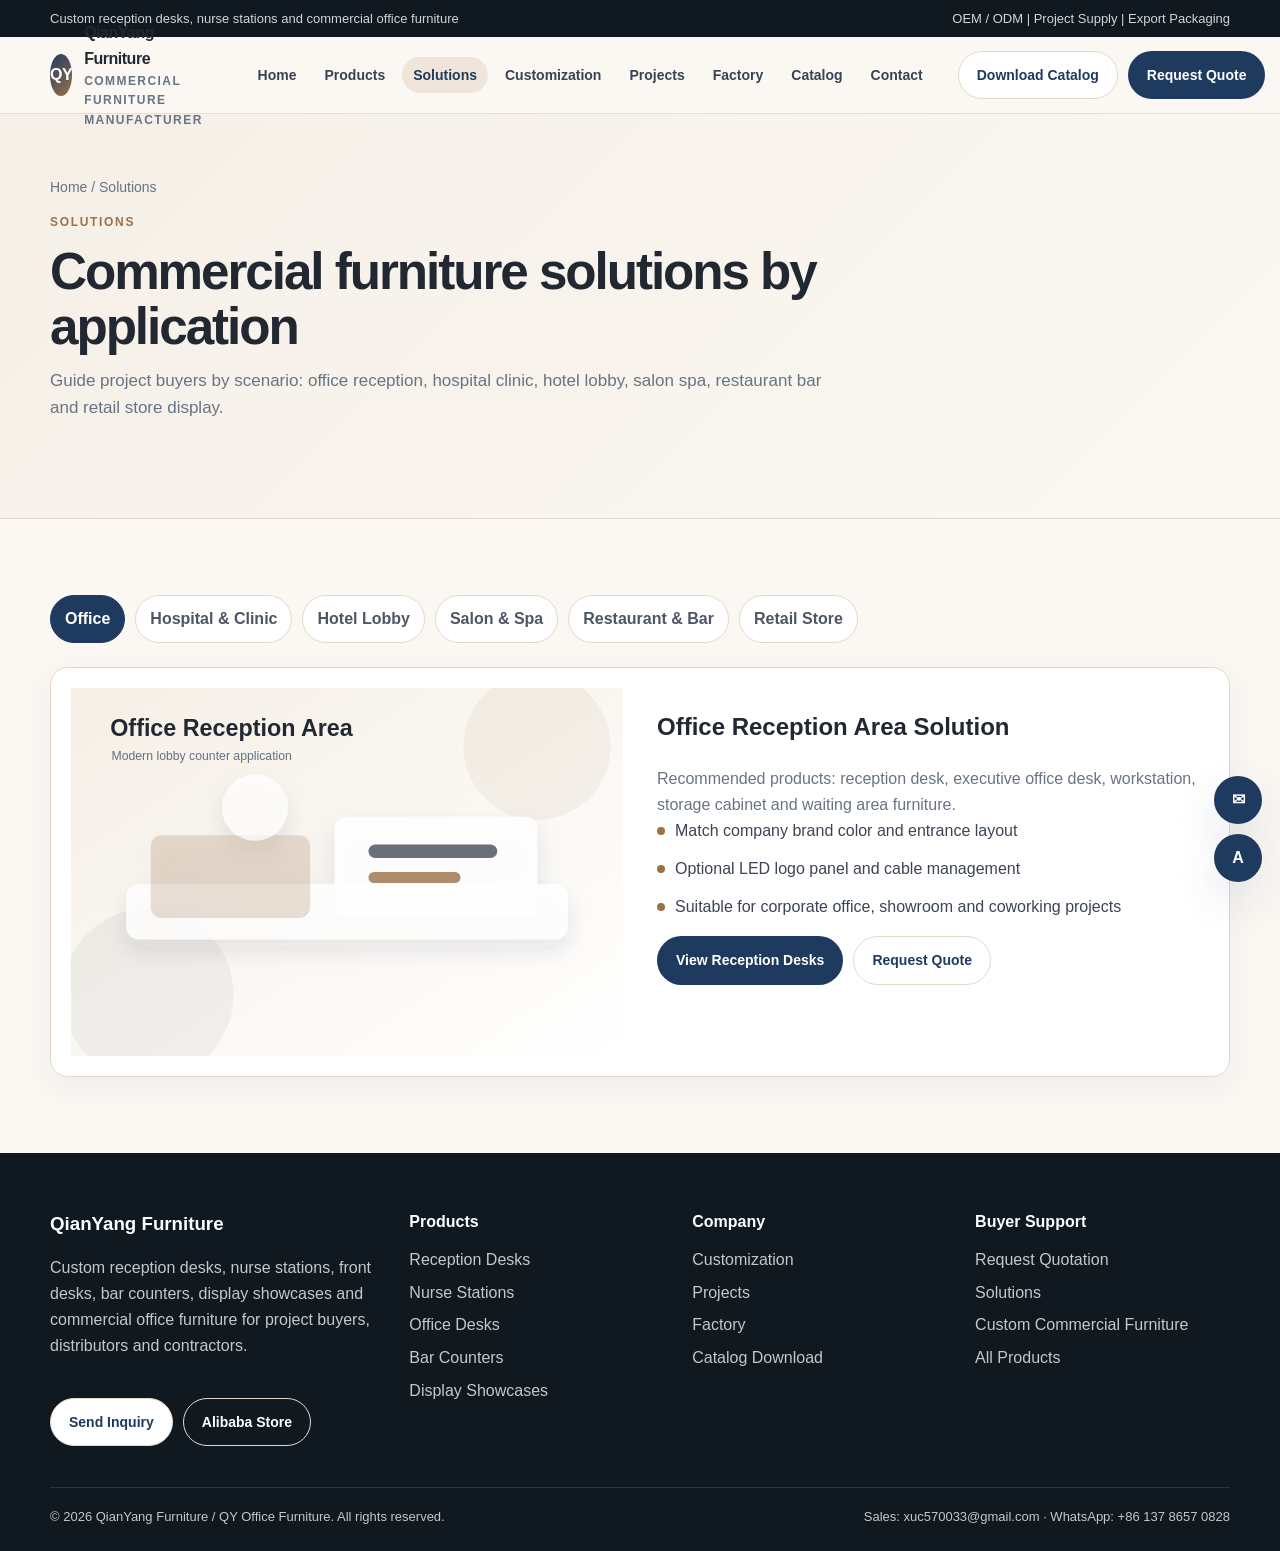
<file: solutions.html>
<!doctype html>
<html lang="en">
<head>
  <meta charset="utf-8">
  <meta name="viewport" content="width=device-width, initial-scale=1">
  <title>Solutions | QianYang Furniture</title>
  <meta name="description" content="Application-based B2B commercial furniture solutions for office, healthcare, hotel, salon, restaurant and retail projects.">
  <link rel="stylesheet" href="assets/css/styles.css">
</head>
<body>

  <div class="topbar"><div class="container"><span>Custom reception desks, nurse stations and commercial office furniture</span><span>OEM / ODM | Project Supply | Export Packaging</span></div></div>
  <header class="site-header">
    <div class="container navbar">
      <a class="logo" href="index.html"><span class="logo-mark">QY</span><span>QianYang Furniture<small>Commercial Furniture Manufacturer</small></span></a>
      <nav><ul class="nav-links" id="navLinks"><li><a href="index.html">Home</a></li><li><a href="products.html">Products</a></li><li><a href="solutions.html">Solutions</a></li><li><a href="customization.html">Customization</a></li><li><a href="projects.html">Projects</a></li><li><a href="factory.html">Factory</a></li><li><a href="catalog.html">Catalog</a></li><li><a href="contact.html">Contact</a></li></ul></nav>
      <div class="nav-actions"><a class="btn secondary" href="catalog.html">Download Catalog</a><a class="btn primary" href="contact.html">Request Quote</a></div>
      <button class="mobile-toggle" id="mobileToggle" aria-label="Open menu">☰</button>
    </div>
  </header>
<main>

<section class="page-hero"><div class="container"><div class="crumbs">Home / Solutions</div><div class="section-title"><span class="eyebrow">Solutions</span><h1>Commercial furniture solutions by application</h1><p>Guide project buyers by scenario: office reception, hospital clinic, hotel lobby, salon spa, restaurant bar and retail store display.</p></div></div></section>
<section class="section"><div class="container">
  <div class="tabs"><button class="tab active" data-solution="office">Office</button><button class="tab" data-solution="healthcare">Hospital & Clinic</button><button class="tab" data-solution="hotel">Hotel Lobby</button><button class="tab" data-solution="salon">Salon & Spa</button><button class="tab" data-solution="restaurant">Restaurant & Bar</button><button class="tab" data-solution="retail">Retail Store</button></div>
  <div class="card" data-solution-panel="office"><div class="two-col card-body"><img src="assets/images/scene-office-reception.svg" alt="Office reception solution"><div><h2>Office Reception Area Solution</h2><p>Recommended products: reception desk, executive office desk, workstation, storage cabinet and waiting area furniture.</p><ul class="feature-list"><li>Match company brand color and entrance layout</li><li>Optional LED logo panel and cable management</li><li>Suitable for corporate office, showroom and coworking projects</li></ul><div class="card-actions"><a class="btn primary" href="reception-desks.html">View Reception Desks</a><a class="btn secondary" href="contact.html?product=Office Reception Solution">Request Quote</a></div></div></div></div>
  <div class="card" data-solution-panel="healthcare" style="display:none"><div class="two-col card-body"><img src="assets/images/scene-clinic-nurse.svg" alt="Hospital and clinic solution"><div><h2>Hospital & Clinic Furniture Solution</h2><p>Recommended products: nurse station, clinic reception desk, medical front counter and document storage modules.</p><ul class="feature-list"><li>Workflow-focused counter layout</li><li>Privacy screen and storage options</li><li>Suitable for hospital wards, dental clinics and medical beauty centers</li></ul><div class="card-actions"><a class="btn primary" href="nurse-stations.html">View Nurse Stations</a><a class="btn secondary" href="contact.html?product=Hospital Clinic Solution">Request Quote</a></div></div></div></div>
  <div class="card" data-solution-panel="hotel" style="display:none"><div class="two-col card-body"><img src="assets/images/scene-hotel-lobby.svg" alt="Hotel lobby solution"><div><h2>Hotel Lobby Front Desk Solution</h2><p>Recommended products: hotel front desk, concierge counter, storage cabinet and lobby display furniture.</p><ul class="feature-list"><li>Premium front panel and logo design</li><li>Custom counter length and back storage</li><li>Suitable for hotels, apartments and commercial lobbies</li></ul><div class="card-actions"><a class="btn primary" href="reception-desks.html">View Front Desks</a><a class="btn secondary" href="contact.html?product=Hotel Lobby Solution">Request Quote</a></div></div></div></div>
  <div class="card" data-solution-panel="salon" style="display:none"><div class="two-col card-body"><img src="assets/images/scene-salon-reception.svg" alt="Salon and spa solution"><div><h2>Salon & Spa Reception Solution</h2><p>Recommended products: salon reception desk, cashier counter, display cabinet and storage furniture.</p><ul class="feature-list"><li>Marble-look, gold trim or minimalist designs</li><li>Logo, LED and POS position available</li><li>Suitable for beauty salons, spas and nail salons</li></ul><div class="card-actions"><a class="btn primary" href="reception-desks.html">View Salon Desks</a><a class="btn secondary" href="contact.html?product=Salon Spa Solution">Request Quote</a></div></div></div></div>
  <div class="card" data-solution-panel="restaurant" style="display:none"><div class="two-col card-body"><img src="assets/images/scene-restaurant-bar.svg" alt="Restaurant and bar solution"><div><h2>Restaurant & Bar Counter Solution</h2><p>Recommended products: bar counter, coffee shop cashier counter, service counter and back bar shelves.</p><ul class="feature-list"><li>Front counter plus back bar design</li><li>Bottle shelf, cashier position and lighting options</li><li>Suitable for restaurants, cafes, bakeries and hotel bars</li></ul><div class="card-actions"><a class="btn primary" href="bar-counters.html">View Bar Counters</a><a class="btn secondary" href="contact.html?product=Restaurant Bar Solution">Request Quote</a></div></div></div></div>
  <div class="card" data-solution-panel="retail" style="display:none"><div class="two-col card-body"><img src="assets/images/scene-retail-showcase.svg" alt="Retail store solution"><div><h2>Retail Store Display Solution</h2><p>Recommended products: glass display showcases, cosmetic display cabinets, retail display shelves and cashier counters.</p><ul class="feature-list"><li>Tempered glass and LED lighting options</li><li>Brand color, logo and shelf layout customization</li><li>Suitable for jewelry, cosmetics, showroom and mall retail stores</li></ul><div class="card-actions"><a class="btn primary" href="display-showcases.html">View Showcases</a><a class="btn secondary" href="contact.html?product=Retail Display Solution">Request Quote</a></div></div></div></div>
</div></section>

</main>

  <div class="float-contact"><a href="contact.html" title="Inquiry">✉</a><a href="https://qyofficefurniture.en.alibaba.com" target="_blank" rel="noopener" title="Alibaba">A</a></div>
  <footer class="footer">
    <div class="container">
      <div class="footer-grid">
        <div>
          <h3>QianYang Furniture</h3>
          <p>Custom reception desks, nurse stations, front desks, bar counters, display showcases and commercial office furniture for project buyers, distributors and contractors.</p>
          <div class="card-actions"><a class="btn secondary" href="contact.html">Send Inquiry</a><a class="btn ghost" style="color:#fff" href="https://qyofficefurniture.en.alibaba.com" target="_blank" rel="noopener">Alibaba Store</a></div>
        </div>
        <div><h4>Products</h4><a href="reception-desks.html">Reception Desks</a><a href="nurse-stations.html">Nurse Stations</a><a href="office-desks.html">Office Desks</a><a href="bar-counters.html">Bar Counters</a><a href="display-showcases.html">Display Showcases</a></div>
        <div><h4>Company</h4><a href="customization.html">Customization</a><a href="projects.html">Projects</a><a href="factory.html">Factory</a><a href="catalog.html">Catalog Download</a></div>
        <div><h4>Buyer Support</h4><a href="contact.html">Request Quotation</a><a href="solutions.html">Solutions</a><a href="custom-commercial-furniture.html">Custom Commercial Furniture</a><a href="products.html">All Products</a></div>
      </div>
      <div class="footer-bottom"><span>© 2026 QianYang Furniture / QY Office Furniture. All rights reserved.</span><span>Sales: <a href="mailto:xuc570033@gmail.com" style="display:inline;margin:0">xuc570033@gmail.com</a> · WhatsApp: <a href="https://wa.me/8613786570828" target="_blank" rel="noopener" style="display:inline;margin:0">+86 137 8657 0828</a></span></div>
    </div>
  </footer>
<script src="assets/js/site.js"></script>
</body>
</html>
</file>
<file: assets/css/styles.css>
:root {
  --paper: #f5efe7;
  --paper-2: #fbf8f3;
  --ink: #222831;
  --muted: #687384;
  --line: #e4d8ca;
  --navy: #1f3a5f;
  --wood: #9b7148;
  --gold: #b48a4a;
  --dark: #101820;
  --white: #ffffff;
  --shadow: 0 18px 45px rgba(31, 58, 95, 0.12);
  --radius-xl: 28px;
  --radius-lg: 18px;
  --radius-md: 12px;
  --container: 1180px;
}
* { box-sizing: border-box; }
html { scroll-behavior: smooth; }
body {
  margin: 0;
  font-family: Inter, Arial, Helvetica, sans-serif;
  color: var(--ink);
  background: var(--paper-2);
  line-height: 1.62;
}
a { color: inherit; text-decoration: none; }
img { max-width: 100%; display: block; }
button, input, select, textarea { font: inherit; }
.container { width: min(var(--container), calc(100% - 40px)); margin: 0 auto; }
.eyebrow { letter-spacing: .14em; text-transform: uppercase; font-size: 12px; font-weight: 800; color: var(--wood); }
.section { padding: 76px 0; }
.section.alt { background: var(--paper); }
.section-title { display: grid; gap: 12px; max-width: 780px; margin-bottom: 34px; }
.section-title h2, .section-title h1 { margin: 0; font-size: clamp(32px, 4vw, 54px); line-height: 1.08; letter-spacing: -0.04em; }
.section-title p { margin: 0; color: var(--muted); font-size: 17px; }
.topbar {
  background: var(--dark);
  color: rgba(255,255,255,.82);
  font-size: 13px;
}
.topbar .container { display: flex; justify-content: space-between; gap: 20px; padding: 8px 0; }
.site-header {
  position: sticky; top: 0; z-index: 50;
  background: rgba(251,248,243,.92);
  backdrop-filter: blur(16px);
  border-bottom: 1px solid rgba(228,216,202,.8);
}
.navbar { height: 76px; display: flex; align-items: center; justify-content: space-between; gap: 24px; }
.logo { display: flex; align-items: center; gap: 12px; font-weight: 900; letter-spacing: -0.03em; }
.logo-mark { width: 42px; height: 42px; border-radius: 50%; background: linear-gradient(135deg, var(--navy), var(--wood)); display: grid; place-items: center; color: white; font-weight: 900; }
.logo small { display: block; font-size: 12px; color: var(--muted); font-weight: 700; letter-spacing: .12em; text-transform: uppercase; }
.nav-links { display: flex; align-items: center; gap: 6px; list-style: none; margin: 0; padding: 0; }
.nav-links a { padding: 10px 11px; border-radius: 999px; font-size: 14px; font-weight: 700; color: #394252; }
.nav-links a:hover, .nav-links a.active { background: #efe5da; color: var(--navy); }
.nav-actions { display: flex; gap: 10px; align-items: center; }
.mobile-toggle { display: none; border: 0; background: var(--navy); color: #fff; width: 42px; height: 42px; border-radius: 999px; }
.btn { display: inline-flex; align-items: center; justify-content: center; gap: 8px; border: 1px solid transparent; border-radius: 999px; padding: 12px 18px; font-weight: 800; font-size: 14px; cursor: pointer; transition: .2s ease; white-space: nowrap; }
.btn.primary { background: var(--navy); color: #fff; }
.btn.primary:hover { background: #152842; transform: translateY(-1px); }
.btn.secondary { background: #fff; color: var(--navy); border-color: var(--line); }
.btn.secondary:hover { border-color: var(--wood); transform: translateY(-1px); }
.btn.dark { background: var(--dark); color: #fff; }
.btn.ghost { color: var(--navy); background: transparent; border-color: var(--line); }
.hero { padding: 66px 0 80px; background: radial-gradient(circle at 70% 18%, rgba(180,138,74,.16), transparent 28%), linear-gradient(180deg, var(--paper-2), var(--paper)); }
.hero-grid { display: grid; grid-template-columns: minmax(0, 1.05fr) minmax(360px, .95fr); gap: 44px; align-items: center; }
.hero h1 { margin: 12px 0 18px; font-size: clamp(42px, 6vw, 78px); line-height: .97; letter-spacing: -0.06em; }
.hero p { color: var(--muted); font-size: 18px; max-width: 670px; margin: 0 0 26px; }
.hero-actions { display: flex; flex-wrap: wrap; gap: 12px; margin: 28px 0; }
.hero-card { position: relative; border-radius: var(--radius-xl); overflow: hidden; box-shadow: var(--shadow); background: white; border: 1px solid var(--line); }
.hero-card img { aspect-ratio: 1.18; object-fit: cover; width: 100%; }
.hero-stats { display: grid; grid-template-columns: repeat(3, 1fr); gap: 12px; margin-top: 30px; max-width: 700px; }
.stat { background: rgba(255,255,255,.7); border: 1px solid var(--line); border-radius: 18px; padding: 16px; }
.stat strong { display: block; font-size: 24px; letter-spacing: -0.04em; }
.stat span { color: var(--muted); font-size: 13px; font-weight: 700; }
.grid { display: grid; gap: 20px; }
.grid.cols-2 { grid-template-columns: repeat(2, minmax(0, 1fr)); }
.grid.cols-3 { grid-template-columns: repeat(3, minmax(0, 1fr)); }
.grid.cols-4 { grid-template-columns: repeat(4, minmax(0, 1fr)); }
.card { background: #fff; border: 1px solid var(--line); border-radius: var(--radius-lg); box-shadow: 0 10px 30px rgba(31,58,95,.06); overflow: hidden; }
.card-body { padding: 20px; }
.card h3 { margin: 0 0 8px; font-size: 21px; line-height: 1.2; letter-spacing: -0.03em; }
.card p { margin: 0; color: var(--muted); }
.category-card img { aspect-ratio: 1.45; object-fit: cover; }
.category-card .card-body { display: grid; gap: 10px; }
.product-grid { display: grid; grid-template-columns: repeat(3, minmax(0, 1fr)); gap: 22px; }
.product-card { display: flex; flex-direction: column; }
.product-card img { aspect-ratio: 1.35; object-fit: cover; background: var(--paper); }
.product-card .meta { display: flex; flex-wrap: wrap; gap: 8px; margin: 12px 0; }
.badge { display: inline-flex; align-items: center; gap: 6px; border: 1px solid #e3d7c8; background: #fbf7f2; color: #4d5664; border-radius: 999px; padding: 5px 9px; font-size: 12px; font-weight: 800; }
.product-card .spec-line { color: var(--muted); font-size: 14px; margin: 6px 0; }
.card-actions { display: flex; gap: 10px; flex-wrap: wrap; margin-top: auto; padding-top: 16px; }
.feature-list { display: grid; gap: 12px; margin: 0; padding: 0; list-style: none; }
.feature-list li { display: flex; gap: 10px; align-items: flex-start; color: #3b4553; }
.feature-list li:before { content: ''; width: 8px; height: 8px; border-radius: 50%; background: var(--wood); margin-top: 9px; flex: 0 0 8px; }
.process { counter-reset: step; }
.step { position: relative; padding: 24px; }
.step:before { counter-increment: step; content: counter(step); width: 42px; height: 42px; border-radius: 50%; background: var(--navy); color: #fff; display: grid; place-items: center; font-weight: 900; margin-bottom: 18px; }
.filter-panel { background: #fff; border: 1px solid var(--line); border-radius: var(--radius-lg); padding: 18px; margin-bottom: 24px; display: grid; grid-template-columns: 1.4fr repeat(3, 1fr) auto; gap: 12px; align-items: end; }
.field { display: grid; gap: 7px; }
.field label { font-size: 12px; font-weight: 900; color: #4d5664; text-transform: uppercase; letter-spacing: .08em; }
.field input, .field select, .field textarea { width: 100%; border: 1px solid #dacbbb; border-radius: 12px; padding: 12px 13px; background: #fff; color: var(--ink); }
.field textarea { min-height: 130px; resize: vertical; }
.page-hero { padding: 62px 0; background: linear-gradient(135deg, var(--paper), var(--paper-2)); border-bottom: 1px solid var(--line); }
.page-hero .crumbs { color: var(--muted); font-size: 14px; margin-bottom: 14px; }
.two-col { display: grid; grid-template-columns: 1fr 1fr; gap: 34px; align-items: start; }
.kpi-row { display: grid; grid-template-columns: repeat(4, 1fr); gap: 16px; margin-top: 26px; }
.kpi { border: 1px solid var(--line); background: #fff; border-radius: 16px; padding: 18px; }
.kpi strong { display: block; font-size: 26px; color: var(--navy); letter-spacing: -0.04em; }
.kpi span { color: var(--muted); font-size: 13px; font-weight: 700; }
.detail-gallery { display: grid; gap: 14px; }
.detail-gallery .main-img { border-radius: 24px; overflow: hidden; border: 1px solid var(--line); box-shadow: var(--shadow); }
.thumb-row { display: grid; grid-template-columns: repeat(3, 1fr); gap: 12px; }
.thumb-row img { border-radius: 16px; border: 1px solid var(--line); cursor: pointer; }
.product-detail-panel { background: #fff; border: 1px solid var(--line); border-radius: 24px; padding: 28px; box-shadow: var(--shadow); }
.product-detail-panel h1 { margin: 8px 0 10px; font-size: clamp(32px, 4vw, 52px); line-height: 1; letter-spacing: -0.05em; }
.spec-table { width: 100%; border-collapse: collapse; background: #fff; border: 1px solid var(--line); border-radius: 18px; overflow: hidden; }
.spec-table th, .spec-table td { text-align: left; border-bottom: 1px solid var(--line); padding: 13px 16px; vertical-align: top; }
.spec-table th { width: 220px; background: #fbf6ef; color: #36404e; }
.spec-table tr:last-child th, .spec-table tr:last-child td { border-bottom: 0; }
.inquiry-box { background: var(--navy); color: #fff; border-radius: 26px; padding: 34px; }
.inquiry-box p { color: rgba(255,255,255,.72); }
.inquiry-box .field label { color: rgba(255,255,255,.82); }
.inquiry-box .field input, .inquiry-box .field select, .inquiry-box .field textarea { background: rgba(255,255,255,.97); border-color: rgba(255,255,255,.4); }
.form-grid { display: grid; grid-template-columns: repeat(2, 1fr); gap: 14px; }
.form-grid .full { grid-column: 1 / -1; }
.note { font-size: 13px; color: var(--muted); }
.inquiry-box .note { color: rgba(255,255,255,.65); }
.footer { background: var(--dark); color: rgba(255,255,255,.76); padding: 56px 0 24px; }
.footer-grid { display: grid; grid-template-columns: 1.3fr repeat(3, 1fr); gap: 28px; }
.footer h3, .footer h4 { color: #fff; margin: 0 0 12px; }
.footer a { color: rgba(255,255,255,.76); display: block; margin: 7px 0; }
.footer-bottom { border-top: 1px solid rgba(255,255,255,.12); margin-top: 34px; padding-top: 18px; display: flex; justify-content: space-between; gap: 18px; flex-wrap: wrap; font-size: 13px; }
.float-contact { position: fixed; right: 18px; bottom: 18px; display: grid; gap: 10px; z-index: 45; }
.float-contact a { width: 48px; height: 48px; border-radius: 999px; display: grid; place-items: center; background: var(--navy); color: #fff; box-shadow: var(--shadow); font-weight: 900; }
.tabs { display: flex; flex-wrap: wrap; gap: 10px; margin-bottom: 24px; }
.tab { border: 1px solid var(--line); background: #fff; border-radius: 999px; padding: 10px 14px; font-weight: 800; color: #4d5664; }
.tab.active { background: var(--navy); color: #fff; border-color: var(--navy); }
.alert { padding: 14px 16px; border-radius: 14px; background: #f8efe3; border: 1px solid #e8d5bd; color: #57412a; display: none; margin-top: 12px; }
.alert.show { display: block; }
@media (max-width: 1080px) {
  .nav-actions { display: none; }
  .nav-links { position: absolute; left: 20px; right: 20px; top: 78px; display: none; flex-direction: column; align-items: stretch; background: #fff; border: 1px solid var(--line); border-radius: 18px; padding: 12px; box-shadow: var(--shadow); }
  .nav-links.open { display: flex; }
  .nav-links a { border-radius: 12px; }
  .mobile-toggle { display: grid; place-items: center; }
  .hero-grid, .two-col { grid-template-columns: 1fr; }
  .grid.cols-4, .grid.cols-3 { grid-template-columns: repeat(2, minmax(0, 1fr)); }
  .product-grid { grid-template-columns: repeat(2, minmax(0, 1fr)); }
  .filter-panel { grid-template-columns: repeat(2, 1fr); }
  .footer-grid { grid-template-columns: repeat(2, 1fr); }
}
@media (max-width: 720px) {
  .container { width: min(100% - 28px, var(--container)); }
  .topbar .container { flex-direction: column; gap: 4px; }
  .hero { padding-top: 40px; }
  .hero-grid { gap: 28px; }
  .hero-stats, .kpi-row, .grid.cols-2, .grid.cols-3, .grid.cols-4, .product-grid, .filter-panel, .form-grid, .footer-grid { grid-template-columns: 1fr; }
  .section { padding: 54px 0; }
  .thumb-row { grid-template-columns: 1fr; }
  .float-contact { display: none; }
}
</file>
